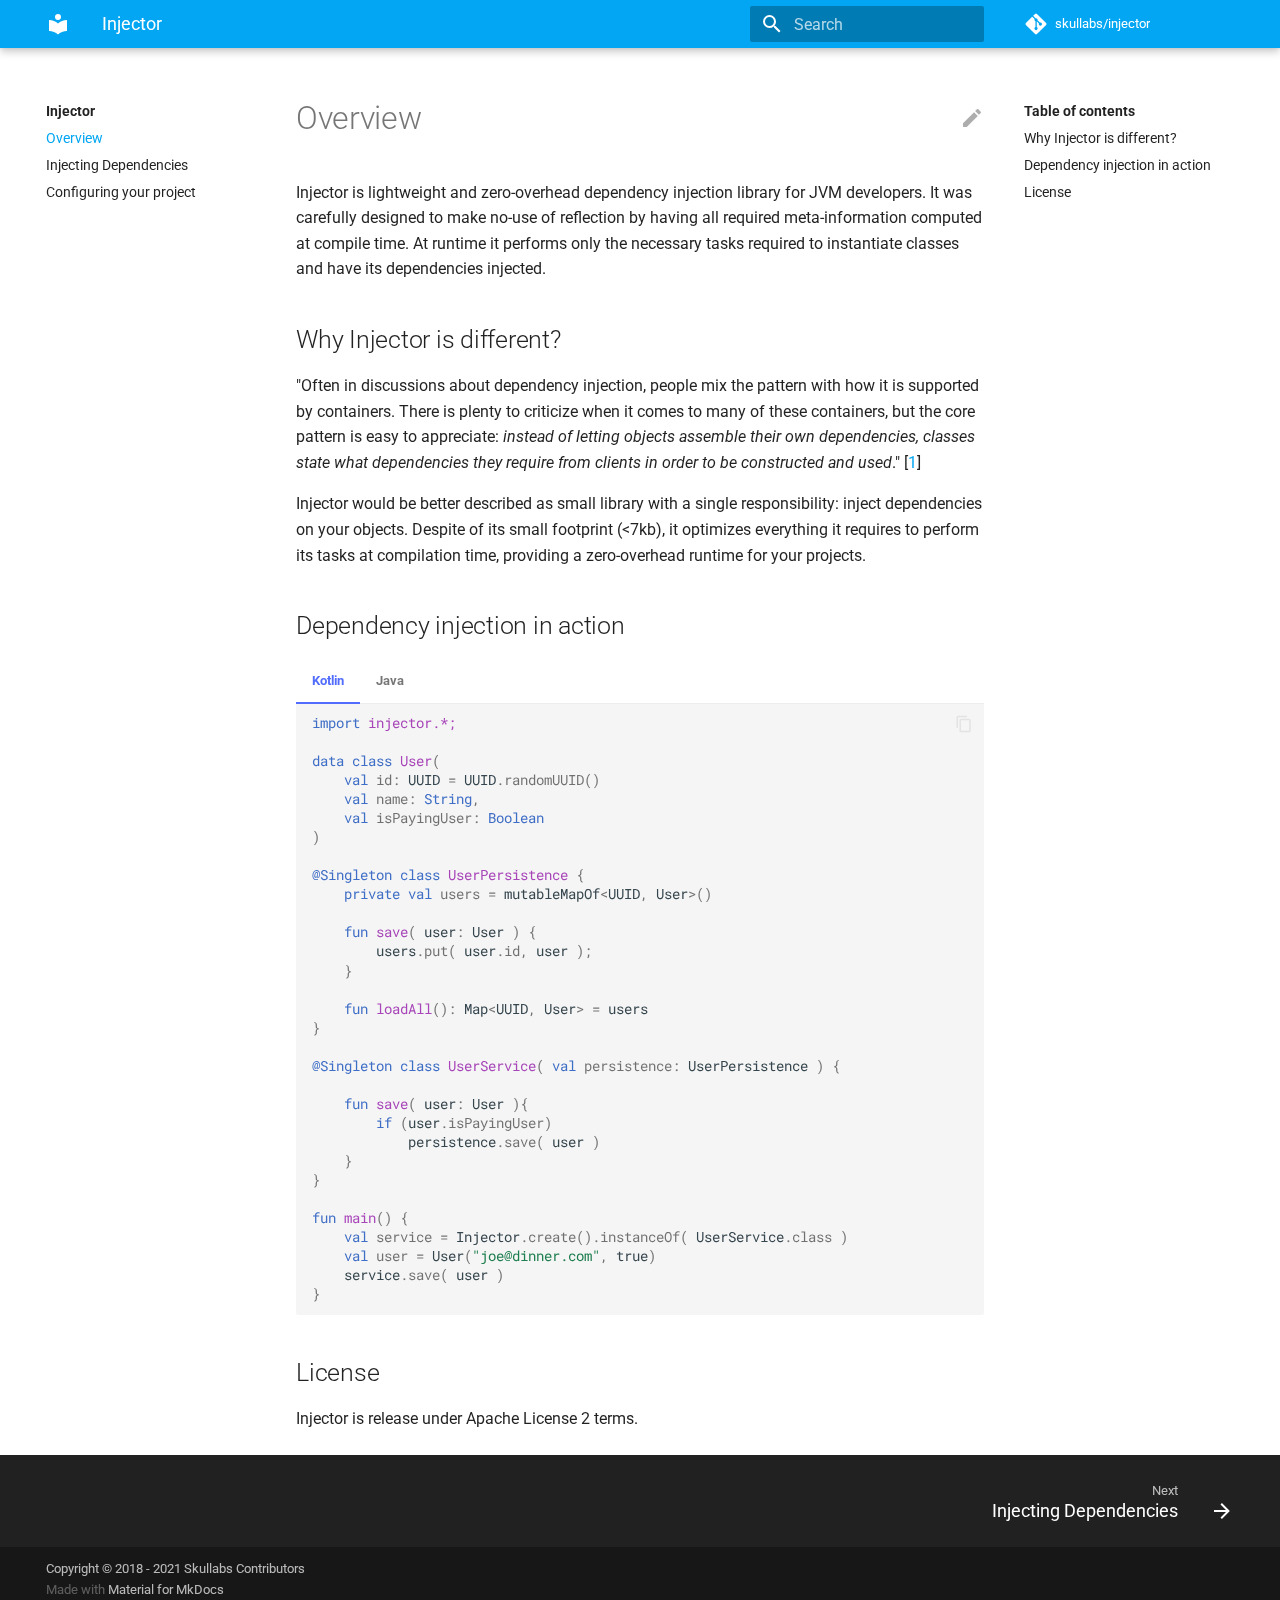
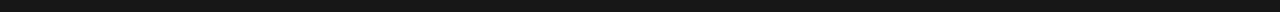
<file: docs/index.html>
<!doctype html>
<html lang="en" class="no-js">
  <head>
    
      <meta charset="utf-8">
      <meta name="viewport" content="width=device-width,initial-scale=1">
      
        <meta name="description" content="Zero-overhead and minimalist dependency injection library">
      
      
      
        <meta name="author" content="Skullabs Contributors">
      
      
        <link rel="canonical" href="https://skullabs.github.io/injector/">
      
      <link rel="icon" href="assets/images/favicon.png">
      <meta name="generator" content="mkdocs-1.2.1, mkdocs-material-7.1.9">
    
    
      
        <title>Injector</title>
      
    
    
      <link rel="stylesheet" href="assets/stylesheets/main.ca7ac06f.min.css">
      
        
        <link rel="stylesheet" href="assets/stylesheets/palette.f1a3b89f.min.css">
        
          
          
          <meta name="theme-color" content="#02a6f2">
        
      
    
    
    
      
        
        <link rel="preconnect" href="https://fonts.gstatic.com" crossorigin>
        <link rel="stylesheet" href="https://fonts.googleapis.com/css?family=Roboto:300,400,400i,700%7CRoboto+Mono&display=fallback">
        <style>:root{--md-text-font-family:"Roboto";--md-code-font-family:"Roboto Mono"}</style>
      
    
    
    
      <link rel="stylesheet" href="custom.css">
    
    
      


    
    
  </head>
  
  
    
    
    
    
    
    <body dir="ltr" data-md-color-scheme="" data-md-color-primary="light-blue" data-md-color-accent="blue-grey">
  
    
    <script>function __prefix(e){return new URL(".",location).pathname+"."+e}function __get(e,t=localStorage){return JSON.parse(t.getItem(__prefix(e)))}</script>
    
    <input class="md-toggle" data-md-toggle="drawer" type="checkbox" id="__drawer" autocomplete="off">
    <input class="md-toggle" data-md-toggle="search" type="checkbox" id="__search" autocomplete="off">
    <label class="md-overlay" for="__drawer"></label>
    <div data-md-component="skip">
      
        
        <a href="#overview" class="md-skip">
          Skip to content
        </a>
      
    </div>
    <div data-md-component="announce">
      
    </div>
    
      <header class="md-header" data-md-component="header">
  <nav class="md-header__inner md-grid" aria-label="Header">
    <a href="." title="Injector" class="md-header__button md-logo" aria-label="Injector" data-md-component="logo">
      
  
  <svg xmlns="http://www.w3.org/2000/svg" viewBox="0 0 24 24"><path d="M12 8a3 3 0 0 0 3-3 3 3 0 0 0-3-3 3 3 0 0 0-3 3 3 3 0 0 0 3 3m0 3.54C9.64 9.35 6.5 8 3 8v11c3.5 0 6.64 1.35 9 3.54 2.36-2.19 5.5-3.54 9-3.54V8c-3.5 0-6.64 1.35-9 3.54z"/></svg>

    </a>
    <label class="md-header__button md-icon" for="__drawer">
      <svg xmlns="http://www.w3.org/2000/svg" viewBox="0 0 24 24"><path d="M3 6h18v2H3V6m0 5h18v2H3v-2m0 5h18v2H3v-2z"/></svg>
    </label>
    <div class="md-header__title" data-md-component="header-title">
      <div class="md-header__ellipsis">
        <div class="md-header__topic">
          <span class="md-ellipsis">
            Injector
          </span>
        </div>
        <div class="md-header__topic" data-md-component="header-topic">
          <span class="md-ellipsis">
            
              Overview
            
          </span>
        </div>
      </div>
    </div>
    
    
    
      <label class="md-header__button md-icon" for="__search">
        <svg xmlns="http://www.w3.org/2000/svg" viewBox="0 0 24 24"><path d="M9.5 3A6.5 6.5 0 0 1 16 9.5c0 1.61-.59 3.09-1.56 4.23l.27.27h.79l5 5-1.5 1.5-5-5v-.79l-.27-.27A6.516 6.516 0 0 1 9.5 16 6.5 6.5 0 0 1 3 9.5 6.5 6.5 0 0 1 9.5 3m0 2C7 5 5 7 5 9.5S7 14 9.5 14 14 12 14 9.5 12 5 9.5 5z"/></svg>
      </label>
      
<div class="md-search" data-md-component="search" role="dialog">
  <label class="md-search__overlay" for="__search"></label>
  <div class="md-search__inner" role="search">
    <form class="md-search__form" name="search">
      <input type="text" class="md-search__input" name="query" aria-label="Search" placeholder="Search" autocapitalize="off" autocorrect="off" autocomplete="off" spellcheck="false" data-md-component="search-query" data-md-state="active" required>
      <label class="md-search__icon md-icon" for="__search">
        <svg xmlns="http://www.w3.org/2000/svg" viewBox="0 0 24 24"><path d="M9.5 3A6.5 6.5 0 0 1 16 9.5c0 1.61-.59 3.09-1.56 4.23l.27.27h.79l5 5-1.5 1.5-5-5v-.79l-.27-.27A6.516 6.516 0 0 1 9.5 16 6.5 6.5 0 0 1 3 9.5 6.5 6.5 0 0 1 9.5 3m0 2C7 5 5 7 5 9.5S7 14 9.5 14 14 12 14 9.5 12 5 9.5 5z"/></svg>
        <svg xmlns="http://www.w3.org/2000/svg" viewBox="0 0 24 24"><path d="M20 11v2H8l5.5 5.5-1.42 1.42L4.16 12l7.92-7.92L13.5 5.5 8 11h12z"/></svg>
      </label>
      <button type="reset" class="md-search__icon md-icon" aria-label="Clear" tabindex="-1">
        <svg xmlns="http://www.w3.org/2000/svg" viewBox="0 0 24 24"><path d="M19 6.41 17.59 5 12 10.59 6.41 5 5 6.41 10.59 12 5 17.59 6.41 19 12 13.41 17.59 19 19 17.59 13.41 12 19 6.41z"/></svg>
      </button>
    </form>
    <div class="md-search__output">
      <div class="md-search__scrollwrap" data-md-scrollfix>
        <div class="md-search-result" data-md-component="search-result">
          <div class="md-search-result__meta">
            Initializing search
          </div>
          <ol class="md-search-result__list"></ol>
        </div>
      </div>
    </div>
  </div>
</div>
    
    
      <div class="md-header__source">
        
<a href="https://github.com/Skullabs/injector/" title="Go to repository" class="md-source" data-md-component="source">
  <div class="md-source__icon md-icon">
    
    <svg xmlns="http://www.w3.org/2000/svg" viewBox="0 0 448 512"><path d="M439.55 236.05 244 40.45a28.87 28.87 0 0 0-40.81 0l-40.66 40.63 51.52 51.52c27.06-9.14 52.68 16.77 43.39 43.68l49.66 49.66c34.23-11.8 61.18 31 35.47 56.69-26.49 26.49-70.21-2.87-56-37.34L240.22 199v121.85c25.3 12.54 22.26 41.85 9.08 55a34.34 34.34 0 0 1-48.55 0c-17.57-17.6-11.07-46.91 11.25-56v-123c-20.8-8.51-24.6-30.74-18.64-45L142.57 101 8.45 235.14a28.86 28.86 0 0 0 0 40.81l195.61 195.6a28.86 28.86 0 0 0 40.8 0l194.69-194.69a28.86 28.86 0 0 0 0-40.81z"/></svg>
  </div>
  <div class="md-source__repository">
    skullabs/injector
  </div>
</a>
      </div>
    
  </nav>
</header>
    
    <div class="md-container" data-md-component="container">
      
      
        
      
      <main class="md-main" data-md-component="main">
        <div class="md-main__inner md-grid">
          
            
              
              <div class="md-sidebar md-sidebar--primary" data-md-component="sidebar" data-md-type="navigation" >
                <div class="md-sidebar__scrollwrap">
                  <div class="md-sidebar__inner">
                    


<nav class="md-nav md-nav--primary" aria-label="Navigation" data-md-level="0">
  <label class="md-nav__title" for="__drawer">
    <a href="." title="Injector" class="md-nav__button md-logo" aria-label="Injector" data-md-component="logo">
      
  
  <svg xmlns="http://www.w3.org/2000/svg" viewBox="0 0 24 24"><path d="M12 8a3 3 0 0 0 3-3 3 3 0 0 0-3-3 3 3 0 0 0-3 3 3 3 0 0 0 3 3m0 3.54C9.64 9.35 6.5 8 3 8v11c3.5 0 6.64 1.35 9 3.54 2.36-2.19 5.5-3.54 9-3.54V8c-3.5 0-6.64 1.35-9 3.54z"/></svg>

    </a>
    Injector
  </label>
  
    <div class="md-nav__source">
      
<a href="https://github.com/Skullabs/injector/" title="Go to repository" class="md-source" data-md-component="source">
  <div class="md-source__icon md-icon">
    
    <svg xmlns="http://www.w3.org/2000/svg" viewBox="0 0 448 512"><path d="M439.55 236.05 244 40.45a28.87 28.87 0 0 0-40.81 0l-40.66 40.63 51.52 51.52c27.06-9.14 52.68 16.77 43.39 43.68l49.66 49.66c34.23-11.8 61.18 31 35.47 56.69-26.49 26.49-70.21-2.87-56-37.34L240.22 199v121.85c25.3 12.54 22.26 41.85 9.08 55a34.34 34.34 0 0 1-48.55 0c-17.57-17.6-11.07-46.91 11.25-56v-123c-20.8-8.51-24.6-30.74-18.64-45L142.57 101 8.45 235.14a28.86 28.86 0 0 0 0 40.81l195.61 195.6a28.86 28.86 0 0 0 40.8 0l194.69-194.69a28.86 28.86 0 0 0 0-40.81z"/></svg>
  </div>
  <div class="md-source__repository">
    skullabs/injector
  </div>
</a>
    </div>
  
  <ul class="md-nav__list" data-md-scrollfix>
    
      
      
      

  
  
    
  
  
    <li class="md-nav__item md-nav__item--active">
      
      <input class="md-nav__toggle md-toggle" data-md-toggle="toc" type="checkbox" id="__toc">
      
      
        
      
      
        <label class="md-nav__link md-nav__link--active" for="__toc">
          Overview
          <span class="md-nav__icon md-icon"></span>
        </label>
      
      <a href="." class="md-nav__link md-nav__link--active">
        Overview
      </a>
      
        
<nav class="md-nav md-nav--secondary" aria-label="Table of contents">
  
  
  
    
  
  
    <label class="md-nav__title" for="__toc">
      <span class="md-nav__icon md-icon"></span>
      Table of contents
    </label>
    <ul class="md-nav__list" data-md-component="toc" data-md-scrollfix>
      
        <li class="md-nav__item">
  <a href="#why-injector-is-different" class="md-nav__link">
    Why Injector is different?
  </a>
  
</li>
      
        <li class="md-nav__item">
  <a href="#dependency-injection-in-action" class="md-nav__link">
    Dependency injection in action
  </a>
  
</li>
      
        <li class="md-nav__item">
  <a href="#license" class="md-nav__link">
    License
  </a>
  
</li>
      
    </ul>
  
</nav>
      
    </li>
  

    
      
      
      

  
  
  
    <li class="md-nav__item">
      <a href="basics/" class="md-nav__link">
        Injecting Dependencies
      </a>
    </li>
  

    
      
      
      

  
  
  
    <li class="md-nav__item">
      <a href="config/" class="md-nav__link">
        Configuring your project
      </a>
    </li>
  

    
  </ul>
</nav>
                  </div>
                </div>
              </div>
            
            
              
              <div class="md-sidebar md-sidebar--secondary" data-md-component="sidebar" data-md-type="toc" >
                <div class="md-sidebar__scrollwrap">
                  <div class="md-sidebar__inner">
                    
<nav class="md-nav md-nav--secondary" aria-label="Table of contents">
  
  
  
    
  
  
    <label class="md-nav__title" for="__toc">
      <span class="md-nav__icon md-icon"></span>
      Table of contents
    </label>
    <ul class="md-nav__list" data-md-component="toc" data-md-scrollfix>
      
        <li class="md-nav__item">
  <a href="#why-injector-is-different" class="md-nav__link">
    Why Injector is different?
  </a>
  
</li>
      
        <li class="md-nav__item">
  <a href="#dependency-injection-in-action" class="md-nav__link">
    Dependency injection in action
  </a>
  
</li>
      
        <li class="md-nav__item">
  <a href="#license" class="md-nav__link">
    License
  </a>
  
</li>
      
    </ul>
  
</nav>
                  </div>
                </div>
              </div>
            
          
          <div class="md-content" data-md-component="content">
            <article class="md-content__inner md-typeset">
              
                
                  <a href="https://github.com/Skullabs/injector/edit/master/docs/index.md" title="Edit this page" class="md-content__button md-icon">
                    <svg xmlns="http://www.w3.org/2000/svg" viewBox="0 0 24 24"><path d="M20.71 7.04c.39-.39.39-1.04 0-1.41l-2.34-2.34c-.37-.39-1.02-.39-1.41 0l-1.84 1.83 3.75 3.75M3 17.25V21h3.75L17.81 9.93l-3.75-3.75L3 17.25z"/></svg>
                  </a>
                
                
                <h1 id="overview">Overview</h1>
<p>Injector is lightweight and zero-overhead dependency injection library for JVM developers.
It was carefully designed to make no-use of reflection by having all required meta-information
computed at compile time. At runtime it performs only the necessary tasks required to instantiate
classes and have its dependencies injected.</p>
<h2 id="why-injector-is-different">Why Injector is different?</h2>
<p>"Often in discussions about dependency injection, people mix the pattern with how it is
supported by containers. There is plenty to criticize when it comes to many of these containers,
but the core pattern is easy to appreciate: <em>instead of letting objects assemble their own
dependencies, classes state what dependencies they require from clients in order to be
constructed and used</em>."
[<a href="https://engineering.snagajob.com/dont-like-dependency-injection-898de93dc8d3#a541">1</a>]</p>
<p>Injector would be better described as small library with a single responsibility: inject
dependencies on your objects. Despite of its small footprint (&lt;7kb), it optimizes everything
it requires to perform its tasks at compilation time, providing a zero-overhead runtime
for your projects.</p>
<h2 id="dependency-injection-in-action">Dependency injection in action</h2>
<div class="tabbed-set" data-tabs="1:2"><input checked="checked" id="__tabbed_1_1" name="__tabbed_1" type="radio" /><label for="__tabbed_1_1">Kotlin</label><div class="tabbed-content">
<div class="highlight"><pre><span></span><code><span class="k">import</span> <span class="nn">injector.*;</span>

<span class="kd">data</span> <span class="kd">class</span> <span class="nc">User</span><span class="p">(</span>
    <span class="kd">val</span> <span class="nv">id</span><span class="p">:</span> <span class="n">UUID</span> <span class="o">=</span> <span class="n">UUID</span><span class="p">.</span><span class="na">randomUUID</span><span class="p">()</span>
    <span class="kd">val</span> <span class="nv">name</span><span class="p">:</span> <span class="kt">String</span><span class="p">,</span>
    <span class="kd">val</span> <span class="nv">isPayingUser</span><span class="p">:</span> <span class="kt">Boolean</span>
<span class="p">)</span>

<span class="nd">@Singleton</span> <span class="kd">class</span> <span class="nc">UserPersistence</span> <span class="p">{</span>
    <span class="kd">private</span> <span class="kd">val</span> <span class="nv">users</span> <span class="o">=</span> <span class="n">mutableMapOf</span><span class="o">&lt;</span><span class="n">UUID</span><span class="p">,</span> <span class="n">User</span><span class="o">&gt;</span><span class="p">()</span>

    <span class="kd">fun</span> <span class="nf">save</span><span class="p">(</span> <span class="n">user</span><span class="p">:</span> <span class="n">User</span> <span class="p">)</span> <span class="p">{</span>
        <span class="n">users</span><span class="p">.</span><span class="na">put</span><span class="p">(</span> <span class="n">user</span><span class="p">.</span><span class="na">id</span><span class="p">,</span> <span class="n">user</span> <span class="p">);</span>
    <span class="p">}</span>

    <span class="kd">fun</span> <span class="nf">loadAll</span><span class="p">():</span> <span class="n">Map</span><span class="o">&lt;</span><span class="n">UUID</span><span class="p">,</span> <span class="n">User</span><span class="o">&gt;</span> <span class="o">=</span> <span class="n">users</span>
<span class="p">}</span>

<span class="nd">@Singleton</span> <span class="kd">class</span> <span class="nc">UserService</span><span class="p">(</span> <span class="kd">val</span> <span class="nv">persistence</span><span class="p">:</span> <span class="n">UserPersistence</span> <span class="p">)</span> <span class="p">{</span>

    <span class="kd">fun</span> <span class="nf">save</span><span class="p">(</span> <span class="n">user</span><span class="p">:</span> <span class="n">User</span> <span class="p">){</span>
        <span class="k">if</span> <span class="p">(</span><span class="n">user</span><span class="p">.</span><span class="na">isPayingUser</span><span class="p">)</span>
            <span class="n">persistence</span><span class="p">.</span><span class="na">save</span><span class="p">(</span> <span class="n">user</span> <span class="p">)</span>
    <span class="p">}</span>
<span class="p">}</span>

<span class="kd">fun</span> <span class="nf">main</span><span class="p">()</span> <span class="p">{</span>
    <span class="kd">val</span> <span class="nv">service</span> <span class="o">=</span> <span class="n">Injector</span><span class="p">.</span><span class="na">create</span><span class="p">().</span><span class="na">instanceOf</span><span class="p">(</span> <span class="n">UserService</span><span class="p">.</span><span class="na">class</span> <span class="p">)</span>
    <span class="kd">val</span> <span class="nv">user</span> <span class="o">=</span> <span class="n">User</span><span class="p">(</span><span class="s">&quot;joe@dinner.com&quot;</span><span class="p">,</span> <span class="kc">true</span><span class="p">)</span>
    <span class="n">service</span><span class="p">.</span><span class="na">save</span><span class="p">(</span> <span class="n">user</span> <span class="p">)</span>
<span class="p">}</span>
</code></pre></div>
</div>
<input id="__tabbed_1_2" name="__tabbed_1" type="radio" /><label for="__tabbed_1_2">Java</label><div class="tabbed-content">
<div class="highlight"><pre><span></span><code><span class="kn">import</span> <span class="nn">injector.*</span><span class="p">;</span>
<span class="kn">import</span> <span class="nn">java.util.*</span><span class="p">;</span>

<span class="kd">class</span> <span class="nc">User</span> <span class="p">{</span>
    <span class="kd">final</span> <span class="n">UUID</span> <span class="n">id</span> <span class="o">=</span> <span class="n">UUID</span><span class="p">.</span><span class="na">randomUUID</span><span class="p">();</span>
    <span class="kd">final</span> <span class="n">String</span> <span class="n">name</span><span class="p">;</span>
    <span class="kd">final</span> <span class="n">Boolean</span> <span class="n">isPayingUser</span><span class="p">;</span>

    <span class="n">User</span><span class="p">(</span> <span class="n">String</span> <span class="n">name</span><span class="p">,</span> <span class="n">Boolean</span> <span class="n">isPayingUser</span> <span class="p">){</span>
        <span class="k">this</span><span class="p">.</span><span class="na">name</span> <span class="o">=</span> <span class="n">name</span><span class="p">;</span>
        <span class="k">this</span><span class="p">.</span><span class="na">isPayingUser</span> <span class="o">=</span> <span class="n">isPayingUser</span><span class="p">;</span>
    <span class="p">}</span>
<span class="p">}</span>

<span class="nd">@Singleton</span>
<span class="kd">class</span> <span class="nc">UserPersistence</span> <span class="p">{</span>
    <span class="kd">private</span> <span class="kd">final</span> <span class="n">Map</span><span class="o">&lt;</span><span class="n">UUID</span><span class="p">,</span><span class="n">User</span><span class="o">&gt;</span> <span class="n">users</span> <span class="o">=</span> <span class="k">new</span> <span class="n">HashMap</span><span class="o">&lt;&gt;</span><span class="p">();</span>

    <span class="kt">void</span> <span class="nf">save</span><span class="p">(</span> <span class="n">User</span> <span class="n">user</span> <span class="p">)</span> <span class="p">{</span>
        <span class="n">users</span><span class="p">.</span><span class="na">put</span><span class="p">(</span> <span class="n">user</span><span class="p">.</span><span class="na">id</span><span class="p">,</span> <span class="n">user</span> <span class="p">);</span>
    <span class="p">}</span>
<span class="p">}</span>

<span class="nd">@Singleton</span>
<span class="kd">class</span> <span class="nc">UserService</span> <span class="p">{</span>

    <span class="kd">final</span> <span class="n">UserPersistence</span> <span class="n">persistence</span><span class="p">;</span>

    <span class="n">UserService</span><span class="p">(</span> <span class="n">UserPersistence</span> <span class="n">persistence</span> <span class="p">){</span>
        <span class="k">this</span><span class="p">.</span><span class="na">persistence</span> <span class="o">=</span> <span class="n">persistence</span><span class="p">;</span>
    <span class="p">}</span>

    <span class="kt">void</span> <span class="nf">save</span><span class="p">(</span> <span class="n">User</span> <span class="n">user</span> <span class="p">){</span>
        <span class="k">if</span> <span class="p">(</span><span class="n">user</span><span class="p">.</span><span class="na">isPayingUser</span><span class="p">)</span>
            <span class="n">persistence</span><span class="p">.</span><span class="na">save</span><span class="p">(</span> <span class="n">user</span> <span class="p">);</span>
    <span class="p">}</span>
<span class="p">}</span>

<span class="kd">class</span> <span class="nc">Main</span> <span class="p">{</span>
    <span class="kd">public</span> <span class="kd">static</span> <span class="kt">void</span> <span class="nf">main</span><span class="p">(</span><span class="n">String</span><span class="o">[]</span> <span class="n">args</span><span class="p">)</span> <span class="p">{</span>
        <span class="n">UserService</span> <span class="n">service</span> <span class="o">=</span> <span class="n">Injector</span><span class="p">.</span><span class="na">create</span><span class="p">().</span><span class="na">instanceOf</span><span class="p">(</span><span class="n">UserService</span><span class="p">.</span><span class="na">class</span><span class="p">);</span>
        <span class="n">User</span> <span class="n">user</span> <span class="o">=</span> <span class="k">new</span> <span class="n">User</span><span class="p">(</span><span class="s">&quot;joe@dinner.com&quot;</span><span class="p">,</span> <span class="kc">true</span><span class="p">);</span>
        <span class="n">service</span><span class="p">.</span><span class="na">save</span><span class="p">(</span> <span class="n">user</span> <span class="p">);</span>
    <span class="p">}</span>
<span class="p">}</span>
</code></pre></div>
</div>
</div>
<h2 id="license">License</h2>
<p>Injector is release under Apache License 2 terms.</p>
                
              
              
                


              
            </article>
          </div>
        </div>
        
      </main>
      
        
<footer class="md-footer">
  
    <nav class="md-footer__inner md-grid" aria-label="Footer">
      
      
        
        <a href="basics/" class="md-footer__link md-footer__link--next" aria-label="Next: Injecting Dependencies" rel="next">
          <div class="md-footer__title">
            <div class="md-ellipsis">
              <span class="md-footer__direction">
                Next
              </span>
              Injecting Dependencies
            </div>
          </div>
          <div class="md-footer__button md-icon">
            <svg xmlns="http://www.w3.org/2000/svg" viewBox="0 0 24 24"><path d="M4 11v2h12l-5.5 5.5 1.42 1.42L19.84 12l-7.92-7.92L10.5 5.5 16 11H4z"/></svg>
          </div>
        </a>
      
    </nav>
  
  <div class="md-footer-meta md-typeset">
    <div class="md-footer-meta__inner md-grid">
      <div class="md-footer-copyright">
        
          <div class="md-footer-copyright__highlight">
            Copyright &copy; 2018 - 2021 Skullabs Contributors
          </div>
        
        Made with
        <a href="https://squidfunk.github.io/mkdocs-material/" target="_blank" rel="noopener">
          Material for MkDocs
        </a>
        
      </div>
      
    </div>
  </div>
</footer>
      
    </div>
    <div class="md-dialog" data-md-component="dialog">
      <div class="md-dialog__inner md-typeset"></div>
    </div>
    <script id="__config" type="application/json">{"base": ".", "features": [], "translations": {"clipboard.copy": "Copy to clipboard", "clipboard.copied": "Copied to clipboard", "search.config.lang": "en", "search.config.pipeline": "trimmer, stopWordFilter", "search.config.separator": "[\\s\\-]+", "search.placeholder": "Search", "search.result.placeholder": "Type to start searching", "search.result.none": "No matching documents", "search.result.one": "1 matching document", "search.result.other": "# matching documents", "search.result.more.one": "1 more on this page", "search.result.more.other": "# more on this page", "search.result.term.missing": "Missing", "select.version.title": "Select version"}, "search": "assets/javascripts/workers/search.477d984a.min.js", "version": null}</script>
    
    
      <script src="assets/javascripts/bundle.82b56eb2.min.js"></script>
      
    
  </body>
</html>
</file>
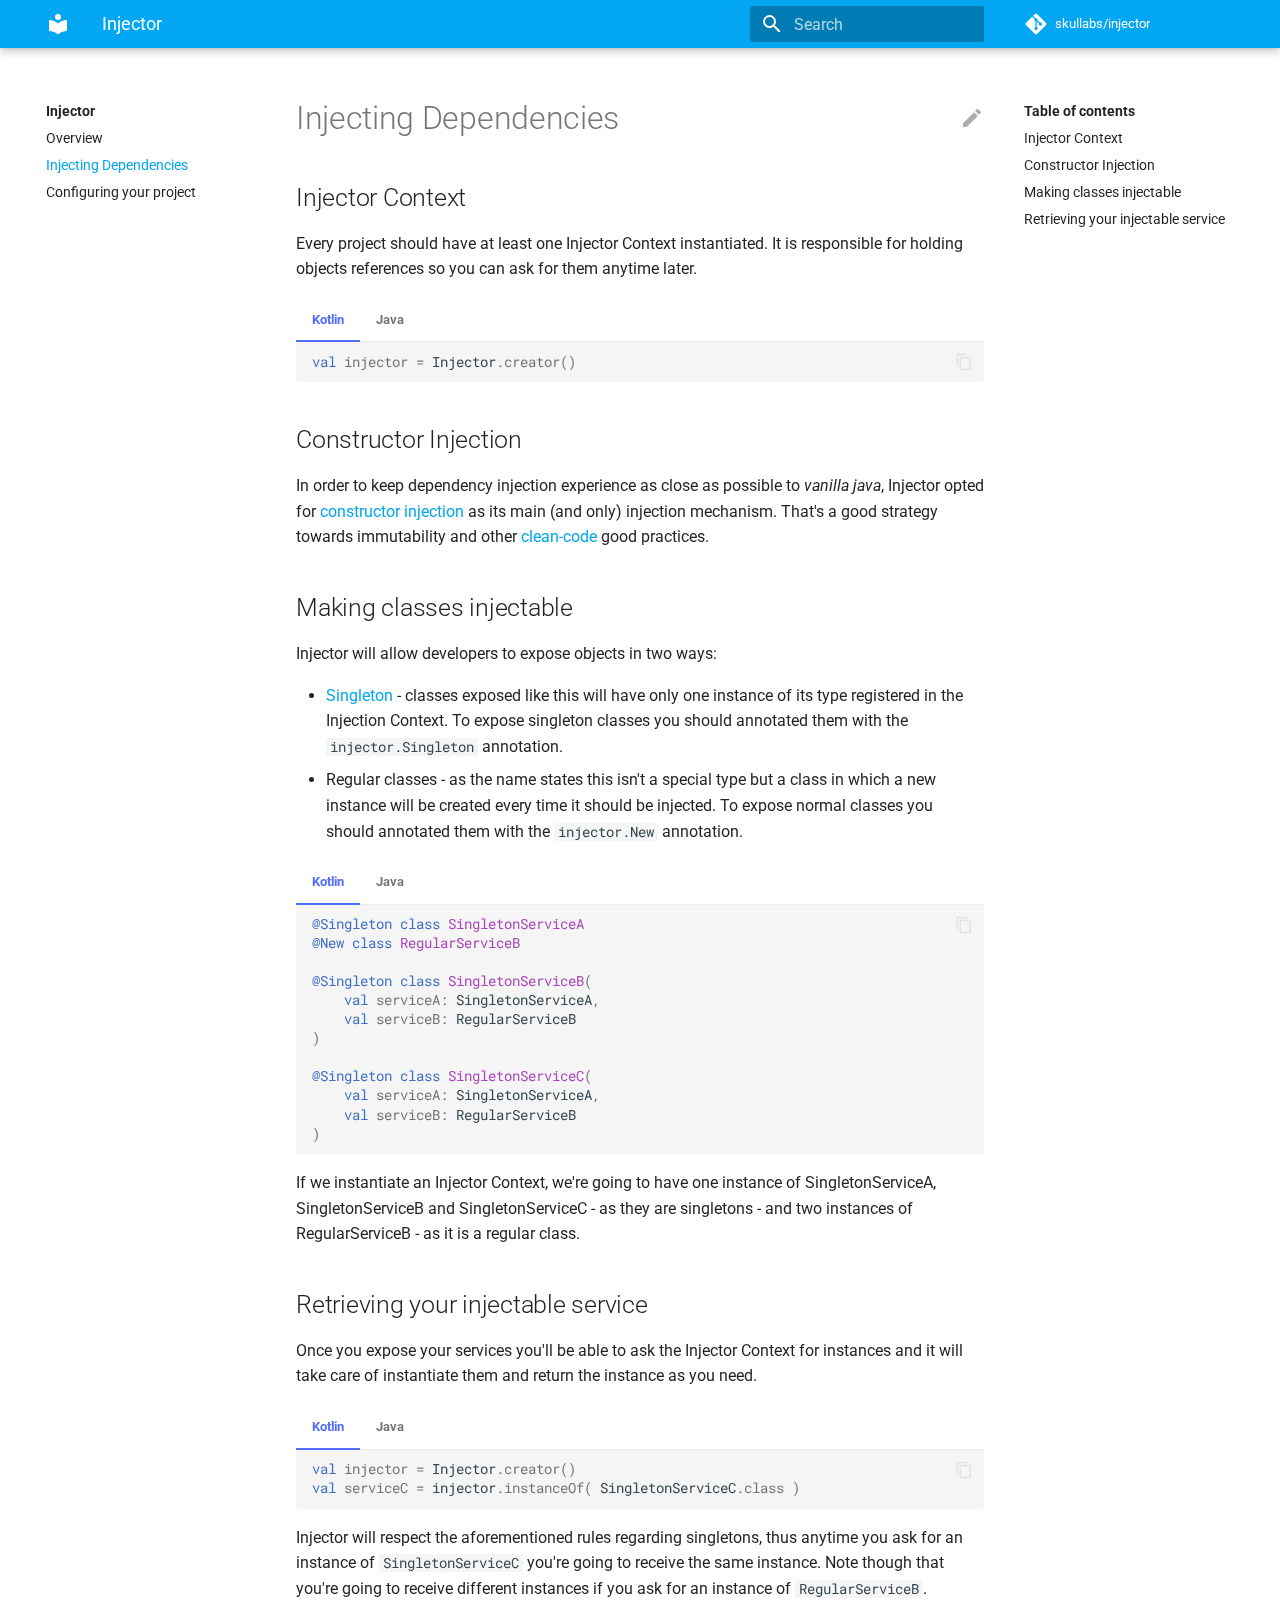
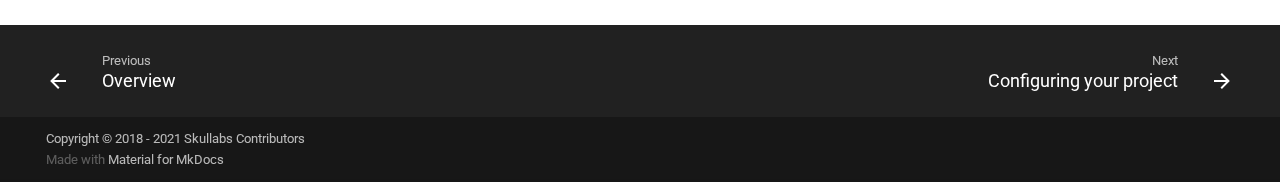
<file: docs/basics/index.html>
<!doctype html>
<html lang="en" class="no-js">
  <head>
    
      <meta charset="utf-8">
      <meta name="viewport" content="width=device-width,initial-scale=1">
      
        <meta name="description" content="Zero-overhead and minimalist dependency injection library">
      
      
      
        <meta name="author" content="Skullabs Contributors">
      
      
        <link rel="canonical" href="https://skullabs.github.io/injector/basics/">
      
      <link rel="icon" href="../assets/images/favicon.png">
      <meta name="generator" content="mkdocs-1.2.1, mkdocs-material-7.1.9">
    
    
      
        <title>Injecting Dependencies - Injector</title>
      
    
    
      <link rel="stylesheet" href="../assets/stylesheets/main.ca7ac06f.min.css">
      
        
        <link rel="stylesheet" href="../assets/stylesheets/palette.f1a3b89f.min.css">
        
          
          
          <meta name="theme-color" content="#02a6f2">
        
      
    
    
    
      
        
        <link rel="preconnect" href="https://fonts.gstatic.com" crossorigin>
        <link rel="stylesheet" href="https://fonts.googleapis.com/css?family=Roboto:300,400,400i,700%7CRoboto+Mono&display=fallback">
        <style>:root{--md-text-font-family:"Roboto";--md-code-font-family:"Roboto Mono"}</style>
      
    
    
    
      <link rel="stylesheet" href="../custom.css">
    
    
      


    
    
  </head>
  
  
    
    
    
    
    
    <body dir="ltr" data-md-color-scheme="" data-md-color-primary="light-blue" data-md-color-accent="blue-grey">
  
    
    <script>function __prefix(e){return new URL("..",location).pathname+"."+e}function __get(e,t=localStorage){return JSON.parse(t.getItem(__prefix(e)))}</script>
    
    <input class="md-toggle" data-md-toggle="drawer" type="checkbox" id="__drawer" autocomplete="off">
    <input class="md-toggle" data-md-toggle="search" type="checkbox" id="__search" autocomplete="off">
    <label class="md-overlay" for="__drawer"></label>
    <div data-md-component="skip">
      
        
        <a href="#injecting-dependencies" class="md-skip">
          Skip to content
        </a>
      
    </div>
    <div data-md-component="announce">
      
    </div>
    
      <header class="md-header" data-md-component="header">
  <nav class="md-header__inner md-grid" aria-label="Header">
    <a href=".." title="Injector" class="md-header__button md-logo" aria-label="Injector" data-md-component="logo">
      
  
  <svg xmlns="http://www.w3.org/2000/svg" viewBox="0 0 24 24"><path d="M12 8a3 3 0 0 0 3-3 3 3 0 0 0-3-3 3 3 0 0 0-3 3 3 3 0 0 0 3 3m0 3.54C9.64 9.35 6.5 8 3 8v11c3.5 0 6.64 1.35 9 3.54 2.36-2.19 5.5-3.54 9-3.54V8c-3.5 0-6.64 1.35-9 3.54z"/></svg>

    </a>
    <label class="md-header__button md-icon" for="__drawer">
      <svg xmlns="http://www.w3.org/2000/svg" viewBox="0 0 24 24"><path d="M3 6h18v2H3V6m0 5h18v2H3v-2m0 5h18v2H3v-2z"/></svg>
    </label>
    <div class="md-header__title" data-md-component="header-title">
      <div class="md-header__ellipsis">
        <div class="md-header__topic">
          <span class="md-ellipsis">
            Injector
          </span>
        </div>
        <div class="md-header__topic" data-md-component="header-topic">
          <span class="md-ellipsis">
            
              Injecting Dependencies
            
          </span>
        </div>
      </div>
    </div>
    
    
    
      <label class="md-header__button md-icon" for="__search">
        <svg xmlns="http://www.w3.org/2000/svg" viewBox="0 0 24 24"><path d="M9.5 3A6.5 6.5 0 0 1 16 9.5c0 1.61-.59 3.09-1.56 4.23l.27.27h.79l5 5-1.5 1.5-5-5v-.79l-.27-.27A6.516 6.516 0 0 1 9.5 16 6.5 6.5 0 0 1 3 9.5 6.5 6.5 0 0 1 9.5 3m0 2C7 5 5 7 5 9.5S7 14 9.5 14 14 12 14 9.5 12 5 9.5 5z"/></svg>
      </label>
      
<div class="md-search" data-md-component="search" role="dialog">
  <label class="md-search__overlay" for="__search"></label>
  <div class="md-search__inner" role="search">
    <form class="md-search__form" name="search">
      <input type="text" class="md-search__input" name="query" aria-label="Search" placeholder="Search" autocapitalize="off" autocorrect="off" autocomplete="off" spellcheck="false" data-md-component="search-query" data-md-state="active" required>
      <label class="md-search__icon md-icon" for="__search">
        <svg xmlns="http://www.w3.org/2000/svg" viewBox="0 0 24 24"><path d="M9.5 3A6.5 6.5 0 0 1 16 9.5c0 1.61-.59 3.09-1.56 4.23l.27.27h.79l5 5-1.5 1.5-5-5v-.79l-.27-.27A6.516 6.516 0 0 1 9.5 16 6.5 6.5 0 0 1 3 9.5 6.5 6.5 0 0 1 9.5 3m0 2C7 5 5 7 5 9.5S7 14 9.5 14 14 12 14 9.5 12 5 9.5 5z"/></svg>
        <svg xmlns="http://www.w3.org/2000/svg" viewBox="0 0 24 24"><path d="M20 11v2H8l5.5 5.5-1.42 1.42L4.16 12l7.92-7.92L13.5 5.5 8 11h12z"/></svg>
      </label>
      <button type="reset" class="md-search__icon md-icon" aria-label="Clear" tabindex="-1">
        <svg xmlns="http://www.w3.org/2000/svg" viewBox="0 0 24 24"><path d="M19 6.41 17.59 5 12 10.59 6.41 5 5 6.41 10.59 12 5 17.59 6.41 19 12 13.41 17.59 19 19 17.59 13.41 12 19 6.41z"/></svg>
      </button>
    </form>
    <div class="md-search__output">
      <div class="md-search__scrollwrap" data-md-scrollfix>
        <div class="md-search-result" data-md-component="search-result">
          <div class="md-search-result__meta">
            Initializing search
          </div>
          <ol class="md-search-result__list"></ol>
        </div>
      </div>
    </div>
  </div>
</div>
    
    
      <div class="md-header__source">
        
<a href="https://github.com/Skullabs/injector/" title="Go to repository" class="md-source" data-md-component="source">
  <div class="md-source__icon md-icon">
    
    <svg xmlns="http://www.w3.org/2000/svg" viewBox="0 0 448 512"><path d="M439.55 236.05 244 40.45a28.87 28.87 0 0 0-40.81 0l-40.66 40.63 51.52 51.52c27.06-9.14 52.68 16.77 43.39 43.68l49.66 49.66c34.23-11.8 61.18 31 35.47 56.69-26.49 26.49-70.21-2.87-56-37.34L240.22 199v121.85c25.3 12.54 22.26 41.85 9.08 55a34.34 34.34 0 0 1-48.55 0c-17.57-17.6-11.07-46.91 11.25-56v-123c-20.8-8.51-24.6-30.74-18.64-45L142.57 101 8.45 235.14a28.86 28.86 0 0 0 0 40.81l195.61 195.6a28.86 28.86 0 0 0 40.8 0l194.69-194.69a28.86 28.86 0 0 0 0-40.81z"/></svg>
  </div>
  <div class="md-source__repository">
    skullabs/injector
  </div>
</a>
      </div>
    
  </nav>
</header>
    
    <div class="md-container" data-md-component="container">
      
      
        
      
      <main class="md-main" data-md-component="main">
        <div class="md-main__inner md-grid">
          
            
              
              <div class="md-sidebar md-sidebar--primary" data-md-component="sidebar" data-md-type="navigation" >
                <div class="md-sidebar__scrollwrap">
                  <div class="md-sidebar__inner">
                    


<nav class="md-nav md-nav--primary" aria-label="Navigation" data-md-level="0">
  <label class="md-nav__title" for="__drawer">
    <a href=".." title="Injector" class="md-nav__button md-logo" aria-label="Injector" data-md-component="logo">
      
  
  <svg xmlns="http://www.w3.org/2000/svg" viewBox="0 0 24 24"><path d="M12 8a3 3 0 0 0 3-3 3 3 0 0 0-3-3 3 3 0 0 0-3 3 3 3 0 0 0 3 3m0 3.54C9.64 9.35 6.5 8 3 8v11c3.5 0 6.64 1.35 9 3.54 2.36-2.19 5.5-3.54 9-3.54V8c-3.5 0-6.64 1.35-9 3.54z"/></svg>

    </a>
    Injector
  </label>
  
    <div class="md-nav__source">
      
<a href="https://github.com/Skullabs/injector/" title="Go to repository" class="md-source" data-md-component="source">
  <div class="md-source__icon md-icon">
    
    <svg xmlns="http://www.w3.org/2000/svg" viewBox="0 0 448 512"><path d="M439.55 236.05 244 40.45a28.87 28.87 0 0 0-40.81 0l-40.66 40.63 51.52 51.52c27.06-9.14 52.68 16.77 43.39 43.68l49.66 49.66c34.23-11.8 61.18 31 35.47 56.69-26.49 26.49-70.21-2.87-56-37.34L240.22 199v121.85c25.3 12.54 22.26 41.85 9.08 55a34.34 34.34 0 0 1-48.55 0c-17.57-17.6-11.07-46.91 11.25-56v-123c-20.8-8.51-24.6-30.74-18.64-45L142.57 101 8.45 235.14a28.86 28.86 0 0 0 0 40.81l195.61 195.6a28.86 28.86 0 0 0 40.8 0l194.69-194.69a28.86 28.86 0 0 0 0-40.81z"/></svg>
  </div>
  <div class="md-source__repository">
    skullabs/injector
  </div>
</a>
    </div>
  
  <ul class="md-nav__list" data-md-scrollfix>
    
      
      
      

  
  
  
    <li class="md-nav__item">
      <a href=".." class="md-nav__link">
        Overview
      </a>
    </li>
  

    
      
      
      

  
  
    
  
  
    <li class="md-nav__item md-nav__item--active">
      
      <input class="md-nav__toggle md-toggle" data-md-toggle="toc" type="checkbox" id="__toc">
      
      
        
      
      
        <label class="md-nav__link md-nav__link--active" for="__toc">
          Injecting Dependencies
          <span class="md-nav__icon md-icon"></span>
        </label>
      
      <a href="./" class="md-nav__link md-nav__link--active">
        Injecting Dependencies
      </a>
      
        
<nav class="md-nav md-nav--secondary" aria-label="Table of contents">
  
  
  
    
  
  
    <label class="md-nav__title" for="__toc">
      <span class="md-nav__icon md-icon"></span>
      Table of contents
    </label>
    <ul class="md-nav__list" data-md-component="toc" data-md-scrollfix>
      
        <li class="md-nav__item">
  <a href="#injector-context" class="md-nav__link">
    Injector Context
  </a>
  
</li>
      
        <li class="md-nav__item">
  <a href="#constructor-injection" class="md-nav__link">
    Constructor Injection
  </a>
  
</li>
      
        <li class="md-nav__item">
  <a href="#making-classes-injectable" class="md-nav__link">
    Making classes injectable
  </a>
  
</li>
      
        <li class="md-nav__item">
  <a href="#retrieving-your-injectable-service" class="md-nav__link">
    Retrieving your injectable service
  </a>
  
</li>
      
    </ul>
  
</nav>
      
    </li>
  

    
      
      
      

  
  
  
    <li class="md-nav__item">
      <a href="../config/" class="md-nav__link">
        Configuring your project
      </a>
    </li>
  

    
  </ul>
</nav>
                  </div>
                </div>
              </div>
            
            
              
              <div class="md-sidebar md-sidebar--secondary" data-md-component="sidebar" data-md-type="toc" >
                <div class="md-sidebar__scrollwrap">
                  <div class="md-sidebar__inner">
                    
<nav class="md-nav md-nav--secondary" aria-label="Table of contents">
  
  
  
    
  
  
    <label class="md-nav__title" for="__toc">
      <span class="md-nav__icon md-icon"></span>
      Table of contents
    </label>
    <ul class="md-nav__list" data-md-component="toc" data-md-scrollfix>
      
        <li class="md-nav__item">
  <a href="#injector-context" class="md-nav__link">
    Injector Context
  </a>
  
</li>
      
        <li class="md-nav__item">
  <a href="#constructor-injection" class="md-nav__link">
    Constructor Injection
  </a>
  
</li>
      
        <li class="md-nav__item">
  <a href="#making-classes-injectable" class="md-nav__link">
    Making classes injectable
  </a>
  
</li>
      
        <li class="md-nav__item">
  <a href="#retrieving-your-injectable-service" class="md-nav__link">
    Retrieving your injectable service
  </a>
  
</li>
      
    </ul>
  
</nav>
                  </div>
                </div>
              </div>
            
          
          <div class="md-content" data-md-component="content">
            <article class="md-content__inner md-typeset">
              
                
                  <a href="https://github.com/Skullabs/injector/edit/master/docs/basics.md" title="Edit this page" class="md-content__button md-icon">
                    <svg xmlns="http://www.w3.org/2000/svg" viewBox="0 0 24 24"><path d="M20.71 7.04c.39-.39.39-1.04 0-1.41l-2.34-2.34c-.37-.39-1.02-.39-1.41 0l-1.84 1.83 3.75 3.75M3 17.25V21h3.75L17.81 9.93l-3.75-3.75L3 17.25z"/></svg>
                  </a>
                
                
                <h1 id="injecting-dependencies">Injecting Dependencies</h1>
<h2 id="injector-context">Injector Context</h2>
<p>Every project should have at least one Injector Context instantiated. It
is responsible for holding objects references so you can ask for them anytime later.</p>
<div class="tabbed-set" data-tabs="1:2"><input checked="checked" id="__tabbed_1_1" name="__tabbed_1" type="radio" /><label for="__tabbed_1_1">Kotlin</label><div class="tabbed-content">
<div class="highlight"><pre><span></span><code><span class="kd">val</span> <span class="nv">injector</span> <span class="o">=</span> <span class="n">Injector</span><span class="p">.</span><span class="na">creator</span><span class="p">()</span>
</code></pre></div>
</div>
<input id="__tabbed_1_2" name="__tabbed_1" type="radio" /><label for="__tabbed_1_2">Java</label><div class="tabbed-content">
<div class="highlight"><pre><span></span><code><span class="n">Injector</span> <span class="n">injector</span> <span class="o">=</span> <span class="n">Injector</span><span class="p">.</span><span class="na">creator</span><span class="p">();</span>
</code></pre></div>
</div>
</div>
<h2 id="constructor-injection">Constructor Injection</h2>
<p>In order to keep dependency injection experience as close as possible to <em>vanilla java</em>,
Injector opted for <a href="https://en.wikipedia.org/wiki/Dependency_injection#Constructor_injection_comparison">constructor injection</a>
as its main (and only) injection mechanism. That's a good strategy towards immutability
and other <a href="https://en.wikipedia.org/wiki/SOLID">clean-code</a> good practices.</p>
<h2 id="making-classes-injectable">Making classes injectable</h2>
<p>Injector will allow developers to expose objects in two ways:</p>
<ul>
<li><a href="https://en.wikipedia.org/wiki/Singleton_pattern">Singleton</a> - classes exposed like this will
have only one instance of its type registered in the Injection Context. To expose singleton classes
you should annotated them with the <code>injector.Singleton</code> annotation.</li>
<li>Regular classes - as the name states this isn't a special type but a class in which a new
instance will be created every time it should be injected. To expose normal classes you
should annotated them with the <code>injector.New</code> annotation.</li>
</ul>
<div class="tabbed-set" data-tabs="2:2"><input checked="checked" id="__tabbed_2_1" name="__tabbed_2" type="radio" /><label for="__tabbed_2_1">Kotlin</label><div class="tabbed-content">
<div class="highlight"><pre><span></span><code><span class="nd">@Singleton</span> <span class="kd">class</span> <span class="nc">SingletonServiceA</span>
<span class="nd">@New</span> <span class="kd">class</span> <span class="nc">RegularServiceB</span>

<span class="nd">@Singleton</span> <span class="kd">class</span> <span class="nc">SingletonServiceB</span><span class="p">(</span>
    <span class="kd">val</span> <span class="nv">serviceA</span><span class="p">:</span> <span class="n">SingletonServiceA</span><span class="p">,</span>
    <span class="kd">val</span> <span class="nv">serviceB</span><span class="p">:</span> <span class="n">RegularServiceB</span>
<span class="p">)</span>

<span class="nd">@Singleton</span> <span class="kd">class</span> <span class="nc">SingletonServiceC</span><span class="p">(</span>
    <span class="kd">val</span> <span class="nv">serviceA</span><span class="p">:</span> <span class="n">SingletonServiceA</span><span class="p">,</span>
    <span class="kd">val</span> <span class="nv">serviceB</span><span class="p">:</span> <span class="n">RegularServiceB</span>
<span class="p">)</span>
</code></pre></div>
</div>
<input id="__tabbed_2_2" name="__tabbed_2" type="radio" /><label for="__tabbed_2_2">Java</label><div class="tabbed-content">
<div class="highlight"><pre><span></span><code><span class="nd">@Singleton</span> <span class="kd">class</span> <span class="nc">SingletonServiceA</span> <span class="p">{}</span>
<span class="nd">@New</span> <span class="kd">class</span> <span class="nc">RegularServiceB</span> <span class="p">{}</span>

<span class="nd">@Singleton</span> <span class="kd">class</span> <span class="nc">SingletonServiceB</span> <span class="p">{</span>

    <span class="kd">final</span> <span class="n">SingletonServiceA</span> <span class="n">serviceA</span><span class="p">;</span>
    <span class="kd">final</span> <span class="n">RegularServiceB</span> <span class="n">serviceB</span><span class="p">;</span>

    <span class="n">SingletonServiceB</span><span class="p">(</span> <span class="n">SingletonServiceA</span> <span class="n">serviceA</span><span class="p">,</span> <span class="n">RegularServiceB</span> <span class="n">serviceB</span> <span class="p">)</span> <span class="p">{</span>
        <span class="k">this</span><span class="p">.</span><span class="na">serviceA</span> <span class="o">=</span> <span class="n">serviceA</span><span class="p">;</span>
        <span class="k">this</span><span class="p">.</span><span class="na">serviceB</span> <span class="o">=</span> <span class="n">serviceB</span><span class="p">;</span>
    <span class="p">}</span>
<span class="p">}</span>

<span class="nd">@Singleton</span> <span class="kd">class</span> <span class="nc">SingletonServiceC</span> <span class="p">{</span>

    <span class="kd">final</span> <span class="n">SingletonServiceA</span> <span class="n">serviceA</span><span class="p">;</span>
    <span class="kd">final</span> <span class="n">RegularServiceB</span> <span class="n">serviceB</span><span class="p">;</span>

    <span class="n">SingletonServiceC</span><span class="p">(</span> <span class="n">SingletonServiceA</span> <span class="n">serviceA</span><span class="p">,</span> <span class="n">RegularServiceB</span> <span class="n">serviceB</span> <span class="p">)</span> <span class="p">{</span>
        <span class="k">this</span><span class="p">.</span><span class="na">serviceA</span> <span class="o">=</span> <span class="n">serviceA</span><span class="p">;</span>
        <span class="k">this</span><span class="p">.</span><span class="na">serviceB</span> <span class="o">=</span> <span class="n">serviceB</span><span class="p">;</span>
    <span class="p">}</span>
<span class="p">}</span>
</code></pre></div>
</div>
</div>
<p>If we instantiate an Injector Context, we're going to have one instance of SingletonServiceA,
SingletonServiceB and SingletonServiceC - as they are singletons - and two instances of
RegularServiceB - as it is a regular class.</p>
<h2 id="retrieving-your-injectable-service">Retrieving your injectable service</h2>
<p>Once you expose your services you'll be able to ask the Injector Context for instances and
it will take care of instantiate them and return the instance as you need.</p>
<div class="tabbed-set" data-tabs="3:2"><input checked="checked" id="__tabbed_3_1" name="__tabbed_3" type="radio" /><label for="__tabbed_3_1">Kotlin</label><div class="tabbed-content">
<div class="highlight"><pre><span></span><code><span class="kd">val</span> <span class="nv">injector</span> <span class="o">=</span> <span class="n">Injector</span><span class="p">.</span><span class="na">creator</span><span class="p">()</span>
<span class="kd">val</span> <span class="nv">serviceC</span> <span class="o">=</span> <span class="n">injector</span><span class="p">.</span><span class="na">instanceOf</span><span class="p">(</span> <span class="n">SingletonServiceC</span><span class="p">.</span><span class="na">class</span> <span class="p">)</span>
</code></pre></div>
</div>
<input id="__tabbed_3_2" name="__tabbed_3" type="radio" /><label for="__tabbed_3_2">Java</label><div class="tabbed-content">
<div class="highlight"><pre><span></span><code><span class="n">Injector</span> <span class="n">injector</span> <span class="o">=</span> <span class="n">Injector</span><span class="p">.</span><span class="na">creator</span><span class="p">();</span>
<span class="n">SingletonServiceC</span> <span class="n">serviceC</span> <span class="o">=</span> <span class="n">injector</span><span class="p">.</span><span class="na">instanceOf</span><span class="p">(</span> <span class="n">SingletonServiceC</span><span class="p">.</span><span class="na">class</span> <span class="p">);</span>
</code></pre></div>
</div>
</div>
<p>Injector will respect the aforementioned rules regarding singletons, thus anytime you ask
for an instance of <code>SingletonServiceC</code> you're going to receive the same instance.
Note though that you're going to receive different instances if you ask for an instance of
<code>RegularServiceB</code>.</p>
                
              
              
                


              
            </article>
          </div>
        </div>
        
      </main>
      
        
<footer class="md-footer">
  
    <nav class="md-footer__inner md-grid" aria-label="Footer">
      
        
        <a href=".." class="md-footer__link md-footer__link--prev" aria-label="Previous: Overview" rel="prev">
          <div class="md-footer__button md-icon">
            <svg xmlns="http://www.w3.org/2000/svg" viewBox="0 0 24 24"><path d="M20 11v2H8l5.5 5.5-1.42 1.42L4.16 12l7.92-7.92L13.5 5.5 8 11h12z"/></svg>
          </div>
          <div class="md-footer__title">
            <div class="md-ellipsis">
              <span class="md-footer__direction">
                Previous
              </span>
              Overview
            </div>
          </div>
        </a>
      
      
        
        <a href="../config/" class="md-footer__link md-footer__link--next" aria-label="Next: Configuring your project" rel="next">
          <div class="md-footer__title">
            <div class="md-ellipsis">
              <span class="md-footer__direction">
                Next
              </span>
              Configuring your project
            </div>
          </div>
          <div class="md-footer__button md-icon">
            <svg xmlns="http://www.w3.org/2000/svg" viewBox="0 0 24 24"><path d="M4 11v2h12l-5.5 5.5 1.42 1.42L19.84 12l-7.92-7.92L10.5 5.5 16 11H4z"/></svg>
          </div>
        </a>
      
    </nav>
  
  <div class="md-footer-meta md-typeset">
    <div class="md-footer-meta__inner md-grid">
      <div class="md-footer-copyright">
        
          <div class="md-footer-copyright__highlight">
            Copyright &copy; 2018 - 2021 Skullabs Contributors
          </div>
        
        Made with
        <a href="https://squidfunk.github.io/mkdocs-material/" target="_blank" rel="noopener">
          Material for MkDocs
        </a>
        
      </div>
      
    </div>
  </div>
</footer>
      
    </div>
    <div class="md-dialog" data-md-component="dialog">
      <div class="md-dialog__inner md-typeset"></div>
    </div>
    <script id="__config" type="application/json">{"base": "..", "features": [], "translations": {"clipboard.copy": "Copy to clipboard", "clipboard.copied": "Copied to clipboard", "search.config.lang": "en", "search.config.pipeline": "trimmer, stopWordFilter", "search.config.separator": "[\\s\\-]+", "search.placeholder": "Search", "search.result.placeholder": "Type to start searching", "search.result.none": "No matching documents", "search.result.one": "1 matching document", "search.result.other": "# matching documents", "search.result.more.one": "1 more on this page", "search.result.more.other": "# more on this page", "search.result.term.missing": "Missing", "select.version.title": "Select version"}, "search": "../assets/javascripts/workers/search.477d984a.min.js", "version": null}</script>
    
    
      <script src="../assets/javascripts/bundle.82b56eb2.min.js"></script>
      
    
  </body>
</html>
</file>
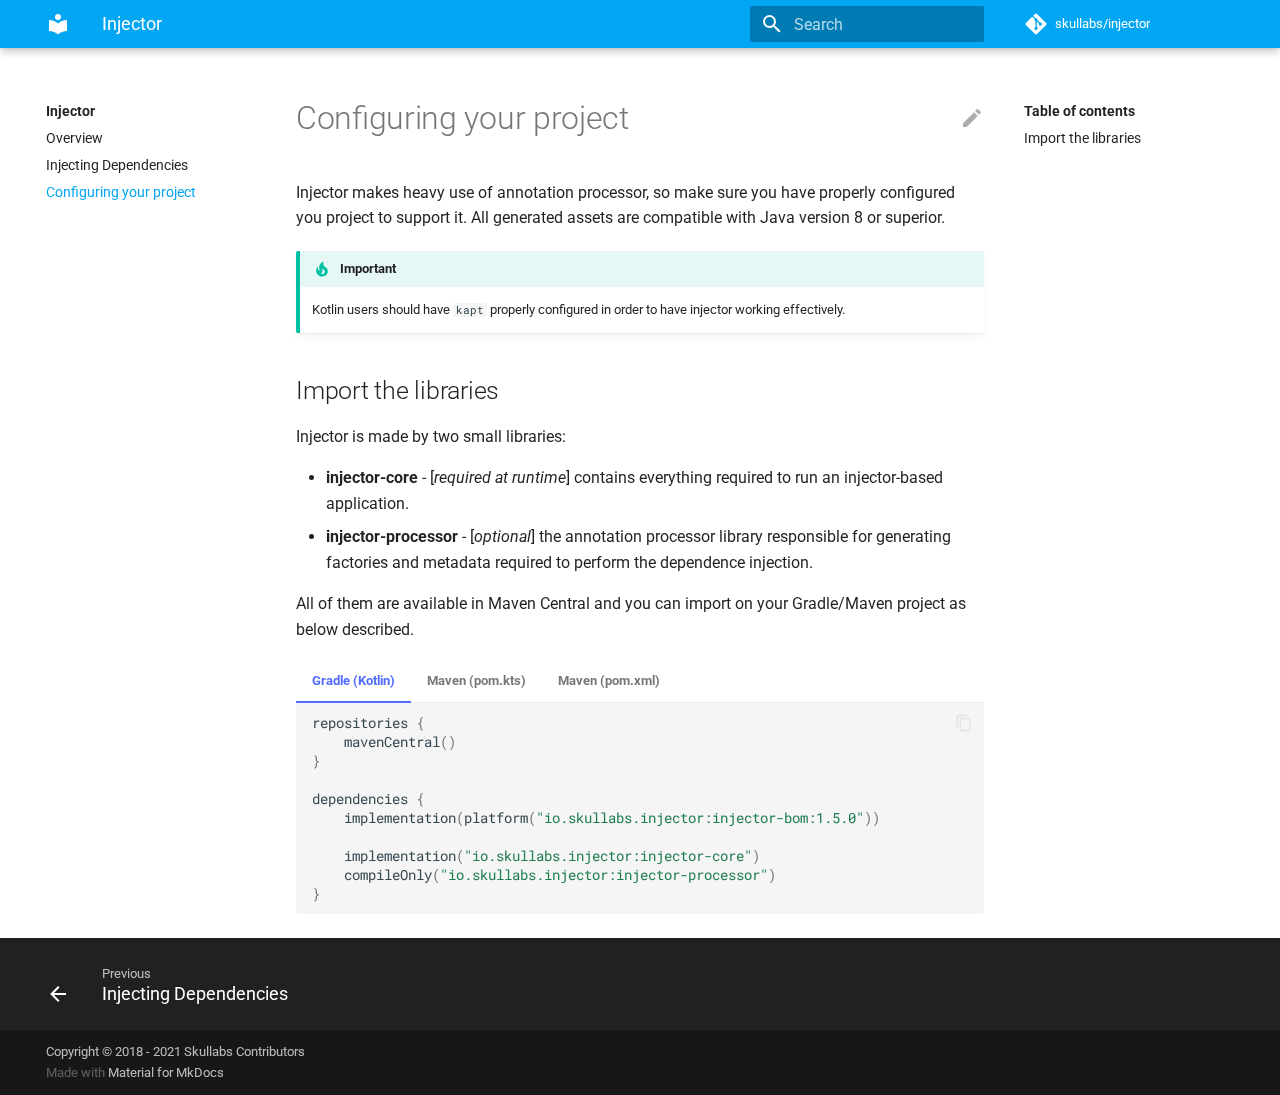
<file: docs/config/index.html>
<!doctype html>
<html lang="en" class="no-js">
  <head>
    
      <meta charset="utf-8">
      <meta name="viewport" content="width=device-width,initial-scale=1">
      
        <meta name="description" content="Zero-overhead and minimalist dependency injection library">
      
      
      
        <meta name="author" content="Skullabs Contributors">
      
      
        <link rel="canonical" href="https://skullabs.github.io/injector/config/">
      
      <link rel="icon" href="../assets/images/favicon.png">
      <meta name="generator" content="mkdocs-1.2.1, mkdocs-material-7.1.9">
    
    
      
        <title>Configuring your project - Injector</title>
      
    
    
      <link rel="stylesheet" href="../assets/stylesheets/main.ca7ac06f.min.css">
      
        
        <link rel="stylesheet" href="../assets/stylesheets/palette.f1a3b89f.min.css">
        
          
          
          <meta name="theme-color" content="#02a6f2">
        
      
    
    
    
      
        
        <link rel="preconnect" href="https://fonts.gstatic.com" crossorigin>
        <link rel="stylesheet" href="https://fonts.googleapis.com/css?family=Roboto:300,400,400i,700%7CRoboto+Mono&display=fallback">
        <style>:root{--md-text-font-family:"Roboto";--md-code-font-family:"Roboto Mono"}</style>
      
    
    
    
      <link rel="stylesheet" href="../custom.css">
    
    
      


    
    
  </head>
  
  
    
    
    
    
    
    <body dir="ltr" data-md-color-scheme="" data-md-color-primary="light-blue" data-md-color-accent="blue-grey">
  
    
    <script>function __prefix(e){return new URL("..",location).pathname+"."+e}function __get(e,t=localStorage){return JSON.parse(t.getItem(__prefix(e)))}</script>
    
    <input class="md-toggle" data-md-toggle="drawer" type="checkbox" id="__drawer" autocomplete="off">
    <input class="md-toggle" data-md-toggle="search" type="checkbox" id="__search" autocomplete="off">
    <label class="md-overlay" for="__drawer"></label>
    <div data-md-component="skip">
      
        
        <a href="#configuring-your-project" class="md-skip">
          Skip to content
        </a>
      
    </div>
    <div data-md-component="announce">
      
    </div>
    
      <header class="md-header" data-md-component="header">
  <nav class="md-header__inner md-grid" aria-label="Header">
    <a href=".." title="Injector" class="md-header__button md-logo" aria-label="Injector" data-md-component="logo">
      
  
  <svg xmlns="http://www.w3.org/2000/svg" viewBox="0 0 24 24"><path d="M12 8a3 3 0 0 0 3-3 3 3 0 0 0-3-3 3 3 0 0 0-3 3 3 3 0 0 0 3 3m0 3.54C9.64 9.35 6.5 8 3 8v11c3.5 0 6.64 1.35 9 3.54 2.36-2.19 5.5-3.54 9-3.54V8c-3.5 0-6.64 1.35-9 3.54z"/></svg>

    </a>
    <label class="md-header__button md-icon" for="__drawer">
      <svg xmlns="http://www.w3.org/2000/svg" viewBox="0 0 24 24"><path d="M3 6h18v2H3V6m0 5h18v2H3v-2m0 5h18v2H3v-2z"/></svg>
    </label>
    <div class="md-header__title" data-md-component="header-title">
      <div class="md-header__ellipsis">
        <div class="md-header__topic">
          <span class="md-ellipsis">
            Injector
          </span>
        </div>
        <div class="md-header__topic" data-md-component="header-topic">
          <span class="md-ellipsis">
            
              Configuring your project
            
          </span>
        </div>
      </div>
    </div>
    
    
    
      <label class="md-header__button md-icon" for="__search">
        <svg xmlns="http://www.w3.org/2000/svg" viewBox="0 0 24 24"><path d="M9.5 3A6.5 6.5 0 0 1 16 9.5c0 1.61-.59 3.09-1.56 4.23l.27.27h.79l5 5-1.5 1.5-5-5v-.79l-.27-.27A6.516 6.516 0 0 1 9.5 16 6.5 6.5 0 0 1 3 9.5 6.5 6.5 0 0 1 9.5 3m0 2C7 5 5 7 5 9.5S7 14 9.5 14 14 12 14 9.5 12 5 9.5 5z"/></svg>
      </label>
      
<div class="md-search" data-md-component="search" role="dialog">
  <label class="md-search__overlay" for="__search"></label>
  <div class="md-search__inner" role="search">
    <form class="md-search__form" name="search">
      <input type="text" class="md-search__input" name="query" aria-label="Search" placeholder="Search" autocapitalize="off" autocorrect="off" autocomplete="off" spellcheck="false" data-md-component="search-query" data-md-state="active" required>
      <label class="md-search__icon md-icon" for="__search">
        <svg xmlns="http://www.w3.org/2000/svg" viewBox="0 0 24 24"><path d="M9.5 3A6.5 6.5 0 0 1 16 9.5c0 1.61-.59 3.09-1.56 4.23l.27.27h.79l5 5-1.5 1.5-5-5v-.79l-.27-.27A6.516 6.516 0 0 1 9.5 16 6.5 6.5 0 0 1 3 9.5 6.5 6.5 0 0 1 9.5 3m0 2C7 5 5 7 5 9.5S7 14 9.5 14 14 12 14 9.5 12 5 9.5 5z"/></svg>
        <svg xmlns="http://www.w3.org/2000/svg" viewBox="0 0 24 24"><path d="M20 11v2H8l5.5 5.5-1.42 1.42L4.16 12l7.92-7.92L13.5 5.5 8 11h12z"/></svg>
      </label>
      <button type="reset" class="md-search__icon md-icon" aria-label="Clear" tabindex="-1">
        <svg xmlns="http://www.w3.org/2000/svg" viewBox="0 0 24 24"><path d="M19 6.41 17.59 5 12 10.59 6.41 5 5 6.41 10.59 12 5 17.59 6.41 19 12 13.41 17.59 19 19 17.59 13.41 12 19 6.41z"/></svg>
      </button>
    </form>
    <div class="md-search__output">
      <div class="md-search__scrollwrap" data-md-scrollfix>
        <div class="md-search-result" data-md-component="search-result">
          <div class="md-search-result__meta">
            Initializing search
          </div>
          <ol class="md-search-result__list"></ol>
        </div>
      </div>
    </div>
  </div>
</div>
    
    
      <div class="md-header__source">
        
<a href="https://github.com/Skullabs/injector/" title="Go to repository" class="md-source" data-md-component="source">
  <div class="md-source__icon md-icon">
    
    <svg xmlns="http://www.w3.org/2000/svg" viewBox="0 0 448 512"><path d="M439.55 236.05 244 40.45a28.87 28.87 0 0 0-40.81 0l-40.66 40.63 51.52 51.52c27.06-9.14 52.68 16.77 43.39 43.68l49.66 49.66c34.23-11.8 61.18 31 35.47 56.69-26.49 26.49-70.21-2.87-56-37.34L240.22 199v121.85c25.3 12.54 22.26 41.85 9.08 55a34.34 34.34 0 0 1-48.55 0c-17.57-17.6-11.07-46.91 11.25-56v-123c-20.8-8.51-24.6-30.74-18.64-45L142.57 101 8.45 235.14a28.86 28.86 0 0 0 0 40.81l195.61 195.6a28.86 28.86 0 0 0 40.8 0l194.69-194.69a28.86 28.86 0 0 0 0-40.81z"/></svg>
  </div>
  <div class="md-source__repository">
    skullabs/injector
  </div>
</a>
      </div>
    
  </nav>
</header>
    
    <div class="md-container" data-md-component="container">
      
      
        
      
      <main class="md-main" data-md-component="main">
        <div class="md-main__inner md-grid">
          
            
              
              <div class="md-sidebar md-sidebar--primary" data-md-component="sidebar" data-md-type="navigation" >
                <div class="md-sidebar__scrollwrap">
                  <div class="md-sidebar__inner">
                    


<nav class="md-nav md-nav--primary" aria-label="Navigation" data-md-level="0">
  <label class="md-nav__title" for="__drawer">
    <a href=".." title="Injector" class="md-nav__button md-logo" aria-label="Injector" data-md-component="logo">
      
  
  <svg xmlns="http://www.w3.org/2000/svg" viewBox="0 0 24 24"><path d="M12 8a3 3 0 0 0 3-3 3 3 0 0 0-3-3 3 3 0 0 0-3 3 3 3 0 0 0 3 3m0 3.54C9.64 9.35 6.5 8 3 8v11c3.5 0 6.64 1.35 9 3.54 2.36-2.19 5.5-3.54 9-3.54V8c-3.5 0-6.64 1.35-9 3.54z"/></svg>

    </a>
    Injector
  </label>
  
    <div class="md-nav__source">
      
<a href="https://github.com/Skullabs/injector/" title="Go to repository" class="md-source" data-md-component="source">
  <div class="md-source__icon md-icon">
    
    <svg xmlns="http://www.w3.org/2000/svg" viewBox="0 0 448 512"><path d="M439.55 236.05 244 40.45a28.87 28.87 0 0 0-40.81 0l-40.66 40.63 51.52 51.52c27.06-9.14 52.68 16.77 43.39 43.68l49.66 49.66c34.23-11.8 61.18 31 35.47 56.69-26.49 26.49-70.21-2.87-56-37.34L240.22 199v121.85c25.3 12.54 22.26 41.85 9.08 55a34.34 34.34 0 0 1-48.55 0c-17.57-17.6-11.07-46.91 11.25-56v-123c-20.8-8.51-24.6-30.74-18.64-45L142.57 101 8.45 235.14a28.86 28.86 0 0 0 0 40.81l195.61 195.6a28.86 28.86 0 0 0 40.8 0l194.69-194.69a28.86 28.86 0 0 0 0-40.81z"/></svg>
  </div>
  <div class="md-source__repository">
    skullabs/injector
  </div>
</a>
    </div>
  
  <ul class="md-nav__list" data-md-scrollfix>
    
      
      
      

  
  
  
    <li class="md-nav__item">
      <a href=".." class="md-nav__link">
        Overview
      </a>
    </li>
  

    
      
      
      

  
  
  
    <li class="md-nav__item">
      <a href="../basics/" class="md-nav__link">
        Injecting Dependencies
      </a>
    </li>
  

    
      
      
      

  
  
    
  
  
    <li class="md-nav__item md-nav__item--active">
      
      <input class="md-nav__toggle md-toggle" data-md-toggle="toc" type="checkbox" id="__toc">
      
      
        
      
      
        <label class="md-nav__link md-nav__link--active" for="__toc">
          Configuring your project
          <span class="md-nav__icon md-icon"></span>
        </label>
      
      <a href="./" class="md-nav__link md-nav__link--active">
        Configuring your project
      </a>
      
        
<nav class="md-nav md-nav--secondary" aria-label="Table of contents">
  
  
  
    
  
  
    <label class="md-nav__title" for="__toc">
      <span class="md-nav__icon md-icon"></span>
      Table of contents
    </label>
    <ul class="md-nav__list" data-md-component="toc" data-md-scrollfix>
      
        <li class="md-nav__item">
  <a href="#import-the-libraries" class="md-nav__link">
    Import the libraries
  </a>
  
</li>
      
    </ul>
  
</nav>
      
    </li>
  

    
  </ul>
</nav>
                  </div>
                </div>
              </div>
            
            
              
              <div class="md-sidebar md-sidebar--secondary" data-md-component="sidebar" data-md-type="toc" >
                <div class="md-sidebar__scrollwrap">
                  <div class="md-sidebar__inner">
                    
<nav class="md-nav md-nav--secondary" aria-label="Table of contents">
  
  
  
    
  
  
    <label class="md-nav__title" for="__toc">
      <span class="md-nav__icon md-icon"></span>
      Table of contents
    </label>
    <ul class="md-nav__list" data-md-component="toc" data-md-scrollfix>
      
        <li class="md-nav__item">
  <a href="#import-the-libraries" class="md-nav__link">
    Import the libraries
  </a>
  
</li>
      
    </ul>
  
</nav>
                  </div>
                </div>
              </div>
            
          
          <div class="md-content" data-md-component="content">
            <article class="md-content__inner md-typeset">
              
                
                  <a href="https://github.com/Skullabs/injector/edit/master/docs/config.md" title="Edit this page" class="md-content__button md-icon">
                    <svg xmlns="http://www.w3.org/2000/svg" viewBox="0 0 24 24"><path d="M20.71 7.04c.39-.39.39-1.04 0-1.41l-2.34-2.34c-.37-.39-1.02-.39-1.41 0l-1.84 1.83 3.75 3.75M3 17.25V21h3.75L17.81 9.93l-3.75-3.75L3 17.25z"/></svg>
                  </a>
                
                
                <h1 id="configuring-your-project">Configuring your project</h1>
<p>Injector makes heavy use of annotation processor, so make sure you have
properly configured you project to support it. All generated assets are
compatible with Java version 8 or superior.</p>
<div class="admonition important">
<p class="admonition-title">Important</p>
<p>Kotlin users should have <code>kapt</code> properly configured in order to have
injector working effectively.</p>
</div>
<h2 id="import-the-libraries">Import the libraries</h2>
<p>Injector is made by two small libraries:</p>
<ul>
<li><strong>injector-core</strong> - [<em>required at runtime</em>] contains everything required
to run an injector-based application.</li>
<li><strong>injector-processor</strong> - [<em>optional</em>] the annotation processor library responsible
for generating factories and metadata required to perform the dependence injection.</li>
</ul>
<p>All of them are available in Maven Central and you can import on your Gradle/Maven
project as below described.</p>
<div class="tabbed-set" data-tabs="1:3"><input checked="checked" id="__tabbed_1_1" name="__tabbed_1" type="radio" /><label for="__tabbed_1_1">Gradle (Kotlin)</label><div class="tabbed-content">
<div class="highlight"><pre><span></span><code><span class="n">repositories</span> <span class="o">{</span>
    <span class="n">mavenCentral</span><span class="o">()</span>
<span class="o">}</span>

<span class="n">dependencies</span> <span class="o">{</span>
    <span class="n">implementation</span><span class="o">(</span><span class="n">platform</span><span class="o">(</span><span class="s2">&quot;io.skullabs.injector:injector-bom:1.5.0&quot;</span><span class="o">))</span>

    <span class="n">implementation</span><span class="o">(</span><span class="s2">&quot;io.skullabs.injector:injector-core&quot;</span><span class="o">)</span>
    <span class="n">compileOnly</span><span class="o">(</span><span class="s2">&quot;io.skullabs.injector:injector-processor&quot;</span><span class="o">)</span>
<span class="o">}</span>
</code></pre></div>
</div>
<input id="__tabbed_1_2" name="__tabbed_1" type="radio" /><label for="__tabbed_1_2">Maven (pom.kts)</label><div class="tabbed-content">
<div class="highlight"><pre><span></span><code><span class="n">dependencies</span> <span class="p">{</span>
    <span class="n">compile</span><span class="p">(</span><span class="s">&quot;io.skullabs.injector:injector-core&quot;</span><span class="p">)</span>
    <span class="n">provided</span><span class="p">(</span><span class="s">&quot;io.skullabs.injector:injector-processor&quot;</span><span class="p">)</span>
<span class="p">}</span>

<span class="n">dependencyManagement</span> <span class="p">{</span>
    <span class="n">dependencies</span> <span class="p">{</span>
        <span class="n">import</span><span class="p">(</span><span class="s">&quot;io.skullabs.injector:injector-bom:1.5.0&quot;</span><span class="p">)</span>
    <span class="p">}</span>
<span class="p">}</span>
</code></pre></div>
</div>
<input id="__tabbed_1_3" name="__tabbed_1" type="radio" /><label for="__tabbed_1_3">Maven (pom.xml)</label><div class="tabbed-content">
<div class="highlight"><pre><span></span><code><span class="nt">&lt;dependencies&gt;</span>
    <span class="nt">&lt;dependency&gt;</span>
        <span class="nt">&lt;groupId&gt;</span>io.skullabs.injector<span class="nt">&lt;/groupId&gt;</span>
        <span class="nt">&lt;artifactId&gt;</span>injector-core<span class="nt">&lt;/artifactId&gt;</span>
    <span class="nt">&lt;/dependency&gt;</span>
    <span class="nt">&lt;dependency&gt;</span>
        <span class="nt">&lt;groupId&gt;</span>io.skullabs.injector<span class="nt">&lt;/groupId&gt;</span>
        <span class="nt">&lt;artifactId&gt;</span>injector-processor<span class="nt">&lt;/artifactId&gt;</span>
    <span class="nt">&lt;/dependency&gt;</span>
<span class="nt">&lt;/dependencies&gt;</span>

<span class="nt">&lt;dependencyManagement&gt;</span>
    <span class="nt">&lt;dependency&gt;</span>
        <span class="nt">&lt;groupId&gt;</span>io.skullabs.injector<span class="nt">&lt;/groupId&gt;</span>
        <span class="nt">&lt;artifactId&gt;</span>injector-bom<span class="nt">&lt;/artifactId&gt;</span>
        <span class="nt">&lt;version&gt;</span>1.5.0<span class="nt">&lt;/version&gt;</span>
        <span class="nt">&lt;scope&gt;</span>import<span class="nt">&lt;/scope&gt;</span>
        <span class="nt">&lt;type&gt;</span>pom<span class="nt">&lt;/type&gt;</span>
    <span class="nt">&lt;/dependency&gt;</span>
<span class="nt">&lt;/dependencyManagement&gt;</span>
</code></pre></div>
</div>
</div>
                
              
              
                


              
            </article>
          </div>
        </div>
        
      </main>
      
        
<footer class="md-footer">
  
    <nav class="md-footer__inner md-grid" aria-label="Footer">
      
        
        <a href="../basics/" class="md-footer__link md-footer__link--prev" aria-label="Previous: Injecting Dependencies" rel="prev">
          <div class="md-footer__button md-icon">
            <svg xmlns="http://www.w3.org/2000/svg" viewBox="0 0 24 24"><path d="M20 11v2H8l5.5 5.5-1.42 1.42L4.16 12l7.92-7.92L13.5 5.5 8 11h12z"/></svg>
          </div>
          <div class="md-footer__title">
            <div class="md-ellipsis">
              <span class="md-footer__direction">
                Previous
              </span>
              Injecting Dependencies
            </div>
          </div>
        </a>
      
      
    </nav>
  
  <div class="md-footer-meta md-typeset">
    <div class="md-footer-meta__inner md-grid">
      <div class="md-footer-copyright">
        
          <div class="md-footer-copyright__highlight">
            Copyright &copy; 2018 - 2021 Skullabs Contributors
          </div>
        
        Made with
        <a href="https://squidfunk.github.io/mkdocs-material/" target="_blank" rel="noopener">
          Material for MkDocs
        </a>
        
      </div>
      
    </div>
  </div>
</footer>
      
    </div>
    <div class="md-dialog" data-md-component="dialog">
      <div class="md-dialog__inner md-typeset"></div>
    </div>
    <script id="__config" type="application/json">{"base": "..", "features": [], "translations": {"clipboard.copy": "Copy to clipboard", "clipboard.copied": "Copied to clipboard", "search.config.lang": "en", "search.config.pipeline": "trimmer, stopWordFilter", "search.config.separator": "[\\s\\-]+", "search.placeholder": "Search", "search.result.placeholder": "Type to start searching", "search.result.none": "No matching documents", "search.result.one": "1 matching document", "search.result.other": "# matching documents", "search.result.more.one": "1 more on this page", "search.result.more.other": "# more on this page", "search.result.term.missing": "Missing", "select.version.title": "Select version"}, "search": "../assets/javascripts/workers/search.477d984a.min.js", "version": null}</script>
    
    
      <script src="../assets/javascripts/bundle.82b56eb2.min.js"></script>
      
    
  </body>
</html>
</file>
<file: docs/custom.css>
/*.md-sidebar.md-sidebar--primary {
    display: none !important;
}
.md-sidebar.md-sidebar--secondary {
    transform: none !important;
    -webkit-transform: none !important;
    margin-left: 0 !important;
}*/
.md-tabs {
    display: none !important;
}
</file>
<file: docs/assets/stylesheets/main.ca7ac06f.min.css>
@charset "UTF-8";html{-webkit-text-size-adjust:none;-moz-text-size-adjust:none;-ms-text-size-adjust:none;text-size-adjust:none;box-sizing:border-box}*,:after,:before{box-sizing:inherit}body{margin:0}a,button,input,label{-webkit-tap-highlight-color:transparent}a{color:inherit;text-decoration:none}hr{border:0;box-sizing:content-box;display:block;height:.05rem;overflow:visible;padding:0}small{font-size:80%}sub,sup{line-height:1em}img{border-style:none}table{border-collapse:separate;border-spacing:0}td,th{font-weight:400;vertical-align:top}button{background:transparent;border:0;font-family:inherit;font-size:inherit;margin:0;padding:0}input{border:0;outline:none}:root{--md-default-fg-color:rgba(0,0,0,0.87);--md-default-fg-color--light:rgba(0,0,0,0.54);--md-default-fg-color--lighter:rgba(0,0,0,0.32);--md-default-fg-color--lightest:rgba(0,0,0,0.07);--md-default-bg-color:#fff;--md-default-bg-color--light:hsla(0,0%,100%,0.7);--md-default-bg-color--lighter:hsla(0,0%,100%,0.3);--md-default-bg-color--lightest:hsla(0,0%,100%,0.12);--md-primary-fg-color:#4051b5;--md-primary-fg-color--light:#5d6cc0;--md-primary-fg-color--dark:#303fa1;--md-primary-bg-color:#fff;--md-primary-bg-color--light:hsla(0,0%,100%,0.7);--md-accent-fg-color:#526cfe;--md-accent-fg-color--transparent:rgba(82,108,254,0.1);--md-accent-bg-color:#fff;--md-accent-bg-color--light:hsla(0,0%,100%,0.7)}:root>*{--md-code-fg-color:#36464e;--md-code-bg-color:#f5f5f5;--md-code-hl-color:rgba(255,255,0,0.5);--md-code-hl-number-color:#d52a2a;--md-code-hl-special-color:#db1457;--md-code-hl-function-color:#a846b9;--md-code-hl-constant-color:#6e59d9;--md-code-hl-keyword-color:#3f6ec6;--md-code-hl-string-color:#1c7d4d;--md-code-hl-name-color:var(--md-code-fg-color);--md-code-hl-operator-color:var(--md-default-fg-color--light);--md-code-hl-punctuation-color:var(--md-default-fg-color--light);--md-code-hl-comment-color:var(--md-default-fg-color--light);--md-code-hl-generic-color:var(--md-default-fg-color--light);--md-code-hl-variable-color:var(--md-default-fg-color--light);--md-typeset-color:var(--md-default-fg-color);--md-typeset-a-color:var(--md-primary-fg-color);--md-typeset-mark-color:rgba(255,255,0,0.5);--md-typeset-del-color:hsla(6,90%,60%,0.15);--md-typeset-ins-color:rgba(11,213,112,0.15);--md-typeset-kbd-color:#fafafa;--md-typeset-kbd-accent-color:#fff;--md-typeset-kbd-border-color:#b8b8b8;--md-admonition-fg-color:var(--md-default-fg-color);--md-admonition-bg-color:var(--md-default-bg-color);--md-footer-fg-color:#fff;--md-footer-fg-color--light:hsla(0,0%,100%,0.7);--md-footer-fg-color--lighter:hsla(0,0%,100%,0.3);--md-footer-bg-color:rgba(0,0,0,0.87);--md-footer-bg-color--dark:rgba(0,0,0,0.32)}.md-icon svg{fill:currentColor;display:block;height:1.2rem;width:1.2rem}body{-webkit-font-smoothing:antialiased;-moz-osx-font-smoothing:grayscale}body,input{font-feature-settings:"kern","liga";font-family:var(--md-text-font-family,_),-apple-system,BlinkMacSystemFont,Helvetica,Arial,sans-serif}body,code,input,kbd,pre{color:var(--md-typeset-color)}code,kbd,pre{font-feature-settings:"kern";font-family:var(--md-code-font-family,_),SFMono-Regular,Consolas,Menlo,monospace}:root{--md-typeset-table--ascending:url('data:image/svg+xml;charset=utf-8,<svg xmlns="http://www.w3.org/2000/svg" viewBox="0 0 24 24"><path d="M11 4h2v12l5.5-5.5 1.42 1.42L12 19.84l-7.92-7.92L5.5 10.5 11 16V4z"/></svg>');--md-typeset-table--descending:url('data:image/svg+xml;charset=utf-8,<svg xmlns="http://www.w3.org/2000/svg" viewBox="0 0 24 24"><path d="M13 20h-2V8l-5.5 5.5-1.42-1.42L12 4.16l7.92 7.92-1.42 1.42L13 8v12z"/></svg>')}.md-typeset{-webkit-print-color-adjust:exact;color-adjust:exact;font-size:.8rem;line-height:1.6}@media print{.md-typeset{font-size:.68rem}}.md-typeset blockquote,.md-typeset dl,.md-typeset figure,.md-typeset ol,.md-typeset pre,.md-typeset ul{margin:1em 0}.md-typeset h1{color:var(--md-default-fg-color--light);font-size:2em;line-height:1.3;margin:0 0 1.25em}.md-typeset h1,.md-typeset h2{font-weight:300;letter-spacing:-.01em}.md-typeset h2{font-size:1.5625em;line-height:1.4;margin:1.6em 0 .64em}.md-typeset h3{font-size:1.25em;font-weight:400;letter-spacing:-.01em;line-height:1.5;margin:1.6em 0 .8em}.md-typeset h2+h3{margin-top:.8em}.md-typeset h4{font-weight:700;letter-spacing:-.01em;margin:1em 0}.md-typeset h5,.md-typeset h6{color:var(--md-default-fg-color--light);font-size:.8em;font-weight:700;letter-spacing:-.01em;margin:1.25em 0}.md-typeset h5{text-transform:uppercase}.md-typeset hr{border-bottom:.05rem solid var(--md-default-fg-color--lightest);display:flow-root;margin:1.5em 0}.md-typeset a{color:var(--md-typeset-a-color);word-break:break-word}.md-typeset a,.md-typeset a:before{transition:color 125ms}.md-typeset a:focus,.md-typeset a:hover{color:var(--md-accent-fg-color)}.md-typeset a.focus-visible{outline-color:var(--md-accent-fg-color);outline-offset:.2rem}.md-typeset code,.md-typeset kbd,.md-typeset pre{color:var(--md-code-fg-color);direction:ltr}@media print{.md-typeset code,.md-typeset kbd,.md-typeset pre{white-space:pre-wrap}}.md-typeset code{background-color:var(--md-code-bg-color);border-radius:.1rem;-webkit-box-decoration-break:clone;box-decoration-break:clone;font-size:.85em;padding:0 .2941176471em;word-break:break-word}.md-typeset code:not(.focus-visible){-webkit-tap-highlight-color:transparent;outline:none}.md-typeset h1 code,.md-typeset h2 code,.md-typeset h3 code,.md-typeset h4 code,.md-typeset h5 code,.md-typeset h6 code{background-color:transparent;box-shadow:none;margin:initial;padding:initial}.md-typeset a code{color:currentColor}.md-typeset pre{display:flow-root;line-height:1.4;position:relative}.md-typeset pre>code{-webkit-box-decoration-break:slice;box-decoration-break:slice;box-shadow:none;display:block;margin:0;overflow:auto;padding:.7720588235em 1.1764705882em;scrollbar-color:var(--md-default-fg-color--lighter) transparent;scrollbar-width:thin;touch-action:auto;word-break:normal}.md-typeset pre>code:hover{scrollbar-color:var(--md-accent-fg-color) transparent}.md-typeset pre>code::-webkit-scrollbar{height:.2rem;width:.2rem}.md-typeset pre>code::-webkit-scrollbar-thumb{background-color:var(--md-default-fg-color--lighter)}.md-typeset pre>code::-webkit-scrollbar-thumb:hover{background-color:var(--md-accent-fg-color)}@media screen and (max-width:44.9375em){.md-typeset>pre{margin:1em -.8rem}.md-typeset>pre code{border-radius:0}}.md-typeset kbd{background-color:var(--md-typeset-kbd-color);border-radius:.1rem;box-shadow:0 .1rem 0 .05rem var(--md-typeset-kbd-border-color),0 .1rem 0 var(--md-typeset-kbd-border-color),0 -.1rem .2rem var(--md-typeset-kbd-accent-color) inset;color:var(--md-default-fg-color);display:inline-block;font-size:.75em;padding:0 .6666666667em;vertical-align:text-top;word-break:break-word}.md-typeset mark{background-color:var(--md-typeset-mark-color);-webkit-box-decoration-break:clone;box-decoration-break:clone;color:inherit;word-break:break-word}.md-typeset abbr{border-bottom:.05rem dotted var(--md-default-fg-color--light);cursor:help;text-decoration:none}@media (hover:none){.md-typeset abbr{position:relative}.md-typeset abbr[title]:focus:after,.md-typeset abbr[title]:hover:after{background-color:var(--md-default-fg-color);border-radius:.1rem;box-shadow:0 2px 2px 0 rgba(0,0,0,.14),0 1px 5px 0 rgba(0,0,0,.12),0 3px 1px -2px rgba(0,0,0,.2);color:var(--md-default-bg-color);content:attr(title);display:inline-block;font-size:.7rem;left:0;margin-top:2em;max-width:80%;min-width:-webkit-max-content;min-width:-moz-max-content;min-width:max-content;padding:.2rem .3rem;position:absolute;width:auto}}.md-typeset small{opacity:.75}.md-typeset sub,.md-typeset sup{margin-left:.078125em}[dir=rtl] .md-typeset sub,[dir=rtl] .md-typeset sup{margin-left:0;margin-right:.078125em}.md-typeset blockquote{border-left:.2rem solid var(--md-default-fg-color--lighter);color:var(--md-default-fg-color--light);display:flow-root;padding-left:.6rem}[dir=rtl] .md-typeset blockquote{border-left:initial;border-right:.2rem solid var(--md-default-fg-color--lighter);padding-left:0;padding-right:.6rem}.md-typeset ul{list-style-type:disc}.md-typeset ol,.md-typeset ul{display:flow-root;margin-left:.625em;padding:0}[dir=rtl] .md-typeset ol,[dir=rtl] .md-typeset ul{margin-left:0;margin-right:.625em}.md-typeset ol ol,.md-typeset ul ol{list-style-type:lower-alpha}.md-typeset ol ol ol,.md-typeset ul ol ol{list-style-type:lower-roman}.md-typeset ol li,.md-typeset ul li{margin-bottom:.5em;margin-left:1.25em}[dir=rtl] .md-typeset ol li,[dir=rtl] .md-typeset ul li{margin-left:0;margin-right:1.25em}.md-typeset ol li blockquote,.md-typeset ol li p,.md-typeset ul li blockquote,.md-typeset ul li p{margin:.5em 0}.md-typeset ol li:last-child,.md-typeset ul li:last-child{margin-bottom:0}.md-typeset ol li ol,.md-typeset ol li ul,.md-typeset ul li ol,.md-typeset ul li ul{margin:.5em 0 .5em .625em}[dir=rtl] .md-typeset ol li ol,[dir=rtl] .md-typeset ol li ul,[dir=rtl] .md-typeset ul li ol,[dir=rtl] .md-typeset ul li ul{margin-left:0;margin-right:.625em}.md-typeset dd{margin:1em 0 1.5em 1.875em}[dir=rtl] .md-typeset dd{margin-left:0;margin-right:1.875em}.md-typeset img,.md-typeset svg{height:auto;max-width:100%}.md-typeset img[align=left],.md-typeset svg[align=left]{margin:1em 1em 1em 0}.md-typeset img[align=right],.md-typeset svg[align=right]{margin:1em 0 1em 1em}.md-typeset img[align]:only-child,.md-typeset svg[align]:only-child{margin-top:0}.md-typeset figure{display:flow-root;margin:0 auto;max-width:100%;text-align:center;width:-webkit-fit-content;width:-moz-fit-content;width:fit-content}.md-typeset figure img{display:block}.md-typeset figcaption{font-style:italic;margin:1em auto 2em;max-width:24rem}.md-typeset iframe{max-width:100%}.md-typeset table:not([class]){background-color:var(--md-default-bg-color);border-radius:.1rem;box-shadow:0 .2rem .5rem rgba(0,0,0,.05),0 0 .05rem rgba(0,0,0,.1);display:inline-block;font-size:.64rem;max-width:100%;overflow:auto;touch-action:auto}@media print{.md-typeset table:not([class]){display:table}}.md-typeset table:not([class])+*{margin-top:1.5em}.md-typeset table:not([class]) td>:first-child,.md-typeset table:not([class]) th>:first-child{margin-top:0}.md-typeset table:not([class]) td>:last-child,.md-typeset table:not([class]) th>:last-child{margin-bottom:0}.md-typeset table:not([class]) td:not([align]),.md-typeset table:not([class]) th:not([align]){text-align:left}[dir=rtl] .md-typeset table:not([class]) td:not([align]),[dir=rtl] .md-typeset table:not([class]) th:not([align]){text-align:right}.md-typeset table:not([class]) th{background-color:var(--md-default-fg-color--light);color:var(--md-default-bg-color);min-width:5rem;padding:.9375em 1.25em;vertical-align:top}.md-typeset table:not([class]) th a{color:inherit}.md-typeset table:not([class]) td{border-top:.05rem solid var(--md-default-fg-color--lightest);padding:.9375em 1.25em;vertical-align:top}.md-typeset table:not([class]) tr{transition:background-color 125ms}.md-typeset table:not([class]) tr:hover{background-color:rgba(0,0,0,.035);box-shadow:0 .05rem 0 var(--md-default-bg-color) inset}.md-typeset table:not([class]) tr:first-child td{border-top:0}.md-typeset table:not([class]) a{word-break:normal}.md-typeset table th[role=columnheader]{cursor:pointer}.md-typeset table th[role=columnheader]:after{content:"";display:inline-block;height:1.2em;margin-left:.5em;-webkit-mask-repeat:no-repeat;mask-repeat:no-repeat;-webkit-mask-size:contain;mask-size:contain;vertical-align:sub;width:1.2em}.md-typeset table th[role=columnheader][aria-sort=ascending]:after{background-color:currentColor;-webkit-mask-image:var(--md-typeset-table--ascending);mask-image:var(--md-typeset-table--ascending)}.md-typeset table th[role=columnheader][aria-sort=descending]:after{background-color:currentColor;-webkit-mask-image:var(--md-typeset-table--descending);mask-image:var(--md-typeset-table--descending)}.md-typeset__scrollwrap{margin:1em -.8rem;overflow-x:auto;touch-action:auto}.md-typeset__table{display:inline-block;margin-bottom:.5em;padding:0 .8rem}@media print{.md-typeset__table{display:block}}html .md-typeset__table table{display:table;margin:0;overflow:hidden;width:100%}html{font-size:125%;height:100%;overflow-x:hidden}@media screen and (min-width:100em){html{font-size:137.5%}}@media screen and (min-width:125em){html{font-size:150%}}body{background-color:var(--md-default-bg-color);display:flex;flex-direction:column;font-size:.5rem;min-height:100%;position:relative;width:100%}@media print{body{display:block}}@media screen and (max-width:59.9375em){body[data-md-state=lock]{position:fixed}}.md-grid{margin-left:auto;margin-right:auto;max-width:61rem}.md-container{display:flex;flex-direction:column;flex-grow:1}@media print{.md-container{display:block}}.md-main{flex-grow:1}.md-main__inner{display:flex;height:100%;margin-top:1.5rem}.md-ellipsis{overflow:hidden;text-overflow:ellipsis;white-space:nowrap}.md-toggle{display:none}.md-option{height:0;opacity:0;position:absolute;width:0}.md-option:checked+label:not([hidden]){display:block}.md-option.focus-visible+label{outline-color:var(--md-accent-fg-color);outline-style:auto}.md-skip{background-color:var(--md-default-fg-color);border-radius:.1rem;color:var(--md-default-bg-color);font-size:.64rem;margin:.5rem;opacity:0;outline-color:var(--md-accent-fg-color);padding:.3rem .5rem;position:fixed;transform:translateY(.4rem);z-index:-1}.md-skip:focus{opacity:1;transform:translateY(0);transition:transform .25s cubic-bezier(.4,0,.2,1),opacity 175ms 75ms;z-index:10}@page{margin:25mm}.md-announce{background-color:var(--md-footer-bg-color);overflow:auto}@media print{.md-announce{display:none}}.md-announce__inner{color:var(--md-footer-fg-color);font-size:.7rem;margin:.6rem auto;padding:0 .8rem}:root{--md-clipboard-icon:url('data:image/svg+xml;charset=utf-8,<svg xmlns="http://www.w3.org/2000/svg" viewBox="0 0 24 24"><path d="M19 21H8V7h11m0-2H8a2 2 0 0 0-2 2v14a2 2 0 0 0 2 2h11a2 2 0 0 0 2-2V7a2 2 0 0 0-2-2m-3-4H4a2 2 0 0 0-2 2v14h2V3h12V1z"/></svg>')}.md-clipboard{border-radius:.1rem;color:var(--md-default-fg-color--lightest);cursor:pointer;height:1.5em;outline-color:var(--md-accent-fg-color);outline-offset:.1rem;position:absolute;right:.5em;top:.5em;transition:color .25s;width:1.5em;z-index:1}@media print{.md-clipboard{display:none}}.md-clipboard:not(.focus-visible){-webkit-tap-highlight-color:transparent;outline:none}:hover>.md-clipboard{color:var(--md-default-fg-color--light)}.md-clipboard:focus,.md-clipboard:hover{color:var(--md-accent-fg-color)}.md-clipboard:after{background-color:currentColor;content:"";display:block;height:1.125em;margin:0 auto;-webkit-mask-image:var(--md-clipboard-icon);mask-image:var(--md-clipboard-icon);-webkit-mask-repeat:no-repeat;mask-repeat:no-repeat;-webkit-mask-size:contain;mask-size:contain;width:1.125em}.md-clipboard--inline{cursor:pointer}.md-clipboard--inline code{transition:color .25s,background-color .25s}.md-clipboard--inline:focus code,.md-clipboard--inline:hover code{background-color:var(--md-accent-fg-color--transparent);color:var(--md-accent-fg-color)}.md-content{flex-grow:1;overflow:hidden;scroll-padding-top:51.2rem}.md-content__inner{margin:0 .8rem 1.2rem;padding-top:.6rem}@media screen and (min-width:76.25em){.md-sidebar--primary:not([hidden])~.md-content>.md-content__inner{margin-left:1.2rem}[dir=rtl] .md-sidebar--primary:not([hidden])~.md-content>.md-content__inner{margin-left:.8rem;margin-right:1.2rem}.md-sidebar--secondary:not([hidden])~.md-content>.md-content__inner{margin-right:1.2rem}[dir=rtl] .md-sidebar--secondary:not([hidden])~.md-content>.md-content__inner{margin-left:1.2rem;margin-right:.8rem}}.md-content__inner:before{content:"";display:block;height:.4rem}.md-content__inner>:last-child{margin-bottom:0}.md-content__button{float:right;margin:.4rem 0 .4rem .4rem;padding:0}@media print{.md-content__button{display:none}}[dir=rtl] .md-content__button{float:left;margin-left:0;margin-right:.4rem}[dir=rtl] .md-content__button svg{transform:scaleX(-1)}.md-typeset .md-content__button{color:var(--md-default-fg-color--lighter)}.md-content__button svg{display:inline;vertical-align:top}.md-dialog{background-color:var(--md-default-fg-color);border-radius:.1rem;bottom:.8rem;box-shadow:0 2px 2px 0 rgba(0,0,0,.14),0 1px 5px 0 rgba(0,0,0,.12),0 3px 1px -2px rgba(0,0,0,.2);left:auto;min-width:11.1rem;opacity:0;padding:.4rem .6rem;pointer-events:none;position:fixed;right:.8rem;transform:translateY(100%);transition:transform 0ms .4s,opacity .4s;z-index:2}@media print{.md-dialog{display:none}}[dir=rtl] .md-dialog{left:.8rem;right:auto}.md-dialog[data-md-state=open]{opacity:1;pointer-events:auto;transform:translateY(0);transition:transform .4s cubic-bezier(.075,.85,.175,1),opacity .4s}.md-dialog__inner{color:var(--md-default-bg-color);font-size:.7rem}.md-typeset .md-button{border:.1rem solid;border-radius:.1rem;color:var(--md-primary-fg-color);display:inline-block;font-weight:700;padding:.625em 2em;transition:color 125ms,background-color 125ms,border-color 125ms}.md-typeset .md-button--primary{background-color:var(--md-primary-fg-color);border-color:var(--md-primary-fg-color);color:var(--md-primary-bg-color)}.md-typeset .md-button:focus,.md-typeset .md-button:hover{background-color:var(--md-accent-fg-color);border-color:var(--md-accent-fg-color);color:var(--md-accent-bg-color)}.md-typeset .md-input{border-radius:.1rem;box-shadow:0 .2rem .5rem rgba(0,0,0,.1),0 .025rem .05rem rgba(0,0,0,.1);font-size:.8rem;height:1.8rem;padding:0 .6rem;transition:box-shadow .25s}.md-typeset .md-input:focus,.md-typeset .md-input:hover{box-shadow:0 .4rem 1rem rgba(0,0,0,.15),0 .025rem .05rem rgba(0,0,0,.15)}.md-typeset .md-input--stretch{width:100%}.md-header{background-color:var(--md-primary-fg-color);box-shadow:0 0 .2rem transparent,0 .2rem .4rem transparent;color:var(--md-primary-bg-color);left:0;position:-webkit-sticky;position:sticky;right:0;top:0;z-index:2}@media print{.md-header{display:none}}.md-header[data-md-state=shadow]{box-shadow:0 0 .2rem rgba(0,0,0,.1),0 .2rem .4rem rgba(0,0,0,.2);transition:transform .25s cubic-bezier(.1,.7,.1,1),box-shadow .25s}.md-header[data-md-state=hidden]{transform:translateY(-100%);transition:transform .25s cubic-bezier(.8,0,.6,1),box-shadow .25s}.md-header__inner{align-items:center;display:flex;padding:0 .2rem}.md-header__button{color:currentColor;cursor:pointer;margin:.2rem;outline-color:var(--md-accent-fg-color);padding:.4rem;position:relative;transition:opacity .25s;vertical-align:middle;z-index:1}.md-header__button:hover{opacity:.7}.md-header__button:not([hidden]){display:inline-block}.md-header__button:not(.focus-visible){-webkit-tap-highlight-color:transparent;outline:none}.md-header__button.md-logo{margin:.2rem;padding:.4rem}@media screen and (max-width:76.1875em){.md-header__button.md-logo{display:none}}.md-header__button.md-logo img,.md-header__button.md-logo svg{fill:currentColor;display:block;height:1.2rem;width:1.2rem}@media screen and (min-width:60em){.md-header__button[for=__search]{display:none}}.no-js .md-header__button[for=__search]{display:none}[dir=rtl] .md-header__button[for=__search] svg{transform:scaleX(-1)}@media screen and (min-width:76.25em){.md-header__button[for=__drawer]{display:none}}.md-header__topic{display:flex;max-width:100%;position:absolute;transition:transform .4s cubic-bezier(.1,.7,.1,1),opacity .15s}.md-header__topic+.md-header__topic{opacity:0;pointer-events:none;transform:translateX(1.25rem);transition:transform .4s cubic-bezier(1,.7,.1,.1),opacity .15s;z-index:-1}[dir=rtl] .md-header__topic+.md-header__topic{transform:translateX(-1.25rem)}.md-header__title{flex-grow:1;font-size:.9rem;height:2.4rem;line-height:2.4rem;margin-left:1rem;margin-right:.4rem}.md-header__title[data-md-state=active] .md-header__topic{opacity:0;pointer-events:none;transform:translateX(-1.25rem);transition:transform .4s cubic-bezier(1,.7,.1,.1),opacity .15s;z-index:-1}[dir=rtl] .md-header__title[data-md-state=active] .md-header__topic{transform:translateX(1.25rem)}.md-header__title[data-md-state=active] .md-header__topic+.md-header__topic{opacity:1;pointer-events:auto;transform:translateX(0);transition:transform .4s cubic-bezier(.1,.7,.1,1),opacity .15s;z-index:0}.md-header__title>.md-header__ellipsis{height:100%;position:relative;width:100%}.md-header__option{display:flex;flex-shrink:0;max-width:100%;transition:max-width 0ms .25s,opacity .25s .25s;white-space:nowrap}[data-md-toggle=search]:checked~.md-header .md-header__option{max-width:0;opacity:0;transition:max-width 0ms,opacity 0ms}.md-header__source{display:none}@media screen and (min-width:60em){.md-header__source{display:block;margin-left:1rem;max-width:11.7rem;width:11.7rem}[dir=rtl] .md-header__source{margin-left:0;margin-right:1rem}}@media screen and (min-width:76.25em){.md-header__source{margin-left:1.4rem}[dir=rtl] .md-header__source{margin-right:1.4rem}}.md-footer{background-color:var(--md-footer-bg-color);color:var(--md-footer-fg-color)}@media print{.md-footer{display:none}}.md-footer__inner{overflow:auto;padding:.2rem}.md-footer__link{display:flex;outline-color:var(--md-accent-fg-color);padding-bottom:.4rem;padding-top:1.4rem;transition:opacity .25s}@media screen and (min-width:45em){.md-footer__link{width:50%}}.md-footer__link:focus,.md-footer__link:hover{opacity:.7}.md-footer__link--prev{float:left}@media screen and (max-width:44.9375em){.md-footer__link--prev{width:25%}.md-footer__link--prev .md-footer__title{display:none}}[dir=rtl] .md-footer__link--prev{float:right}[dir=rtl] .md-footer__link--prev svg{transform:scaleX(-1)}.md-footer__link--next{float:right;text-align:right}@media screen and (max-width:44.9375em){.md-footer__link--next{width:75%}}[dir=rtl] .md-footer__link--next{float:left;text-align:left}[dir=rtl] .md-footer__link--next svg{transform:scaleX(-1)}.md-footer__title{flex-grow:1;font-size:.9rem;line-height:2.4rem;max-width:calc(100% - 2.4rem);padding:0 1rem;position:relative}.md-footer__button{margin:.2rem;padding:.4rem}.md-footer__direction{font-size:.64rem;left:0;margin-top:-1rem;opacity:.7;padding:0 1rem;position:absolute;right:0}.md-footer-meta{background-color:var(--md-footer-bg-color--dark)}.md-footer-meta__inner{display:flex;flex-wrap:wrap;justify-content:space-between;padding:.2rem}html .md-footer-meta.md-typeset a{color:var(--md-footer-fg-color--light)}html .md-footer-meta.md-typeset a:focus,html .md-footer-meta.md-typeset a:hover{color:var(--md-footer-fg-color)}.md-footer-copyright{color:var(--md-footer-fg-color--lighter);font-size:.64rem;margin:auto .6rem;padding:.4rem 0;width:100%}@media screen and (min-width:45em){.md-footer-copyright{width:auto}}.md-footer-copyright__highlight{color:var(--md-footer-fg-color--light)}.md-footer-social{margin:0 .4rem;padding:.2rem 0 .6rem}@media screen and (min-width:45em){.md-footer-social{padding:.6rem 0}}.md-footer-social__link{display:inline-block;height:1.6rem;text-align:center;width:1.6rem}.md-footer-social__link:before{line-height:1.9}.md-footer-social__link svg{fill:currentColor;max-height:.8rem;vertical-align:-25%}:root{--md-nav-icon--prev:url('data:image/svg+xml;charset=utf-8,<svg xmlns="http://www.w3.org/2000/svg" viewBox="0 0 24 24"><path d="M20 11v2H8l5.5 5.5-1.42 1.42L4.16 12l7.92-7.92L13.5 5.5 8 11h12z"/></svg>');--md-nav-icon--next:url('data:image/svg+xml;charset=utf-8,<svg xmlns="http://www.w3.org/2000/svg" viewBox="0 0 24 24"><path d="M8.59 16.58 13.17 12 8.59 7.41 10 6l6 6-6 6-1.41-1.42z"/></svg>');--md-toc-icon:url('data:image/svg+xml;charset=utf-8,<svg xmlns="http://www.w3.org/2000/svg" viewBox="0 0 24 24"><path d="M3 9h14V7H3v2m0 4h14v-2H3v2m0 4h14v-2H3v2m16 0h2v-2h-2v2m0-10v2h2V7h-2m0 6h2v-2h-2v2z"/></svg>')}.md-nav{font-size:.7rem;line-height:1.3}.md-nav__title{display:block;font-weight:700;overflow:hidden;padding:0 .6rem;text-overflow:ellipsis}.md-nav__title .md-nav__button{display:none}.md-nav__title .md-nav__button img{height:100%;width:auto}.md-nav__title .md-nav__button.md-logo img,.md-nav__title .md-nav__button.md-logo svg{fill:currentColor;display:block;height:2.4rem;width:2.4rem}.md-nav__list{list-style:none;margin:0;padding:0}.md-nav__item{padding:0 .6rem}.md-nav__item .md-nav__item{padding-right:0}[dir=rtl] .md-nav__item .md-nav__item{padding-left:0;padding-right:.6rem}.md-nav__link{cursor:pointer;display:block;margin-top:.625em;overflow:hidden;scroll-snap-align:start;text-overflow:ellipsis;transition:color 125ms}.md-nav__link[data-md-state=blur]{color:var(--md-default-fg-color--light)}.md-nav__item .md-nav__link--active{color:var(--md-typeset-a-color)}.md-nav__item--nested>.md-nav__link{color:inherit}.md-nav__link:focus,.md-nav__link:hover{color:var(--md-accent-fg-color)}.md-nav__link.focus-visible{outline-color:var(--md-accent-fg-color);outline-offset:.2rem}.md-nav--primary .md-nav__link[for=__toc]{display:none}.md-nav--primary .md-nav__link[for=__toc] .md-icon:after{background-color:currentColor;display:block;height:100%;-webkit-mask-image:var(--md-toc-icon);mask-image:var(--md-toc-icon);width:100%}.md-nav--primary .md-nav__link[for=__toc]~.md-nav{display:none}.md-nav__source{display:none}@media screen and (max-width:76.1875em){.md-nav--primary,.md-nav--primary .md-nav{background-color:var(--md-default-bg-color);display:flex;flex-direction:column;height:100%;left:0;position:absolute;right:0;top:0;z-index:1}.md-nav--primary .md-nav__item,.md-nav--primary .md-nav__title{font-size:.8rem;line-height:1.5}.md-nav--primary .md-nav__title{background-color:var(--md-default-fg-color--lightest);color:var(--md-default-fg-color--light);cursor:pointer;font-weight:400;height:5.6rem;line-height:2.4rem;padding:3rem .8rem .2rem;position:relative;white-space:nowrap}.md-nav--primary .md-nav__title .md-nav__icon{display:block;height:1.2rem;left:.4rem;margin:.2rem;position:absolute;top:.4rem;width:1.2rem}[dir=rtl] .md-nav--primary .md-nav__title .md-nav__icon{left:auto;right:.4rem}.md-nav--primary .md-nav__title .md-nav__icon:after{background-color:currentColor;content:"";display:block;height:100%;-webkit-mask-image:var(--md-nav-icon--prev);mask-image:var(--md-nav-icon--prev);-webkit-mask-repeat:no-repeat;mask-repeat:no-repeat;-webkit-mask-size:contain;mask-size:contain;width:100%}.md-nav--primary .md-nav__title~.md-nav__list{background-color:var(--md-default-bg-color);box-shadow:0 .05rem 0 var(--md-default-fg-color--lightest) inset;overflow-y:auto;-ms-scroll-snap-type:y mandatory;scroll-snap-type:y mandatory;touch-action:pan-y}.md-nav--primary .md-nav__title~.md-nav__list>:first-child{border-top:0}.md-nav--primary .md-nav__title[for=__drawer]{background-color:var(--md-primary-fg-color);color:var(--md-primary-bg-color)}.md-nav--primary .md-nav__title .md-logo{display:block;left:.2rem;margin:.2rem;padding:.4rem;position:absolute;top:.2rem}[dir=rtl] .md-nav--primary .md-nav__title .md-logo{left:auto;right:.2rem}.md-nav--primary .md-nav__list{flex:1}.md-nav--primary .md-nav__item{border-top:.05rem solid var(--md-default-fg-color--lightest);padding:0}.md-nav--primary .md-nav__item--nested>.md-nav__link{padding-right:2.4rem}[dir=rtl] .md-nav--primary .md-nav__item--nested>.md-nav__link{padding-left:2.4rem;padding-right:.8rem}.md-nav--primary .md-nav__item--active>.md-nav__link{color:var(--md-typeset-a-color)}.md-nav--primary .md-nav__item--active>.md-nav__link:focus,.md-nav--primary .md-nav__item--active>.md-nav__link:hover{color:var(--md-accent-fg-color)}.md-nav--primary .md-nav__link{margin-top:0;padding:.6rem .8rem;position:relative}.md-nav--primary .md-nav__link .md-nav__icon{color:inherit;font-size:1.2rem;height:1.2rem;margin-top:-.6rem;position:absolute;right:.6rem;top:50%;width:1.2rem}[dir=rtl] .md-nav--primary .md-nav__link .md-nav__icon{left:.6rem;right:auto}.md-nav--primary .md-nav__link .md-nav__icon:after{background-color:currentColor;content:"";display:block;height:100%;-webkit-mask-image:var(--md-nav-icon--next);mask-image:var(--md-nav-icon--next);-webkit-mask-repeat:no-repeat;mask-repeat:no-repeat;-webkit-mask-size:contain;mask-size:contain;width:100%}[dir=rtl] .md-nav--primary .md-nav__icon:after{transform:scale(-1)}.md-nav--primary .md-nav--secondary .md-nav__link{position:static}.md-nav--primary .md-nav--secondary .md-nav{background-color:transparent;position:static}.md-nav--primary .md-nav--secondary .md-nav .md-nav__link{padding-left:1.4rem}[dir=rtl] .md-nav--primary .md-nav--secondary .md-nav .md-nav__link{padding-left:0;padding-right:1.4rem}.md-nav--primary .md-nav--secondary .md-nav .md-nav .md-nav__link{padding-left:2rem}[dir=rtl] .md-nav--primary .md-nav--secondary .md-nav .md-nav .md-nav__link{padding-left:0;padding-right:2rem}.md-nav--primary .md-nav--secondary .md-nav .md-nav .md-nav .md-nav__link{padding-left:2.6rem}[dir=rtl] .md-nav--primary .md-nav--secondary .md-nav .md-nav .md-nav .md-nav__link{padding-left:0;padding-right:2.6rem}.md-nav--primary .md-nav--secondary .md-nav .md-nav .md-nav .md-nav .md-nav__link{padding-left:3.2rem}[dir=rtl] .md-nav--primary .md-nav--secondary .md-nav .md-nav .md-nav .md-nav .md-nav__link{padding-left:0;padding-right:3.2rem}.md-nav--secondary{background-color:transparent}.md-nav__toggle~.md-nav{display:flex;opacity:0;transform:translateX(100%);transition:transform .25s cubic-bezier(.8,0,.6,1),opacity 125ms 50ms}[dir=rtl] .md-nav__toggle~.md-nav{transform:translateX(-100%)}.md-nav__toggle:checked~.md-nav{opacity:1;transform:translateX(0);transition:transform .25s cubic-bezier(.4,0,.2,1),opacity 125ms 125ms}.md-nav__toggle:checked~.md-nav>.md-nav__list{-webkit-backface-visibility:hidden;backface-visibility:hidden}}@media screen and (max-width:59.9375em){.md-nav--primary .md-nav__link[for=__toc]{display:block;padding-right:2.4rem}[dir=rtl] .md-nav--primary .md-nav__link[for=__toc]{padding-left:2.4rem;padding-right:.8rem}.md-nav--primary .md-nav__link[for=__toc] .md-icon:after{content:""}.md-nav--primary .md-nav__link[for=__toc]+.md-nav__link{display:none}.md-nav--primary .md-nav__link[for=__toc]~.md-nav{display:flex}.md-nav__source{background-color:var(--md-primary-fg-color--dark);color:var(--md-primary-bg-color);display:block;padding:0 .2rem}}@media screen and (min-width:60em) and (max-width:76.1875em){.md-nav--integrated .md-nav__link[for=__toc]{display:block;padding-right:2.4rem;scroll-snap-align:none}[dir=rtl] .md-nav--integrated .md-nav__link[for=__toc]{padding-left:2.4rem;padding-right:.8rem}.md-nav--integrated .md-nav__link[for=__toc] .md-icon:after{content:""}.md-nav--integrated .md-nav__link[for=__toc]+.md-nav__link{display:none}.md-nav--integrated .md-nav__link[for=__toc]~.md-nav{display:flex}}@media screen and (min-width:60em){.md-nav--secondary .md-nav__title[for=__toc]{scroll-snap-align:start}.md-nav--secondary .md-nav__title .md-nav__icon{display:none}}@media screen and (min-width:76.25em){.md-nav{transition:max-height .25s cubic-bezier(.86,0,.07,1)}.md-nav--primary .md-nav__title[for=__drawer]{scroll-snap-align:start}.md-nav--primary .md-nav__title .md-nav__icon{display:none}.md-nav__toggle~.md-nav{display:none}.md-nav__toggle:checked~.md-nav,.md-nav__toggle:indeterminate~.md-nav{display:block}.md-nav__item--nested>.md-nav>.md-nav__title{display:none}.md-nav__item--section{display:block;margin:1.25em 0}.md-nav__item--section:last-child{margin-bottom:0}.md-nav__item--section>.md-nav__link{display:none}.md-nav__item--section>.md-nav{display:block}.md-nav__item--section>.md-nav>.md-nav__title{display:block;padding:0;pointer-events:none;scroll-snap-align:start}.md-nav__item--section>.md-nav>.md-nav__list>.md-nav__item{padding:0}.md-nav__icon{float:right;height:.9rem;transition:transform .25s;width:.9rem}[dir=rtl] .md-nav__icon{float:left;transform:rotate(180deg)}.md-nav__icon:after{background-color:currentColor;content:"";display:inline-block;height:100%;-webkit-mask-image:var(--md-nav-icon--next);mask-image:var(--md-nav-icon--next);-webkit-mask-repeat:no-repeat;mask-repeat:no-repeat;-webkit-mask-size:contain;mask-size:contain;vertical-align:-.1rem;width:100%}.md-nav__item--nested .md-nav__toggle:checked~.md-nav__link .md-nav__icon,.md-nav__item--nested .md-nav__toggle:indeterminate~.md-nav__link .md-nav__icon{transform:rotate(90deg)}.md-nav--lifted>.md-nav__list>.md-nav__item--nested,.md-nav--lifted>.md-nav__title{display:none}.md-nav--lifted>.md-nav__list>.md-nav__item{display:none}.md-nav--lifted>.md-nav__list>.md-nav__item--active{display:block;padding:0}.md-nav--lifted>.md-nav__list>.md-nav__item--active>.md-nav__link{display:none}.md-nav--lifted>.md-nav__list>.md-nav__item--active>.md-nav>.md-nav__title{display:block;padding:0 .6rem;pointer-events:none;scroll-snap-align:start}.md-nav--lifted .md-nav[data-md-level="1"]{display:block}.md-nav--lifted .md-nav[data-md-level="1"]>.md-nav__list>.md-nav__item{padding-right:.6rem}.md-nav--integrated .md-nav__link[for=__toc]~.md-nav{border-left:.05rem solid var(--md-primary-fg-color);display:block;margin-bottom:1.25em}.md-nav--integrated .md-nav__link[for=__toc]~.md-nav>.md-nav__title{display:none}}:root{--md-search-result-icon:url('data:image/svg+xml;charset=utf-8,<svg xmlns="http://www.w3.org/2000/svg" viewBox="0 0 24 24"><path d="M14 2H6a2 2 0 0 0-2 2v16a2 2 0 0 0 2 2h7c-.41-.25-.8-.56-1.14-.9-.33-.33-.61-.7-.86-1.1H6V4h7v5h5v1.18c.71.16 1.39.43 2 .82V8l-6-6m6.31 16.9c1.33-2.11.69-4.9-1.4-6.22-2.11-1.33-4.91-.68-6.22 1.4-1.34 2.11-.69 4.89 1.4 6.22 1.46.93 3.32.93 4.79.02L22 23.39 23.39 22l-3.08-3.1m-3.81.1a2.5 2.5 0 0 1-2.5-2.5 2.5 2.5 0 0 1 2.5-2.5 2.5 2.5 0 0 1 2.5 2.5 2.5 2.5 0 0 1-2.5 2.5z"/></svg>')}.md-search{position:relative}@media screen and (min-width:60em){.md-search{padding:.2rem 0}}.no-js .md-search{display:none}.md-search__overlay{opacity:0;z-index:1}@media screen and (max-width:59.9375em){.md-search__overlay{background-color:var(--md-default-bg-color);border-radius:1rem;height:2rem;left:-2.2rem;overflow:hidden;pointer-events:none;position:absolute;top:.2rem;transform-origin:center;transition:transform .3s .1s,opacity .2s .2s;width:2rem}[dir=rtl] .md-search__overlay{left:auto;right:-2.2rem}[data-md-toggle=search]:checked~.md-header .md-search__overlay{opacity:1;transition:transform .4s,opacity .1s}}@media screen and (min-width:60em){.md-search__overlay{background-color:rgba(0,0,0,.54);cursor:pointer;height:0;left:0;position:fixed;top:0;transition:width 0ms .25s,height 0ms .25s,opacity .25s;width:0}[dir=rtl] .md-search__overlay{left:auto;right:0}[data-md-toggle=search]:checked~.md-header .md-search__overlay{height:200vh;opacity:1;transition:width 0ms,height 0ms,opacity .25s;width:100%}}@media screen and (max-width:29.9375em){[data-md-toggle=search]:checked~.md-header .md-search__overlay{transform:scale(45)}}@media screen and (min-width:30em) and (max-width:44.9375em){[data-md-toggle=search]:checked~.md-header .md-search__overlay{transform:scale(60)}}@media screen and (min-width:45em) and (max-width:59.9375em){[data-md-toggle=search]:checked~.md-header .md-search__overlay{transform:scale(75)}}.md-search__inner{-webkit-backface-visibility:hidden;backface-visibility:hidden}@media screen and (max-width:59.9375em){.md-search__inner{height:100%;left:100%;opacity:0;position:fixed;top:0;transform:translateX(5%);transition:right 0ms .3s,left 0ms .3s,transform .15s cubic-bezier(.4,0,.2,1) .15s,opacity .15s .15s;width:100%;z-index:2}[data-md-toggle=search]:checked~.md-header .md-search__inner{left:0;opacity:1;transform:translateX(0);transition:right 0ms 0ms,left 0ms 0ms,transform .15s cubic-bezier(.1,.7,.1,1) .15s,opacity .15s .15s}[dir=rtl] [data-md-toggle=search]:checked~.md-header .md-search__inner{left:auto;right:0}html [dir=rtl] .md-search__inner{left:auto;right:100%;transform:translateX(-5%)}}@media screen and (min-width:60em){.md-search__inner{float:right;padding:.1rem 0;position:relative;transition:width .25s cubic-bezier(.1,.7,.1,1);width:11.7rem}[dir=rtl] .md-search__inner{float:left}}@media screen and (min-width:60em) and (max-width:76.1875em){[data-md-toggle=search]:checked~.md-header .md-search__inner{width:23.4rem}}@media screen and (min-width:76.25em){[data-md-toggle=search]:checked~.md-header .md-search__inner{width:34.4rem}}.md-search__form{position:relative}@media screen and (min-width:60em){.md-search__form{border-radius:.1rem}}.md-search__input{background-color:var(--md-default-bg-color);box-shadow:0 0 .6rem transparent;padding:0 2.2rem 0 3.6rem;position:relative;text-overflow:ellipsis;transition:color .25s,background-color .25s,box-shadow .25s;z-index:2}[dir=rtl] .md-search__input{padding:0 3.6rem 0 2.2rem}.md-search__input::-webkit-input-placeholder{-webkit-transition:color .25s;transition:color .25s}.md-search__input::-moz-placeholder{-moz-transition:color .25s;transition:color .25s}.md-search__input::-ms-input-placeholder{-ms-transition:color .25s;transition:color .25s}.md-search__input::placeholder{transition:color .25s}.md-search__input::-webkit-input-placeholder{color:var(--md-default-fg-color--light)}.md-search__input::-moz-placeholder{color:var(--md-default-fg-color--light)}.md-search__input::-ms-input-placeholder{color:var(--md-default-fg-color--light)}.md-search__input::placeholder,.md-search__input~.md-search__icon{color:var(--md-default-fg-color--light)}.md-search__input::-ms-clear{display:none}[data-md-toggle=search]:checked~.md-header .md-search__input{box-shadow:0 0 .6rem rgba(0,0,0,.07)}@media screen and (max-width:59.9375em){.md-search__input{font-size:.9rem;height:2.4rem;width:100%}}@media screen and (min-width:60em){.md-search__input{background-color:rgba(0,0,0,.26);border-radius:.1rem;color:inherit;font-size:.8rem;height:1.8rem;padding-left:2.2rem;width:100%}[dir=rtl] .md-search__input{padding-right:2.2rem}.md-search__input+.md-search__icon{color:var(--md-primary-bg-color)}.md-search__input::-webkit-input-placeholder{color:var(--md-primary-bg-color--light)}.md-search__input::-moz-placeholder{color:var(--md-primary-bg-color--light)}.md-search__input::-ms-input-placeholder{color:var(--md-primary-bg-color--light)}.md-search__input::placeholder{color:var(--md-primary-bg-color--light)}.md-search__input:hover{background-color:hsla(0,0%,100%,.12)}[data-md-toggle=search]:checked~.md-header .md-search__input{background-color:var(--md-default-bg-color);border-radius:.1rem .1rem 0 0;color:var(--md-default-fg-color);text-overflow:clip}[data-md-toggle=search]:checked~.md-header .md-search__input::-webkit-input-placeholder{color:var(--md-default-fg-color--light)}[data-md-toggle=search]:checked~.md-header .md-search__input::-moz-placeholder{color:var(--md-default-fg-color--light)}[data-md-toggle=search]:checked~.md-header .md-search__input::-ms-input-placeholder{color:var(--md-default-fg-color--light)}[data-md-toggle=search]:checked~.md-header .md-search__input+.md-search__icon,[data-md-toggle=search]:checked~.md-header .md-search__input::placeholder{color:var(--md-default-fg-color--light)}}.md-search__icon{cursor:pointer;height:1.2rem;position:absolute;transition:color .25s,opacity .25s;width:1.2rem;z-index:2}.md-search__icon:hover{opacity:.7}.md-search__icon[for=__search]{left:.5rem;top:.3rem}[dir=rtl] .md-search__icon[for=__search]{left:auto;right:.5rem}[dir=rtl] .md-search__icon[for=__search] svg{transform:scaleX(-1)}@media screen and (max-width:59.9375em){.md-search__icon[for=__search]{left:.8rem;top:.6rem}[dir=rtl] .md-search__icon[for=__search]{left:auto;right:.8rem}.md-search__icon[for=__search] svg:first-child{display:none}}@media screen and (min-width:60em){.md-search__icon[for=__search]{pointer-events:none}.md-search__icon[for=__search] svg:last-child{display:none}}.md-search__icon[type=reset]{opacity:0;pointer-events:none;right:.5rem;top:.3rem;transform:scale(.75);transition:transform .15s cubic-bezier(.1,.7,.1,1),opacity .15s}[dir=rtl] .md-search__icon[type=reset]{left:.5rem;right:auto}@media screen and (max-width:59.9375em){.md-search__icon[type=reset]{right:.8rem;top:.6rem}[dir=rtl] .md-search__icon[type=reset]{left:.8rem;right:auto}}[data-md-toggle=search]:checked~.md-header .md-search__input:valid~.md-search__icon[type=reset]{opacity:1;pointer-events:auto;transform:scale(1)}[data-md-toggle=search]:checked~.md-header .md-search__input:valid~.md-search__icon[type=reset]:hover{opacity:.7}.md-search__output{border-radius:0 0 .1rem .1rem;overflow:hidden;position:absolute;width:100%;z-index:1}@media screen and (max-width:59.9375em){.md-search__output{bottom:0;top:2.4rem}}@media screen and (min-width:60em){.md-search__output{opacity:0;top:1.9rem;transition:opacity .4s}[data-md-toggle=search]:checked~.md-header .md-search__output{box-shadow:0 6px 10px 0 rgba(0,0,0,.14),0 1px 18px 0 rgba(0,0,0,.12),0 3px 5px -1px rgba(0,0,0,.4);opacity:1}}.md-search__scrollwrap{-webkit-backface-visibility:hidden;backface-visibility:hidden;background-color:var(--md-default-bg-color);height:100%;overflow-y:auto;touch-action:pan-y}@media (-webkit-max-device-pixel-ratio:1),(max-resolution:1dppx){.md-search__scrollwrap{transform:translateZ(0)}}@media screen and (min-width:60em) and (max-width:76.1875em){.md-search__scrollwrap{width:23.4rem}}@media screen and (min-width:76.25em){.md-search__scrollwrap{width:34.4rem}}@media screen and (min-width:60em){.md-search__scrollwrap{max-height:0;scrollbar-color:var(--md-default-fg-color--lighter) transparent;scrollbar-width:thin}[data-md-toggle=search]:checked~.md-header .md-search__scrollwrap{max-height:75vh}.md-search__scrollwrap:hover{scrollbar-color:var(--md-accent-fg-color) transparent}.md-search__scrollwrap::-webkit-scrollbar{height:.2rem;width:.2rem}.md-search__scrollwrap::-webkit-scrollbar-thumb{background-color:var(--md-default-fg-color--lighter)}.md-search__scrollwrap::-webkit-scrollbar-thumb:hover{background-color:var(--md-accent-fg-color)}}.md-search-result{color:var(--md-default-fg-color);word-break:break-word}.md-search-result__meta{background-color:var(--md-default-fg-color--lightest);color:var(--md-default-fg-color--light);font-size:.64rem;line-height:1.8rem;padding:0 .8rem;scroll-snap-align:start}@media screen and (min-width:60em){.md-search-result__meta{padding-left:2.2rem}[dir=rtl] .md-search-result__meta{padding-left:0;padding-right:2.2rem}}.md-search-result__list{list-style:none;margin:0;padding:0}.md-search-result__item{box-shadow:0 -.05rem 0 var(--md-default-fg-color--lightest)}.md-search-result__item:first-child{box-shadow:none}.md-search-result__link{display:block;outline:none;scroll-snap-align:start;transition:background-color .25s}.md-search-result__link:focus,.md-search-result__link:hover{background-color:var(--md-accent-fg-color--transparent)}.md-search-result__link:last-child p:last-child{margin-bottom:.6rem}.md-search-result__more summary{color:var(--md-typeset-a-color);cursor:pointer;display:block;font-size:.64rem;outline:none;padding:.75em .8rem;scroll-snap-align:start;transition:color .25s,background-color .25s}@media screen and (min-width:60em){.md-search-result__more summary{padding-left:2.2rem}[dir=rtl] .md-search-result__more summary{padding-left:.8rem;padding-right:2.2rem}}.md-search-result__more summary:focus,.md-search-result__more summary:hover{background-color:var(--md-accent-fg-color--transparent);color:var(--md-accent-fg-color)}.md-search-result__more summary::-webkit-details-marker,.md-search-result__more summary::marker{display:none}.md-search-result__more summary~*>*{opacity:.65}.md-search-result__article{overflow:hidden;padding:0 .8rem;position:relative}@media screen and (min-width:60em){.md-search-result__article{padding-left:2.2rem}[dir=rtl] .md-search-result__article{padding-left:.8rem;padding-right:2.2rem}}.md-search-result__article--document .md-search-result__title{font-size:.8rem;font-weight:400;line-height:1.4;margin:.55rem 0}.md-search-result__icon{color:var(--md-default-fg-color--light);height:1.2rem;left:0;margin:.5rem;position:absolute;width:1.2rem}@media screen and (max-width:59.9375em){.md-search-result__icon{display:none}}.md-search-result__icon:after{background-color:currentColor;content:"";display:inline-block;height:100%;-webkit-mask-image:var(--md-search-result-icon);mask-image:var(--md-search-result-icon);-webkit-mask-repeat:no-repeat;mask-repeat:no-repeat;-webkit-mask-size:contain;mask-size:contain;width:100%}[dir=rtl] .md-search-result__icon{left:auto;right:0}[dir=rtl] .md-search-result__icon:after{transform:scaleX(-1)}.md-search-result__title{font-size:.64rem;font-weight:700;line-height:1.6;margin:.5em 0}.md-search-result__teaser{-webkit-box-orient:vertical;-webkit-line-clamp:2;color:var(--md-default-fg-color--light);display:-webkit-box;font-size:.64rem;line-height:1.6;margin:.5em 0;max-height:2rem;overflow:hidden;text-overflow:ellipsis}@media screen and (max-width:44.9375em){.md-search-result__teaser{-webkit-line-clamp:3;max-height:3rem}}@media screen and (min-width:60em) and (max-width:76.1875em){.md-search-result__teaser{-webkit-line-clamp:3;max-height:3rem}}.md-search-result__teaser mark{background-color:transparent;text-decoration:underline}.md-search-result__terms{font-size:.64rem;font-style:italic;margin:.5em 0}.md-search-result mark{background-color:transparent;color:var(--md-accent-fg-color)}.md-select{position:relative;z-index:1}.md-select__inner{background-color:var(--md-default-bg-color);border-radius:.1rem;box-shadow:0 .2rem .5rem rgba(0,0,0,.1),0 0 .05rem rgba(0,0,0,.25);color:var(--md-default-fg-color);left:50%;margin-top:.2rem;max-height:0;opacity:0;position:absolute;top:calc(100% - .2rem);transform:translate3d(-50%,.3rem,0);transition:transform .25s 375ms,opacity .25s .25s,max-height 0ms .5s}.md-select:focus-within .md-select__inner,.md-select:hover .md-select__inner{max-height:10rem;opacity:1;transform:translate3d(-50%,0,0);transition:transform .25s cubic-bezier(.1,.7,.1,1),opacity .25s,max-height 0ms}.md-select__inner:after{border-bottom:.2rem solid transparent;border-bottom-color:var(--md-default-bg-color);border-left:.2rem solid transparent;border-right:.2rem solid transparent;border-top:0;content:"";height:0;left:50%;margin-left:-.2rem;margin-top:-.2rem;position:absolute;top:0;width:0}.md-select__list{border-radius:.1rem;font-size:.8rem;list-style-type:none;margin:0;max-height:inherit;overflow:auto;padding:0}.md-select__item{line-height:1.8rem}.md-select__link{cursor:pointer;display:block;outline:none;padding-left:.6rem;padding-right:1.2rem;scroll-snap-align:start;transition:background-color .25s,color .25s;width:100%}[dir=rtl] .md-select__link{padding-left:1.2rem;padding-right:.6rem}.md-select__link:focus,.md-select__link:hover{color:var(--md-accent-fg-color)}.md-select__link:focus{background-color:var(--md-default-fg-color--lightest)}.md-sidebar{align-self:flex-start;flex-shrink:0;padding:1.2rem 0;position:-webkit-sticky;position:sticky;top:2.4rem;width:12.1rem}@media print{.md-sidebar{display:none}}@media screen and (max-width:76.1875em){.md-sidebar--primary{background-color:var(--md-default-bg-color);display:block;height:100%;left:-12.1rem;position:fixed;top:0;transform:translateX(0);transition:transform .25s cubic-bezier(.4,0,.2,1),box-shadow .25s;width:12.1rem;z-index:3}[dir=rtl] .md-sidebar--primary{left:auto;right:-12.1rem}[data-md-toggle=drawer]:checked~.md-container .md-sidebar--primary{box-shadow:0 8px 10px 1px rgba(0,0,0,.14),0 3px 14px 2px rgba(0,0,0,.12),0 5px 5px -3px rgba(0,0,0,.4);transform:translateX(12.1rem)}[dir=rtl] [data-md-toggle=drawer]:checked~.md-container .md-sidebar--primary{transform:translateX(-12.1rem)}.md-sidebar--primary .md-sidebar__scrollwrap{bottom:0;left:0;margin:0;overflow:hidden;position:absolute;right:0;-ms-scroll-snap-type:none;scroll-snap-type:none;top:0}}@media screen and (min-width:76.25em){.md-sidebar{height:0}.no-js .md-sidebar{height:auto}}.md-sidebar--secondary{display:none;order:2}@media screen and (min-width:60em){.md-sidebar--secondary{height:0}.no-js .md-sidebar--secondary{height:auto}.md-sidebar--secondary:not([hidden]){display:block}.md-sidebar--secondary .md-sidebar__scrollwrap{touch-action:pan-y}}.md-sidebar__scrollwrap{-webkit-backface-visibility:hidden;backface-visibility:hidden;margin:0 .2rem;overflow-y:auto;scrollbar-color:var(--md-default-fg-color--lighter) transparent;scrollbar-width:thin}.md-sidebar__scrollwrap:hover{scrollbar-color:var(--md-accent-fg-color) transparent}.md-sidebar__scrollwrap::-webkit-scrollbar{height:.2rem;width:.2rem}.md-sidebar__scrollwrap::-webkit-scrollbar-thumb{background-color:var(--md-default-fg-color--lighter)}.md-sidebar__scrollwrap::-webkit-scrollbar-thumb:hover{background-color:var(--md-accent-fg-color)}@media screen and (max-width:76.1875em){.md-overlay{background-color:rgba(0,0,0,.54);height:0;opacity:0;position:fixed;top:0;transition:width 0ms .25s,height 0ms .25s,opacity .25s;width:0;z-index:3}[data-md-toggle=drawer]:checked~.md-overlay{height:100%;opacity:1;transition:width 0ms,height 0ms,opacity .25s;width:100%}}@-webkit-keyframes facts{0%{height:0}to{height:.65rem}}@keyframes facts{0%{height:0}to{height:.65rem}}@-webkit-keyframes fact{0%{opacity:0;transform:translateY(100%)}50%{opacity:0}to{opacity:1;transform:translateY(0)}}@keyframes fact{0%{opacity:0;transform:translateY(100%)}50%{opacity:0}to{opacity:1;transform:translateY(0)}}:root{--md-source-forks-icon:url('data:image/svg+xml;charset=utf-8,<svg xmlns="http://www.w3.org/2000/svg" viewBox="0 0 16 16"><path fill-rule="evenodd" d="M5 3.25a.75.75 0 1 1-1.5 0 .75.75 0 0 1 1.5 0zm0 2.122a2.25 2.25 0 1 0-1.5 0v.878A2.25 2.25 0 0 0 5.75 8.5h1.5v2.128a2.251 2.251 0 1 0 1.5 0V8.5h1.5a2.25 2.25 0 0 0 2.25-2.25v-.878a2.25 2.25 0 1 0-1.5 0v.878a.75.75 0 0 1-.75.75h-4.5A.75.75 0 0 1 5 6.25v-.878zm3.75 7.378a.75.75 0 1 1-1.5 0 .75.75 0 0 1 1.5 0zm3-8.75a.75.75 0 1 0 0-1.5.75.75 0 0 0 0 1.5z"/></svg>');--md-source-repositories-icon:url('data:image/svg+xml;charset=utf-8,<svg xmlns="http://www.w3.org/2000/svg" viewBox="0 0 16 16"><path fill-rule="evenodd" d="M2 2.5A2.5 2.5 0 0 1 4.5 0h8.75a.75.75 0 0 1 .75.75v12.5a.75.75 0 0 1-.75.75h-2.5a.75.75 0 1 1 0-1.5h1.75v-2h-8a1 1 0 0 0-.714 1.7.75.75 0 0 1-1.072 1.05A2.495 2.495 0 0 1 2 11.5v-9zm10.5-1V9h-8c-.356 0-.694.074-1 .208V2.5a1 1 0 0 1 1-1h8zM5 12.25v3.25a.25.25 0 0 0 .4.2l1.45-1.087a.25.25 0 0 1 .3 0L8.6 15.7a.25.25 0 0 0 .4-.2v-3.25a.25.25 0 0 0-.25-.25h-3.5a.25.25 0 0 0-.25.25z"/></svg>');--md-source-stars-icon:url('data:image/svg+xml;charset=utf-8,<svg xmlns="http://www.w3.org/2000/svg" viewBox="0 0 16 16"><path fill-rule="evenodd" d="M8 .25a.75.75 0 0 1 .673.418l1.882 3.815 4.21.612a.75.75 0 0 1 .416 1.279l-3.046 2.97.719 4.192a.75.75 0 0 1-1.088.791L8 12.347l-3.766 1.98a.75.75 0 0 1-1.088-.79l.72-4.194L.818 6.374a.75.75 0 0 1 .416-1.28l4.21-.611L7.327.668A.75.75 0 0 1 8 .25zm0 2.445L6.615 5.5a.75.75 0 0 1-.564.41l-3.097.45 2.24 2.184a.75.75 0 0 1 .216.664l-.528 3.084 2.769-1.456a.75.75 0 0 1 .698 0l2.77 1.456-.53-3.084a.75.75 0 0 1 .216-.664l2.24-2.183-3.096-.45a.75.75 0 0 1-.564-.41L8 2.694v.001z"/></svg>');--md-source-version-icon:url('data:image/svg+xml;charset=utf-8,<svg xmlns="http://www.w3.org/2000/svg" viewBox="0 0 16 16"><path fill-rule="evenodd" d="M2.5 7.775V2.75a.25.25 0 0 1 .25-.25h5.025a.25.25 0 0 1 .177.073l6.25 6.25a.25.25 0 0 1 0 .354l-5.025 5.025a.25.25 0 0 1-.354 0l-6.25-6.25a.25.25 0 0 1-.073-.177zm-1.5 0V2.75C1 1.784 1.784 1 2.75 1h5.025c.464 0 .91.184 1.238.513l6.25 6.25a1.75 1.75 0 0 1 0 2.474l-5.026 5.026a1.75 1.75 0 0 1-2.474 0l-6.25-6.25A1.75 1.75 0 0 1 1 7.775zM6 5a1 1 0 1 0 0 2 1 1 0 0 0 0-2z"/></svg>')}.md-source{-webkit-backface-visibility:hidden;backface-visibility:hidden;display:block;font-size:.65rem;line-height:1.2;outline-color:var(--md-accent-fg-color);transition:opacity .25s;white-space:nowrap}.md-source:hover{opacity:.7}.md-source__icon{display:inline-block;height:2.4rem;vertical-align:middle;width:2rem}.md-source__icon svg{margin-left:.6rem;margin-top:.6rem}[dir=rtl] .md-source__icon svg{margin-left:0;margin-right:.6rem}.md-source__icon+.md-source__repository{margin-left:-2rem;padding-left:2rem}[dir=rtl] .md-source__icon+.md-source__repository{margin-left:0;margin-right:-2rem;padding-left:0;padding-right:2rem}.md-source__repository{display:inline-block;margin-left:.6rem;max-width:calc(100% - 1.2rem);overflow:hidden;text-overflow:ellipsis;vertical-align:middle}.md-source__facts{font-size:.55rem;list-style-type:none;margin:.1rem 0 0;opacity:.75;overflow:hidden;padding:0}[data-md-state=done] .md-source__facts{-webkit-animation:facts .25s ease-in;animation:facts .25s ease-in}.md-source__fact{display:inline-block}[data-md-state=done] .md-source__fact{-webkit-animation:fact .4s ease-out;animation:fact .4s ease-out}.md-source__fact:before{background-color:currentColor;content:"";display:inline-block;height:.6rem;margin-right:.1rem;-webkit-mask-repeat:no-repeat;mask-repeat:no-repeat;-webkit-mask-size:contain;mask-size:contain;vertical-align:text-top;width:.6rem}.md-source__fact:nth-child(1n+2):before{margin-left:.4rem}[dir=rtl] .md-source__fact{margin-left:.1rem;margin-right:0}[dir=rtl] .md-source__fact:nth-child(1n+2):before{margin-left:0;margin-right:.4rem}.md-source__fact--version:before{-webkit-mask-image:var(--md-source-version-icon);mask-image:var(--md-source-version-icon)}.md-source__fact--stars:before{-webkit-mask-image:var(--md-source-stars-icon);mask-image:var(--md-source-stars-icon)}.md-source__fact--forks:before{-webkit-mask-image:var(--md-source-forks-icon);mask-image:var(--md-source-forks-icon)}.md-source__fact--repositories:before{-webkit-mask-image:var(--md-source-repositories-icon);mask-image:var(--md-source-repositories-icon)}.md-tabs{background-color:var(--md-primary-fg-color);color:var(--md-primary-bg-color);overflow:auto;width:100%}@media print{.md-tabs{display:none}}@media screen and (max-width:76.1875em){.md-tabs{display:none}}.md-tabs[data-md-state=hidden]{pointer-events:none}.md-tabs__list{contain:content;list-style:none;margin:0 0 0 .2rem;padding:0;white-space:nowrap}[dir=rtl] .md-tabs__list{margin-left:0;margin-right:.2rem}.md-tabs__item{display:inline-block;height:2.4rem;padding-left:.6rem;padding-right:.6rem}.md-tabs__link{-webkit-backface-visibility:hidden;backface-visibility:hidden;display:block;font-size:.7rem;margin-top:.8rem;opacity:.7;outline-color:var(--md-accent-fg-color);outline-offset:.2rem;transition:transform .4s cubic-bezier(.1,.7,.1,1),opacity .25s}.md-tabs__link--active,.md-tabs__link:focus,.md-tabs__link:hover{color:inherit;opacity:1}.md-tabs__item:nth-child(2) .md-tabs__link{transition-delay:20ms}.md-tabs__item:nth-child(3) .md-tabs__link{transition-delay:40ms}.md-tabs__item:nth-child(4) .md-tabs__link{transition-delay:60ms}.md-tabs__item:nth-child(5) .md-tabs__link{transition-delay:80ms}.md-tabs__item:nth-child(6) .md-tabs__link{transition-delay:.1s}.md-tabs__item:nth-child(7) .md-tabs__link{transition-delay:.12s}.md-tabs__item:nth-child(8) .md-tabs__link{transition-delay:.14s}.md-tabs__item:nth-child(9) .md-tabs__link{transition-delay:.16s}.md-tabs__item:nth-child(10) .md-tabs__link{transition-delay:.18s}.md-tabs__item:nth-child(11) .md-tabs__link{transition-delay:.2s}.md-tabs__item:nth-child(12) .md-tabs__link{transition-delay:.22s}.md-tabs__item:nth-child(13) .md-tabs__link{transition-delay:.24s}.md-tabs__item:nth-child(14) .md-tabs__link{transition-delay:.26s}.md-tabs__item:nth-child(15) .md-tabs__link{transition-delay:.28s}.md-tabs__item:nth-child(16) .md-tabs__link{transition-delay:.3s}.md-tabs[data-md-state=hidden] .md-tabs__link{opacity:0;transform:translateY(50%);transition:transform 0ms .1s,opacity .1s}.md-top{background:var(--md-primary-fg-color);border-radius:100%;bottom:.4rem;box-shadow:0 .2rem .5rem rgba(0,0,0,.1),0 .025rem .05rem rgba(0,0,0,.1);color:var(--md-primary-bg-color);float:right;margin:-2.8rem .4rem .4rem;outline:none;padding:.4rem;position:-webkit-sticky;position:sticky;transform:translateY(0);transition:opacity 125ms,transform 125ms cubic-bezier(.4,0,.2,1),background-color 125ms;z-index:1}[dir=rtl] .md-top{float:left}.md-top[data-md-state=hidden]{opacity:0;pointer-events:none;transform:translateY(-.2rem)}.md-top:focus,.md-top:hover{background:var(--md-accent-fg-color);transform:scale(1.1)}@-webkit-keyframes hoverfix{0%{pointer-events:none}}@keyframes hoverfix{0%{pointer-events:none}}:root{--md-version-icon:url('data:image/svg+xml;charset=utf-8,<svg xmlns="http://www.w3.org/2000/svg" viewBox="0 0 320 512"><path d="M31.3 192h257.3c17.8 0 26.7 21.5 14.1 34.1L174.1 354.8c-7.8 7.8-20.5 7.8-28.3 0L17.2 226.1C4.6 213.5 13.5 192 31.3 192z"/></svg>')}.md-version{flex-shrink:0;font-size:.8rem;height:2.4rem}.md-version__current{color:inherit;cursor:pointer;margin-left:1.4rem;margin-right:.4rem;outline:none;position:relative;top:.05rem}[dir=rtl] .md-version__current{margin-left:.4rem;margin-right:1.4rem}.md-version__current:after{background-color:currentColor;content:"";display:inline-block;height:.6rem;margin-left:.4rem;-webkit-mask-image:var(--md-version-icon);mask-image:var(--md-version-icon);-webkit-mask-repeat:no-repeat;mask-repeat:no-repeat;width:.4rem}[dir=rtl] .md-version__current:after{margin-left:0;margin-right:.4rem}.md-version__list{background-color:var(--md-default-bg-color);border-radius:.1rem;box-shadow:0 .2rem .5rem rgba(0,0,0,.1),0 0 .05rem rgba(0,0,0,.25);color:var(--md-default-fg-color);list-style-type:none;margin:.2rem .8rem;max-height:0;opacity:0;overflow:auto;padding:0;position:absolute;-ms-scroll-snap-type:y mandatory;scroll-snap-type:y mandatory;top:.15rem;transition:max-height 0ms .5s,opacity .25s .25s;z-index:1}.md-version:focus-within .md-version__list,.md-version:hover .md-version__list{max-height:10rem;opacity:1;transition:max-height 0ms,opacity .25s}@media (pointer:coarse){.md-version:hover .md-version__list{-webkit-animation:hoverfix .25s forwards;animation:hoverfix .25s forwards}.md-version:focus-within .md-version__list{-webkit-animation:none;animation:none}}.md-version__item{line-height:1.8rem}.md-version__link{cursor:pointer;display:block;outline:none;padding-left:.6rem;padding-right:1.2rem;scroll-snap-align:start;transition:color .25s,background-color .25s;white-space:nowrap;width:100%}[dir=rtl] .md-version__link{padding-left:1.2rem;padding-right:.6rem}.md-version__link:focus,.md-version__link:hover{color:var(--md-accent-fg-color)}.md-version__link:focus{background-color:var(--md-default-fg-color--lightest)}:root{--md-admonition-icon--note:url('data:image/svg+xml;charset=utf-8,<svg xmlns="http://www.w3.org/2000/svg" viewBox="0 0 24 24"><path d="M20.71 7.04c.39-.39.39-1.04 0-1.41l-2.34-2.34c-.37-.39-1.02-.39-1.41 0l-1.84 1.83 3.75 3.75M3 17.25V21h3.75L17.81 9.93l-3.75-3.75L3 17.25z"/></svg>');--md-admonition-icon--abstract:url('data:image/svg+xml;charset=utf-8,<svg xmlns="http://www.w3.org/2000/svg" viewBox="0 0 24 24"><path d="M4 5h16v2H4V5m0 4h16v2H4V9m0 4h16v2H4v-2m0 4h10v2H4v-2z"/></svg>');--md-admonition-icon--info:url('data:image/svg+xml;charset=utf-8,<svg xmlns="http://www.w3.org/2000/svg" viewBox="0 0 24 24"><path d="M13 9h-2V7h2m0 10h-2v-6h2m-1-9A10 10 0 0 0 2 12a10 10 0 0 0 10 10 10 10 0 0 0 10-10A10 10 0 0 0 12 2z"/></svg>');--md-admonition-icon--tip:url('data:image/svg+xml;charset=utf-8,<svg xmlns="http://www.w3.org/2000/svg" viewBox="0 0 24 24"><path d="M17.66 11.2c-.23-.3-.51-.56-.77-.82-.67-.6-1.43-1.03-2.07-1.66C13.33 7.26 13 4.85 13.95 3c-.95.23-1.78.75-2.49 1.32-2.59 2.08-3.61 5.75-2.39 8.9.04.1.08.2.08.33 0 .22-.15.42-.35.5-.23.1-.47.04-.66-.12a.58.58 0 0 1-.14-.17c-1.13-1.43-1.31-3.48-.55-5.12C5.78 10 4.87 12.3 5 14.47c.06.5.12 1 .29 1.5.14.6.41 1.2.71 1.73 1.08 1.73 2.95 2.97 4.96 3.22 2.14.27 4.43-.12 6.07-1.6 1.83-1.66 2.47-4.32 1.53-6.6l-.13-.26c-.21-.46-.77-1.26-.77-1.26m-3.16 6.3c-.28.24-.74.5-1.1.6-1.12.4-2.24-.16-2.9-.82 1.19-.28 1.9-1.16 2.11-2.05.17-.8-.15-1.46-.28-2.23-.12-.74-.1-1.37.17-2.06.19.38.39.76.63 1.06.77 1 1.98 1.44 2.24 2.8.04.14.06.28.06.43.03.82-.33 1.72-.93 2.27z"/></svg>');--md-admonition-icon--success:url('data:image/svg+xml;charset=utf-8,<svg xmlns="http://www.w3.org/2000/svg" viewBox="0 0 24 24"><path d="M12 2C6.5 2 2 6.5 2 12s4.5 10 10 10 10-4.5 10-10S17.5 2 12 2m-2 15-5-5 1.41-1.41L10 14.17l7.59-7.59L19 8l-9 9z"/></svg>');--md-admonition-icon--question:url('data:image/svg+xml;charset=utf-8,<svg xmlns="http://www.w3.org/2000/svg" viewBox="0 0 24 24"><path d="m15.07 11.25-.9.92C13.45 12.89 13 13.5 13 15h-2v-.5c0-1.11.45-2.11 1.17-2.83l1.24-1.26c.37-.36.59-.86.59-1.41a2 2 0 0 0-2-2 2 2 0 0 0-2 2H8a4 4 0 0 1 4-4 4 4 0 0 1 4 4 3.2 3.2 0 0 1-.93 2.25M13 19h-2v-2h2M12 2A10 10 0 0 0 2 12a10 10 0 0 0 10 10 10 10 0 0 0 10-10c0-5.53-4.5-10-10-10z"/></svg>');--md-admonition-icon--warning:url('data:image/svg+xml;charset=utf-8,<svg xmlns="http://www.w3.org/2000/svg" viewBox="0 0 24 24"><path d="M13 14h-2V9h2m0 9h-2v-2h2M1 21h22L12 2 1 21z"/></svg>');--md-admonition-icon--failure:url('data:image/svg+xml;charset=utf-8,<svg xmlns="http://www.w3.org/2000/svg" viewBox="0 0 24 24"><path d="M12 2c5.53 0 10 4.47 10 10s-4.47 10-10 10S2 17.53 2 12 6.47 2 12 2m3.59 5L12 10.59 8.41 7 7 8.41 10.59 12 7 15.59 8.41 17 12 13.41 15.59 17 17 15.59 13.41 12 17 8.41 15.59 7z"/></svg>');--md-admonition-icon--danger:url('data:image/svg+xml;charset=utf-8,<svg xmlns="http://www.w3.org/2000/svg" viewBox="0 0 24 24"><path d="m11.5 20 4.86-9.73H13V4l-5 9.73h3.5V20M12 2c2.75 0 5.1 1 7.05 2.95C21 6.9 22 9.25 22 12s-1 5.1-2.95 7.05C17.1 21 14.75 22 12 22s-5.1-1-7.05-2.95C3 17.1 2 14.75 2 12s1-5.1 2.95-7.05C6.9 3 9.25 2 12 2z"/></svg>');--md-admonition-icon--bug:url('data:image/svg+xml;charset=utf-8,<svg xmlns="http://www.w3.org/2000/svg" viewBox="0 0 24 24"><path d="M14 12h-4v-2h4m0 6h-4v-2h4m6-6h-2.81a5.985 5.985 0 0 0-1.82-1.96L17 4.41 15.59 3l-2.17 2.17a6.002 6.002 0 0 0-2.83 0L8.41 3 7 4.41l1.62 1.63C7.88 6.55 7.26 7.22 6.81 8H4v2h2.09c-.05.33-.09.66-.09 1v1H4v2h2v1c0 .34.04.67.09 1H4v2h2.81c1.04 1.79 2.97 3 5.19 3s4.15-1.21 5.19-3H20v-2h-2.09c.05-.33.09-.66.09-1v-1h2v-2h-2v-1c0-.34-.04-.67-.09-1H20V8z"/></svg>');--md-admonition-icon--example:url('data:image/svg+xml;charset=utf-8,<svg xmlns="http://www.w3.org/2000/svg" viewBox="0 0 24 24"><path d="M7 13v-2h14v2H7m0 6v-2h14v2H7M7 7V5h14v2H7M3 8V5H2V4h2v4H3m-1 9v-1h3v4H2v-1h2v-.5H3v-1h1V17H2m2.25-7a.75.75 0 0 1 .75.75c0 .2-.08.39-.21.52L3.12 13H5v1H2v-.92L4 11H2v-1h2.25z"/></svg>');--md-admonition-icon--quote:url('data:image/svg+xml;charset=utf-8,<svg xmlns="http://www.w3.org/2000/svg" viewBox="0 0 24 24"><path d="M14 17h3l2-4V7h-6v6h3M6 17h3l2-4V7H5v6h3l-2 4z"/></svg>')}.md-typeset .admonition,.md-typeset details{background-color:var(--md-admonition-bg-color);border-left:.2rem solid #448aff;border-radius:.1rem;box-shadow:0 .2rem .5rem rgba(0,0,0,.05),0 .025rem .05rem rgba(0,0,0,.05);color:var(--md-admonition-fg-color);font-size:.64rem;margin:1.5625em 0;overflow:hidden;padding:0 .6rem;page-break-inside:avoid}@media print{.md-typeset .admonition,.md-typeset details{box-shadow:none}}[dir=rtl] .md-typeset .admonition,[dir=rtl] .md-typeset details{border-left:none;border-right:.2rem solid #448aff}.md-typeset .admonition .admonition,.md-typeset .admonition details,.md-typeset details .admonition,.md-typeset details details{margin-bottom:1em;margin-top:1em}.md-typeset .admonition .md-typeset__scrollwrap,.md-typeset details .md-typeset__scrollwrap{margin:1em -.6rem}.md-typeset .admonition .md-typeset__table,.md-typeset details .md-typeset__table{padding:0 .6rem}.md-typeset .admonition>.tabbed-set:only-child,.md-typeset details>.tabbed-set:only-child{margin-top:0}html .md-typeset .admonition>:last-child,html .md-typeset details>:last-child{margin-bottom:.6rem}.md-typeset .admonition-title,.md-typeset summary{background-color:rgba(68,138,255,.1);border-left:.2rem solid #448aff;font-weight:700;margin:0 -.6rem 0 -.8rem;padding:.4rem .6rem .4rem 2rem;position:relative}[dir=rtl] .md-typeset .admonition-title,[dir=rtl] .md-typeset summary{border-left:none;border-right:.2rem solid #448aff;margin:0 -.8rem 0 -.6rem;padding:.4rem 2rem .4rem .6rem}html .md-typeset .admonition-title:last-child,html .md-typeset summary:last-child{margin-bottom:0}.md-typeset .admonition-title:before,.md-typeset summary:before{background-color:#448aff;content:"";height:1rem;left:.6rem;-webkit-mask-image:var(--md-admonition-icon--note);mask-image:var(--md-admonition-icon--note);-webkit-mask-repeat:no-repeat;mask-repeat:no-repeat;-webkit-mask-size:contain;mask-size:contain;position:absolute;width:1rem}[dir=rtl] .md-typeset .admonition-title:before,[dir=rtl] .md-typeset summary:before{left:auto;right:.6rem}.md-typeset .admonition-title+.tabbed-set:last-child,.md-typeset summary+.tabbed-set:last-child{margin-top:0}.md-typeset .admonition.note,.md-typeset details.note{border-color:#448aff}.md-typeset .note>.admonition-title,.md-typeset .note>summary{background-color:rgba(68,138,255,.1);border-color:#448aff}.md-typeset .note>.admonition-title:before,.md-typeset .note>summary:before{background-color:#448aff;-webkit-mask-image:var(--md-admonition-icon--note);mask-image:var(--md-admonition-icon--note);-webkit-mask-repeat:no-repeat;mask-repeat:no-repeat;-webkit-mask-size:contain;mask-size:contain}.md-typeset .admonition.abstract,.md-typeset .admonition.summary,.md-typeset .admonition.tldr,.md-typeset details.abstract,.md-typeset details.summary,.md-typeset details.tldr{border-color:#00b0ff}.md-typeset .abstract>.admonition-title,.md-typeset .abstract>summary,.md-typeset .summary>.admonition-title,.md-typeset .summary>summary,.md-typeset .tldr>.admonition-title,.md-typeset .tldr>summary{background-color:rgba(0,176,255,.1);border-color:#00b0ff}.md-typeset .abstract>.admonition-title:before,.md-typeset .abstract>summary:before,.md-typeset .summary>.admonition-title:before,.md-typeset .summary>summary:before,.md-typeset .tldr>.admonition-title:before,.md-typeset .tldr>summary:before{background-color:#00b0ff;-webkit-mask-image:var(--md-admonition-icon--abstract);mask-image:var(--md-admonition-icon--abstract);-webkit-mask-repeat:no-repeat;mask-repeat:no-repeat;-webkit-mask-size:contain;mask-size:contain}.md-typeset .admonition.info,.md-typeset .admonition.todo,.md-typeset details.info,.md-typeset details.todo{border-color:#00b8d4}.md-typeset .info>.admonition-title,.md-typeset .info>summary,.md-typeset .todo>.admonition-title,.md-typeset .todo>summary{background-color:rgba(0,184,212,.1);border-color:#00b8d4}.md-typeset .info>.admonition-title:before,.md-typeset .info>summary:before,.md-typeset .todo>.admonition-title:before,.md-typeset .todo>summary:before{background-color:#00b8d4;-webkit-mask-image:var(--md-admonition-icon--info);mask-image:var(--md-admonition-icon--info);-webkit-mask-repeat:no-repeat;mask-repeat:no-repeat;-webkit-mask-size:contain;mask-size:contain}.md-typeset .admonition.hint,.md-typeset .admonition.important,.md-typeset .admonition.tip,.md-typeset details.hint,.md-typeset details.important,.md-typeset details.tip{border-color:#00bfa5}.md-typeset .hint>.admonition-title,.md-typeset .hint>summary,.md-typeset .important>.admonition-title,.md-typeset .important>summary,.md-typeset .tip>.admonition-title,.md-typeset .tip>summary{background-color:rgba(0,191,165,.1);border-color:#00bfa5}.md-typeset .hint>.admonition-title:before,.md-typeset .hint>summary:before,.md-typeset .important>.admonition-title:before,.md-typeset .important>summary:before,.md-typeset .tip>.admonition-title:before,.md-typeset .tip>summary:before{background-color:#00bfa5;-webkit-mask-image:var(--md-admonition-icon--tip);mask-image:var(--md-admonition-icon--tip);-webkit-mask-repeat:no-repeat;mask-repeat:no-repeat;-webkit-mask-size:contain;mask-size:contain}.md-typeset .admonition.check,.md-typeset .admonition.done,.md-typeset .admonition.success,.md-typeset details.check,.md-typeset details.done,.md-typeset details.success{border-color:#00c853}.md-typeset .check>.admonition-title,.md-typeset .check>summary,.md-typeset .done>.admonition-title,.md-typeset .done>summary,.md-typeset .success>.admonition-title,.md-typeset .success>summary{background-color:rgba(0,200,83,.1);border-color:#00c853}.md-typeset .check>.admonition-title:before,.md-typeset .check>summary:before,.md-typeset .done>.admonition-title:before,.md-typeset .done>summary:before,.md-typeset .success>.admonition-title:before,.md-typeset .success>summary:before{background-color:#00c853;-webkit-mask-image:var(--md-admonition-icon--success);mask-image:var(--md-admonition-icon--success);-webkit-mask-repeat:no-repeat;mask-repeat:no-repeat;-webkit-mask-size:contain;mask-size:contain}.md-typeset .admonition.faq,.md-typeset .admonition.help,.md-typeset .admonition.question,.md-typeset details.faq,.md-typeset details.help,.md-typeset details.question{border-color:#64dd17}.md-typeset .faq>.admonition-title,.md-typeset .faq>summary,.md-typeset .help>.admonition-title,.md-typeset .help>summary,.md-typeset .question>.admonition-title,.md-typeset .question>summary{background-color:rgba(100,221,23,.1);border-color:#64dd17}.md-typeset .faq>.admonition-title:before,.md-typeset .faq>summary:before,.md-typeset .help>.admonition-title:before,.md-typeset .help>summary:before,.md-typeset .question>.admonition-title:before,.md-typeset .question>summary:before{background-color:#64dd17;-webkit-mask-image:var(--md-admonition-icon--question);mask-image:var(--md-admonition-icon--question);-webkit-mask-repeat:no-repeat;mask-repeat:no-repeat;-webkit-mask-size:contain;mask-size:contain}.md-typeset .admonition.attention,.md-typeset .admonition.caution,.md-typeset .admonition.warning,.md-typeset details.attention,.md-typeset details.caution,.md-typeset details.warning{border-color:#ff9100}.md-typeset .attention>.admonition-title,.md-typeset .attention>summary,.md-typeset .caution>.admonition-title,.md-typeset .caution>summary,.md-typeset .warning>.admonition-title,.md-typeset .warning>summary{background-color:rgba(255,145,0,.1);border-color:#ff9100}.md-typeset .attention>.admonition-title:before,.md-typeset .attention>summary:before,.md-typeset .caution>.admonition-title:before,.md-typeset .caution>summary:before,.md-typeset .warning>.admonition-title:before,.md-typeset .warning>summary:before{background-color:#ff9100;-webkit-mask-image:var(--md-admonition-icon--warning);mask-image:var(--md-admonition-icon--warning);-webkit-mask-repeat:no-repeat;mask-repeat:no-repeat;-webkit-mask-size:contain;mask-size:contain}.md-typeset .admonition.fail,.md-typeset .admonition.failure,.md-typeset .admonition.missing,.md-typeset details.fail,.md-typeset details.failure,.md-typeset details.missing{border-color:#ff5252}.md-typeset .fail>.admonition-title,.md-typeset .fail>summary,.md-typeset .failure>.admonition-title,.md-typeset .failure>summary,.md-typeset .missing>.admonition-title,.md-typeset .missing>summary{background-color:rgba(255,82,82,.1);border-color:#ff5252}.md-typeset .fail>.admonition-title:before,.md-typeset .fail>summary:before,.md-typeset .failure>.admonition-title:before,.md-typeset .failure>summary:before,.md-typeset .missing>.admonition-title:before,.md-typeset .missing>summary:before{background-color:#ff5252;-webkit-mask-image:var(--md-admonition-icon--failure);mask-image:var(--md-admonition-icon--failure);-webkit-mask-repeat:no-repeat;mask-repeat:no-repeat;-webkit-mask-size:contain;mask-size:contain}.md-typeset .admonition.danger,.md-typeset .admonition.error,.md-typeset details.danger,.md-typeset details.error{border-color:#ff1744}.md-typeset .danger>.admonition-title,.md-typeset .danger>summary,.md-typeset .error>.admonition-title,.md-typeset .error>summary{background-color:rgba(255,23,68,.1);border-color:#ff1744}.md-typeset .danger>.admonition-title:before,.md-typeset .danger>summary:before,.md-typeset .error>.admonition-title:before,.md-typeset .error>summary:before{background-color:#ff1744;-webkit-mask-image:var(--md-admonition-icon--danger);mask-image:var(--md-admonition-icon--danger);-webkit-mask-repeat:no-repeat;mask-repeat:no-repeat;-webkit-mask-size:contain;mask-size:contain}.md-typeset .admonition.bug,.md-typeset details.bug{border-color:#f50057}.md-typeset .bug>.admonition-title,.md-typeset .bug>summary{background-color:rgba(245,0,87,.1);border-color:#f50057}.md-typeset .bug>.admonition-title:before,.md-typeset .bug>summary:before{background-color:#f50057;-webkit-mask-image:var(--md-admonition-icon--bug);mask-image:var(--md-admonition-icon--bug);-webkit-mask-repeat:no-repeat;mask-repeat:no-repeat;-webkit-mask-size:contain;mask-size:contain}.md-typeset .admonition.example,.md-typeset details.example{border-color:#7c4dff}.md-typeset .example>.admonition-title,.md-typeset .example>summary{background-color:rgba(124,77,255,.1);border-color:#7c4dff}.md-typeset .example>.admonition-title:before,.md-typeset .example>summary:before{background-color:#7c4dff;-webkit-mask-image:var(--md-admonition-icon--example);mask-image:var(--md-admonition-icon--example);-webkit-mask-repeat:no-repeat;mask-repeat:no-repeat;-webkit-mask-size:contain;mask-size:contain}.md-typeset .admonition.cite,.md-typeset .admonition.quote,.md-typeset details.cite,.md-typeset details.quote{border-color:#9e9e9e}.md-typeset .cite>.admonition-title,.md-typeset .cite>summary,.md-typeset .quote>.admonition-title,.md-typeset .quote>summary{background-color:hsla(0,0%,62%,.1);border-color:#9e9e9e}.md-typeset .cite>.admonition-title:before,.md-typeset .cite>summary:before,.md-typeset .quote>.admonition-title:before,.md-typeset .quote>summary:before{background-color:#9e9e9e;-webkit-mask-image:var(--md-admonition-icon--quote);mask-image:var(--md-admonition-icon--quote);-webkit-mask-repeat:no-repeat;mask-repeat:no-repeat;-webkit-mask-size:contain;mask-size:contain}:root{--md-footnotes-icon:url('data:image/svg+xml;charset=utf-8,<svg xmlns="http://www.w3.org/2000/svg" viewBox="0 0 24 24"><path d="M19 7v4H5.83l3.58-3.59L8 6l-6 6 6 6 1.41-1.42L5.83 13H21V7h-2z"/></svg>')}.md-typeset .footnote{color:var(--md-default-fg-color--light);font-size:.64rem}.md-typeset .footnote>ol{margin-left:0}.md-typeset .footnote>ol>li{transition:color 125ms}.md-typeset .footnote>ol>li:target{color:var(--md-default-fg-color)}.md-typeset .footnote>ol>li:hover .footnote-backref,.md-typeset .footnote>ol>li:target .footnote-backref{opacity:1;transform:translateX(0)}.md-typeset .footnote>ol>li>:first-child{margin-top:0}.md-typeset .footnote-ref{font-size:.75em;font-weight:700}html .md-typeset .footnote-ref{outline-offset:.1rem}.md-typeset .footnote-backref{color:var(--md-typeset-a-color);display:inline-block;font-size:0;opacity:0;transform:translateX(.25rem);transition:color .25s,transform .25s .25s,opacity 125ms .25s;vertical-align:text-bottom}@media print{.md-typeset .footnote-backref{color:var(--md-typeset-a-color);opacity:1;transform:translateX(0)}}[dir=rtl] .md-typeset .footnote-backref{transform:translateX(-.25rem)}.md-typeset .footnote-backref:hover{color:var(--md-accent-fg-color)}.md-typeset .footnote-backref:before{background-color:currentColor;content:"";display:inline-block;height:.8rem;-webkit-mask-image:var(--md-footnotes-icon);mask-image:var(--md-footnotes-icon);-webkit-mask-repeat:no-repeat;mask-repeat:no-repeat;-webkit-mask-size:contain;mask-size:contain;width:.8rem}[dir=rtl] .md-typeset .footnote-backref:before svg{transform:scaleX(-1)}.md-typeset [id^="fnref:"]:target{margin-top:-3.4rem;padding-top:3.4rem;scroll-margin-top:0}.md-typeset [id^="fnref:"]:target>.footnote-ref{outline:auto}.md-typeset [id^="fn:"]:target{margin-top:-3.45rem;padding-top:3.45rem;scroll-margin-top:0}.md-typeset .headerlink{color:var(--md-default-fg-color--lighter);display:inline-block;margin-left:.5rem;opacity:0;transition:color .25s,opacity 125ms}@media print{.md-typeset .headerlink{display:none}}[dir=rtl] .md-typeset .headerlink{margin-left:0;margin-right:.5rem}.md-typeset .headerlink:focus,.md-typeset :hover>.headerlink,.md-typeset :target>.headerlink{opacity:1;transition:color .25s,opacity 125ms}.md-typeset .headerlink:focus,.md-typeset .headerlink:hover,.md-typeset :target>.headerlink{color:var(--md-accent-fg-color)}.md-typeset :target{scroll-margin-top:3.6rem}.md-typeset h1:target,.md-typeset h2:target,.md-typeset h3:target{scroll-margin-top:0}.md-typeset h1:target:before,.md-typeset h2:target:before,.md-typeset h3:target:before{content:"";display:block;margin-top:-3.4rem;padding-top:3.4rem}.md-typeset h4:target{scroll-margin-top:0}.md-typeset h4:target:before{content:"";display:block;margin-top:-3.45rem;padding-top:3.45rem}.md-typeset h5:target,.md-typeset h6:target{scroll-margin-top:0}.md-typeset h5:target:before,.md-typeset h6:target:before{content:"";display:block;margin-top:-3.6rem;padding-top:3.6rem}.md-typeset div.arithmatex{overflow:auto}@media screen and (max-width:44.9375em){.md-typeset div.arithmatex{margin:0 -.8rem}}.md-typeset div.arithmatex>*{margin:1em auto!important;padding:0 .8rem;touch-action:auto;width:-webkit-min-content;width:-moz-min-content;width:min-content}.md-typeset .critic.comment,.md-typeset del.critic,.md-typeset ins.critic{-webkit-box-decoration-break:clone;box-decoration-break:clone}.md-typeset del.critic{background-color:var(--md-typeset-del-color)}.md-typeset ins.critic{background-color:var(--md-typeset-ins-color)}.md-typeset .critic.comment{color:var(--md-code-hl-comment-color)}.md-typeset .critic.comment:before{content:"/* "}.md-typeset .critic.comment:after{content:" */"}.md-typeset .critic.block{box-shadow:none;display:block;margin:1em 0;overflow:auto;padding-left:.8rem;padding-right:.8rem}.md-typeset .critic.block>:first-child{margin-top:.5em}.md-typeset .critic.block>:last-child{margin-bottom:.5em}:root{--md-details-icon:url('data:image/svg+xml;charset=utf-8,<svg xmlns="http://www.w3.org/2000/svg" viewBox="0 0 24 24"><path d="M8.59 16.58 13.17 12 8.59 7.41 10 6l6 6-6 6-1.41-1.42z"/></svg>')}.md-typeset details{display:flow-root;overflow:visible;padding-top:0}.md-typeset details[open]>summary:after{transform:rotate(90deg)}.md-typeset details:not([open]){box-shadow:none;padding-bottom:0}.md-typeset details:not([open])>summary{border-radius:.1rem}.md-typeset details:after{content:"";display:table}.md-typeset summary{border-top-left-radius:.1rem;border-top-right-radius:.1rem;cursor:pointer;display:block;min-height:1rem;padding:.4rem 1.8rem .4rem 2rem}[dir=rtl] .md-typeset summary{padding:.4rem 2.2rem .4rem 1.8rem}.md-typeset summary:not(.focus-visible){-webkit-tap-highlight-color:transparent;outline:none}.md-typeset summary:after{background-color:currentColor;content:"";height:1rem;-webkit-mask-image:var(--md-details-icon);mask-image:var(--md-details-icon);-webkit-mask-repeat:no-repeat;mask-repeat:no-repeat;-webkit-mask-size:contain;mask-size:contain;position:absolute;right:.4rem;top:.4rem;transform:rotate(0deg);transition:transform .25s;width:1rem}[dir=rtl] .md-typeset summary:after{left:.4rem;right:auto;transform:rotate(180deg)}.md-typeset summary::-webkit-details-marker,.md-typeset summary::marker{display:none}.md-typeset .emojione,.md-typeset .gemoji,.md-typeset .twemoji{display:inline-flex;height:1.125em;vertical-align:text-top}.md-typeset .emojione svg,.md-typeset .gemoji svg,.md-typeset .twemoji svg{fill:currentColor;max-height:100%;width:1.125em}.highlight .o,.highlight .ow{color:var(--md-code-hl-operator-color)}.highlight .p{color:var(--md-code-hl-punctuation-color)}.highlight .cpf,.highlight .l,.highlight .s,.highlight .s1,.highlight .s2,.highlight .sb,.highlight .sc,.highlight .si,.highlight .ss{color:var(--md-code-hl-string-color)}.highlight .cp,.highlight .se,.highlight .sh,.highlight .sr,.highlight .sx{color:var(--md-code-hl-special-color)}.highlight .il,.highlight .m,.highlight .mb,.highlight .mf,.highlight .mh,.highlight .mi,.highlight .mo{color:var(--md-code-hl-number-color)}.highlight .k,.highlight .kd,.highlight .kn,.highlight .kp,.highlight .kr,.highlight .kt{color:var(--md-code-hl-keyword-color)}.highlight .kc,.highlight .n{color:var(--md-code-hl-name-color)}.highlight .bp,.highlight .nb,.highlight .no{color:var(--md-code-hl-constant-color)}.highlight .nc,.highlight .ne,.highlight .nf,.highlight .nn{color:var(--md-code-hl-function-color)}.highlight .nd,.highlight .ni,.highlight .nl,.highlight .nt{color:var(--md-code-hl-keyword-color)}.highlight .c,.highlight .c1,.highlight .ch,.highlight .cm,.highlight .cs,.highlight .sd{color:var(--md-code-hl-comment-color)}.highlight .na,.highlight .nv,.highlight .vc,.highlight .vg,.highlight .vi{color:var(--md-code-hl-variable-color)}.highlight .ge,.highlight .gh,.highlight .go,.highlight .gp,.highlight .gr,.highlight .gs,.highlight .gt,.highlight .gu{color:var(--md-code-hl-generic-color)}.highlight .gd,.highlight .gi{border-radius:.1rem;margin:0 -.125em;padding:0 .125em}.highlight .gd{background-color:var(--md-typeset-del-color)}.highlight .gi{background-color:var(--md-typeset-ins-color)}.highlight .hll{background-color:var(--md-code-hl-color);display:block;margin:0 -1.1764705882em;padding:0 1.1764705882em}.highlight [data-linenos]:before{background-color:var(--md-code-bg-color);box-shadow:-.05rem 0 var(--md-default-fg-color--lightest) inset;color:var(--md-default-fg-color--light);content:attr(data-linenos);float:left;left:-1.1764705882em;margin-left:-1.1764705882em;margin-right:1.1764705882em;padding-left:1.1764705882em;position:-webkit-sticky;position:sticky;-webkit-user-select:none;-moz-user-select:none;-ms-user-select:none;user-select:none}.highlighttable{display:flow-root;overflow:hidden}.highlighttable tbody,.highlighttable td{display:block;padding:0}.highlighttable tr{display:flex}.highlighttable pre{margin:0}.highlighttable .linenos{background-color:var(--md-code-bg-color);font-size:.85em;padding:.7720588235em 0 .7720588235em 1.1764705882em;-webkit-user-select:none;-moz-user-select:none;-ms-user-select:none;user-select:none}.highlighttable .linenodiv{box-shadow:-.05rem 0 var(--md-default-fg-color--lightest) inset;padding-right:.5882352941em}.highlighttable .linenodiv pre{color:var(--md-default-fg-color--light);text-align:right}.highlighttable .code{flex:1;overflow:hidden}.md-typeset .highlighttable{border-radius:.1rem;direction:ltr;margin:1em 0}.md-typeset .highlighttable code{border-radius:0}@media screen and (max-width:44.9375em){.md-typeset>.highlight{margin:1em -.8rem}.md-typeset>.highlight .hll{margin:0 -.8rem;padding:0 .8rem}.md-typeset>.highlight code{border-radius:0}.md-typeset>.highlighttable{border-radius:0;margin:1em -.8rem}.md-typeset>.highlighttable .hll{margin:0 -.8rem;padding:0 .8rem}}.md-typeset .keys kbd:after,.md-typeset .keys kbd:before{-moz-osx-font-smoothing:initial;-webkit-font-smoothing:initial;color:inherit;margin:0;position:relative}.md-typeset .keys span{color:var(--md-default-fg-color--light);padding:0 .2em}.md-typeset .keys .key-alt:before{content:"⎇";padding-right:.4em}.md-typeset .keys .key-left-alt:before{content:"⎇";padding-right:.4em}.md-typeset .keys .key-right-alt:before{content:"⎇";padding-right:.4em}.md-typeset .keys .key-command:before{content:"⌘";padding-right:.4em}.md-typeset .keys .key-left-command:before{content:"⌘";padding-right:.4em}.md-typeset .keys .key-right-command:before{content:"⌘";padding-right:.4em}.md-typeset .keys .key-control:before{content:"⌃";padding-right:.4em}.md-typeset .keys .key-left-control:before{content:"⌃";padding-right:.4em}.md-typeset .keys .key-right-control:before{content:"⌃";padding-right:.4em}.md-typeset .keys .key-meta:before{content:"◆";padding-right:.4em}.md-typeset .keys .key-left-meta:before{content:"◆";padding-right:.4em}.md-typeset .keys .key-right-meta:before{content:"◆";padding-right:.4em}.md-typeset .keys .key-option:before{content:"⌥";padding-right:.4em}.md-typeset .keys .key-left-option:before{content:"⌥";padding-right:.4em}.md-typeset .keys .key-right-option:before{content:"⌥";padding-right:.4em}.md-typeset .keys .key-shift:before{content:"⇧";padding-right:.4em}.md-typeset .keys .key-left-shift:before{content:"⇧";padding-right:.4em}.md-typeset .keys .key-right-shift:before{content:"⇧";padding-right:.4em}.md-typeset .keys .key-super:before{content:"❖";padding-right:.4em}.md-typeset .keys .key-left-super:before{content:"❖";padding-right:.4em}.md-typeset .keys .key-right-super:before{content:"❖";padding-right:.4em}.md-typeset .keys .key-windows:before{content:"⊞";padding-right:.4em}.md-typeset .keys .key-left-windows:before{content:"⊞";padding-right:.4em}.md-typeset .keys .key-right-windows:before{content:"⊞";padding-right:.4em}.md-typeset .keys .key-arrow-down:before{content:"↓";padding-right:.4em}.md-typeset .keys .key-arrow-left:before{content:"←";padding-right:.4em}.md-typeset .keys .key-arrow-right:before{content:"→";padding-right:.4em}.md-typeset .keys .key-arrow-up:before{content:"↑";padding-right:.4em}.md-typeset .keys .key-backspace:before{content:"⌫";padding-right:.4em}.md-typeset .keys .key-backtab:before{content:"⇤";padding-right:.4em}.md-typeset .keys .key-caps-lock:before{content:"⇪";padding-right:.4em}.md-typeset .keys .key-clear:before{content:"⌧";padding-right:.4em}.md-typeset .keys .key-context-menu:before{content:"☰";padding-right:.4em}.md-typeset .keys .key-delete:before{content:"⌦";padding-right:.4em}.md-typeset .keys .key-eject:before{content:"⏏";padding-right:.4em}.md-typeset .keys .key-end:before{content:"⤓";padding-right:.4em}.md-typeset .keys .key-escape:before{content:"⎋";padding-right:.4em}.md-typeset .keys .key-home:before{content:"⤒";padding-right:.4em}.md-typeset .keys .key-insert:before{content:"⎀";padding-right:.4em}.md-typeset .keys .key-page-down:before{content:"⇟";padding-right:.4em}.md-typeset .keys .key-page-up:before{content:"⇞";padding-right:.4em}.md-typeset .keys .key-print-screen:before{content:"⎙";padding-right:.4em}.md-typeset .keys .key-tab:after{content:"⇥";padding-left:.4em}.md-typeset .keys .key-num-enter:after{content:"⌤";padding-left:.4em}.md-typeset .keys .key-enter:after{content:"⏎";padding-left:.4em}.md-typeset .tabbed-content{box-shadow:0 -.05rem var(--md-default-fg-color--lightest);display:none;order:99;width:100%}@media print{.md-typeset .tabbed-content{display:block;order:0}}.md-typeset .tabbed-content>.highlight:only-child pre,.md-typeset .tabbed-content>.highlighttable:only-child,.md-typeset .tabbed-content>pre:only-child{margin:0}.md-typeset .tabbed-content>.highlight:only-child pre>code,.md-typeset .tabbed-content>.highlighttable:only-child>code,.md-typeset .tabbed-content>pre:only-child>code{border-top-left-radius:0;border-top-right-radius:0}.md-typeset .tabbed-content>.tabbed-set{margin:0}.md-typeset .tabbed-set{border-radius:.1rem;display:flex;flex-wrap:wrap;margin:1em 0;position:relative}.md-typeset .tabbed-set>input{height:0;opacity:0;position:absolute;width:0}.md-typeset .tabbed-set>input:checked+label{border-color:var(--md-accent-fg-color);color:var(--md-accent-fg-color)}.md-typeset .tabbed-set>input:checked+label+.tabbed-content{display:block}.md-typeset .tabbed-set>input:focus+label{outline-color:var(--md-accent-fg-color);outline-style:auto}.md-typeset .tabbed-set>input:not(.focus-visible)+label{-webkit-tap-highlight-color:transparent;outline:none}.md-typeset .tabbed-set>label{border-bottom:.1rem solid transparent;color:var(--md-default-fg-color--light);cursor:pointer;font-size:.64rem;font-weight:700;padding:.9375em 1.25em .78125em;transition:color .25s;width:auto;z-index:1}.md-typeset .tabbed-set>label:hover{color:var(--md-accent-fg-color)}:root{--md-tasklist-icon:url('data:image/svg+xml;charset=utf-8,<svg xmlns="http://www.w3.org/2000/svg" viewBox="0 0 24 24"><path fill-rule="evenodd" d="M1 12C1 5.925 5.925 1 12 1s11 4.925 11 11-4.925 11-11 11S1 18.075 1 12zm16.28-2.72a.75.75 0 0 0-1.06-1.06l-5.97 5.97-2.47-2.47a.75.75 0 0 0-1.06 1.06l3 3a.75.75 0 0 0 1.06 0l6.5-6.5z"/></svg>');--md-tasklist-icon--checked:url('data:image/svg+xml;charset=utf-8,<svg xmlns="http://www.w3.org/2000/svg" viewBox="0 0 24 24"><path fill-rule="evenodd" d="M1 12C1 5.925 5.925 1 12 1s11 4.925 11 11-4.925 11-11 11S1 18.075 1 12zm16.28-2.72a.75.75 0 0 0-1.06-1.06l-5.97 5.97-2.47-2.47a.75.75 0 0 0-1.06 1.06l3 3a.75.75 0 0 0 1.06 0l6.5-6.5z"/></svg>')}.md-typeset .task-list-item{list-style-type:none;position:relative}.md-typeset .task-list-item [type=checkbox]{left:-2em;position:absolute;top:.45em}[dir=rtl] .md-typeset .task-list-item [type=checkbox]{left:auto;right:-2em}.md-typeset .task-list-control [type=checkbox]{opacity:0;z-index:-1}.md-typeset .task-list-indicator:before{background-color:var(--md-default-fg-color--lightest);content:"";height:1.25em;left:-1.5em;-webkit-mask-image:var(--md-tasklist-icon);mask-image:var(--md-tasklist-icon);-webkit-mask-repeat:no-repeat;mask-repeat:no-repeat;-webkit-mask-size:contain;mask-size:contain;position:absolute;top:.15em;width:1.25em}[dir=rtl] .md-typeset .task-list-indicator:before{left:auto;right:-1.5em}.md-typeset [type=checkbox]:checked+.task-list-indicator:before{background-color:#00e676;-webkit-mask-image:var(--md-tasklist-icon--checked);mask-image:var(--md-tasklist-icon--checked)}@media screen and (min-width:45em){.md-typeset .inline{float:left;margin-bottom:.8rem;margin-right:.8rem;margin-top:0;width:11.7rem}[dir=rtl] .md-typeset .inline{float:right;margin-left:.8rem;margin-right:0}.md-typeset .inline.end{float:right;margin-left:.8rem;margin-right:0}[dir=rtl] .md-typeset .inline.end{float:left;margin-left:0;margin-right:.8rem}}
/*# sourceMappingURL=main.ca7ac06f.min.css.map */
</file>
<file: docs/assets/stylesheets/palette.f1a3b89f.min.css>
[data-md-color-accent=red]{--md-accent-fg-color:#ff1947;--md-accent-fg-color--transparent:rgba(255,25,71,0.1);--md-accent-bg-color:#fff;--md-accent-bg-color--light:hsla(0,0%,100%,0.7)}[data-md-color-accent=pink]{--md-accent-fg-color:#f50056;--md-accent-fg-color--transparent:rgba(245,0,86,0.1);--md-accent-bg-color:#fff;--md-accent-bg-color--light:hsla(0,0%,100%,0.7)}[data-md-color-accent=purple]{--md-accent-fg-color:#df41fb;--md-accent-fg-color--transparent:rgba(223,65,251,0.1);--md-accent-bg-color:#fff;--md-accent-bg-color--light:hsla(0,0%,100%,0.7)}[data-md-color-accent=deep-purple]{--md-accent-fg-color:#7c4dff;--md-accent-fg-color--transparent:rgba(124,77,255,0.1);--md-accent-bg-color:#fff;--md-accent-bg-color--light:hsla(0,0%,100%,0.7)}[data-md-color-accent=indigo]{--md-accent-fg-color:#526cfe;--md-accent-fg-color--transparent:rgba(82,108,254,0.1);--md-accent-bg-color:#fff;--md-accent-bg-color--light:hsla(0,0%,100%,0.7)}[data-md-color-accent=blue]{--md-accent-fg-color:#4287ff;--md-accent-fg-color--transparent:rgba(66,135,255,0.1);--md-accent-bg-color:#fff;--md-accent-bg-color--light:hsla(0,0%,100%,0.7)}[data-md-color-accent=light-blue]{--md-accent-fg-color:#0091eb;--md-accent-fg-color--transparent:rgba(0,145,235,0.1);--md-accent-bg-color:#fff;--md-accent-bg-color--light:hsla(0,0%,100%,0.7)}[data-md-color-accent=cyan]{--md-accent-fg-color:#00bad6;--md-accent-fg-color--transparent:rgba(0,186,214,0.1);--md-accent-bg-color:#fff;--md-accent-bg-color--light:hsla(0,0%,100%,0.7)}[data-md-color-accent=teal]{--md-accent-fg-color:#00bda4;--md-accent-fg-color--transparent:rgba(0,189,164,0.1);--md-accent-bg-color:#fff;--md-accent-bg-color--light:hsla(0,0%,100%,0.7)}[data-md-color-accent=green]{--md-accent-fg-color:#00c753;--md-accent-fg-color--transparent:rgba(0,199,83,0.1);--md-accent-bg-color:#fff;--md-accent-bg-color--light:hsla(0,0%,100%,0.7)}[data-md-color-accent=light-green]{--md-accent-fg-color:#63de17;--md-accent-fg-color--transparent:rgba(99,222,23,0.1);--md-accent-bg-color:#fff;--md-accent-bg-color--light:hsla(0,0%,100%,0.7)}[data-md-color-accent=lime]{--md-accent-fg-color:#b0eb00;--md-accent-fg-color--transparent:rgba(176,235,0,0.1);--md-accent-bg-color:rgba(0,0,0,0.87);--md-accent-bg-color--light:rgba(0,0,0,0.54)}[data-md-color-accent=yellow]{--md-accent-fg-color:#ffd500;--md-accent-fg-color--transparent:rgba(255,213,0,0.1);--md-accent-bg-color:rgba(0,0,0,0.87);--md-accent-bg-color--light:rgba(0,0,0,0.54)}[data-md-color-accent=amber]{--md-accent-fg-color:#fa0;--md-accent-fg-color--transparent:rgba(255,170,0,0.1);--md-accent-bg-color:rgba(0,0,0,0.87);--md-accent-bg-color--light:rgba(0,0,0,0.54)}[data-md-color-accent=orange]{--md-accent-fg-color:#ff9100;--md-accent-fg-color--transparent:rgba(255,145,0,0.1);--md-accent-bg-color:rgba(0,0,0,0.87);--md-accent-bg-color--light:rgba(0,0,0,0.54)}[data-md-color-accent=deep-orange]{--md-accent-fg-color:#ff6e42;--md-accent-fg-color--transparent:rgba(255,110,66,0.1);--md-accent-bg-color:#fff;--md-accent-bg-color--light:hsla(0,0%,100%,0.7)}[data-md-color-primary=red]{--md-primary-fg-color:#ef5552;--md-primary-fg-color--light:#e57171;--md-primary-fg-color--dark:#e53734;--md-primary-bg-color:#fff;--md-primary-bg-color--light:hsla(0,0%,100%,0.7)}[data-md-color-primary=pink]{--md-primary-fg-color:#e92063;--md-primary-fg-color--light:#ec417a;--md-primary-fg-color--dark:#c3185d;--md-primary-bg-color:#fff;--md-primary-bg-color--light:hsla(0,0%,100%,0.7)}[data-md-color-primary=purple]{--md-primary-fg-color:#ab47bd;--md-primary-fg-color--light:#bb69c9;--md-primary-fg-color--dark:#8c24a8;--md-primary-bg-color:#fff;--md-primary-bg-color--light:hsla(0,0%,100%,0.7)}[data-md-color-primary=deep-purple]{--md-primary-fg-color:#7e56c2;--md-primary-fg-color--light:#9574cd;--md-primary-fg-color--dark:#673ab6;--md-primary-bg-color:#fff;--md-primary-bg-color--light:hsla(0,0%,100%,0.7)}[data-md-color-primary=indigo]{--md-primary-fg-color:#4051b5;--md-primary-fg-color--light:#5d6cc0;--md-primary-fg-color--dark:#303fa1;--md-primary-bg-color:#fff;--md-primary-bg-color--light:hsla(0,0%,100%,0.7)}[data-md-color-primary=blue]{--md-primary-fg-color:#2094f3;--md-primary-fg-color--light:#42a5f5;--md-primary-fg-color--dark:#1975d2;--md-primary-bg-color:#fff;--md-primary-bg-color--light:hsla(0,0%,100%,0.7)}[data-md-color-primary=light-blue]{--md-primary-fg-color:#02a6f2;--md-primary-fg-color--light:#28b5f6;--md-primary-fg-color--dark:#0287cf;--md-primary-bg-color:#fff;--md-primary-bg-color--light:hsla(0,0%,100%,0.7)}[data-md-color-primary=cyan]{--md-primary-fg-color:#00bdd6;--md-primary-fg-color--light:#25c5da;--md-primary-fg-color--dark:#0097a8;--md-primary-bg-color:#fff;--md-primary-bg-color--light:hsla(0,0%,100%,0.7)}[data-md-color-primary=teal]{--md-primary-fg-color:#009485;--md-primary-fg-color--light:#26a699;--md-primary-fg-color--dark:#007a6c;--md-primary-bg-color:#fff;--md-primary-bg-color--light:hsla(0,0%,100%,0.7)}[data-md-color-primary=green]{--md-primary-fg-color:#4cae4f;--md-primary-fg-color--light:#68bb6c;--md-primary-fg-color--dark:#398e3d;--md-primary-bg-color:#fff;--md-primary-bg-color--light:hsla(0,0%,100%,0.7)}[data-md-color-primary=light-green]{--md-primary-fg-color:#8bc34b;--md-primary-fg-color--light:#9ccc66;--md-primary-fg-color--dark:#689f38;--md-primary-bg-color:#fff;--md-primary-bg-color--light:hsla(0,0%,100%,0.7)}[data-md-color-primary=lime]{--md-primary-fg-color:#cbdc38;--md-primary-fg-color--light:#d3e156;--md-primary-fg-color--dark:#b0b52c;--md-primary-bg-color:rgba(0,0,0,0.87);--md-primary-bg-color--light:rgba(0,0,0,0.54)}[data-md-color-primary=yellow]{--md-primary-fg-color:#ffec3d;--md-primary-fg-color--light:#ffee57;--md-primary-fg-color--dark:#fbc02d;--md-primary-bg-color:rgba(0,0,0,0.87);--md-primary-bg-color--light:rgba(0,0,0,0.54)}[data-md-color-primary=amber]{--md-primary-fg-color:#ffc105;--md-primary-fg-color--light:#ffc929;--md-primary-fg-color--dark:#ffa200;--md-primary-bg-color:rgba(0,0,0,0.87);--md-primary-bg-color--light:rgba(0,0,0,0.54)}[data-md-color-primary=orange]{--md-primary-fg-color:#ffa724;--md-primary-fg-color--light:#ffa724;--md-primary-fg-color--dark:#fa8900;--md-primary-bg-color:rgba(0,0,0,0.87);--md-primary-bg-color--light:rgba(0,0,0,0.54)}[data-md-color-primary=deep-orange]{--md-primary-fg-color:#ff6e42;--md-primary-fg-color--light:#ff8a66;--md-primary-fg-color--dark:#f4511f;--md-primary-bg-color:#fff;--md-primary-bg-color--light:hsla(0,0%,100%,0.7)}[data-md-color-primary=brown]{--md-primary-fg-color:#795649;--md-primary-fg-color--light:#8d6e62;--md-primary-fg-color--dark:#5d4037;--md-primary-bg-color:#fff;--md-primary-bg-color--light:hsla(0,0%,100%,0.7)}[data-md-color-primary=grey]{--md-primary-fg-color:#757575;--md-primary-fg-color--light:#9e9e9e;--md-primary-fg-color--dark:#616161;--md-primary-bg-color:#fff;--md-primary-bg-color--light:hsla(0,0%,100%,0.7)}[data-md-color-primary=blue-grey]{--md-primary-fg-color:#546d78;--md-primary-fg-color--light:#607c8a;--md-primary-fg-color--dark:#455a63;--md-primary-bg-color:#fff;--md-primary-bg-color--light:hsla(0,0%,100%,0.7)}[data-md-color-primary=white]{--md-primary-fg-color:#fff;--md-primary-fg-color--light:hsla(0,0%,100%,0.7);--md-primary-fg-color--dark:rgba(0,0,0,0.07);--md-primary-bg-color:rgba(0,0,0,0.87);--md-primary-bg-color--light:rgba(0,0,0,0.54);--md-typeset-a-color:#4051b5}@media screen and (min-width:60em){[data-md-color-primary=white] .md-search__input{background-color:rgba(0,0,0,.07)}[data-md-color-primary=white] .md-search__input+.md-search__icon{color:rgba(0,0,0,.87)}[data-md-color-primary=white] .md-search__input::-webkit-input-placeholder{color:rgba(0,0,0,.54)}[data-md-color-primary=white] .md-search__input::-moz-placeholder{color:rgba(0,0,0,.54)}[data-md-color-primary=white] .md-search__input::-ms-input-placeholder{color:rgba(0,0,0,.54)}[data-md-color-primary=white] .md-search__input::placeholder{color:rgba(0,0,0,.54)}[data-md-color-primary=white] .md-search__input:hover{background-color:rgba(0,0,0,.32)}}@media screen and (min-width:76.25em){[data-md-color-primary=white] .md-tabs{border-bottom:.05rem solid rgba(0,0,0,.07)}}[data-md-color-primary=black]{--md-primary-fg-color:#000;--md-primary-fg-color--light:rgba(0,0,0,0.54);--md-primary-fg-color--dark:#000;--md-primary-bg-color:#fff;--md-primary-bg-color--light:hsla(0,0%,100%,0.7);--md-typeset-a-color:#4051b5}[data-md-color-primary=black] .md-header{background-color:#000}@media screen and (max-width:59.9375em){[data-md-color-primary=black] .md-nav__source{background-color:rgba(0,0,0,.87)}}@media screen and (min-width:60em){[data-md-color-primary=black] .md-search__input{background-color:hsla(0,0%,100%,.12)}[data-md-color-primary=black] .md-search__input:hover{background-color:hsla(0,0%,100%,.3)}}@media screen and (max-width:76.1875em){html [data-md-color-primary=black] .md-nav--primary .md-nav__title[for=__drawer]{background-color:#000}}@media screen and (min-width:76.25em){[data-md-color-primary=black] .md-tabs{background-color:#000}}@media screen{[data-md-color-scheme=slate]{--md-hue:232;--md-default-fg-color:hsla(var(--md-hue),75%,95%,1);--md-default-fg-color--light:hsla(var(--md-hue),75%,90%,0.62);--md-default-fg-color--lighter:hsla(var(--md-hue),75%,90%,0.32);--md-default-fg-color--lightest:hsla(var(--md-hue),75%,90%,0.12);--md-default-bg-color:hsla(var(--md-hue),15%,21%,1);--md-default-bg-color--light:hsla(var(--md-hue),15%,21%,0.54);--md-default-bg-color--lighter:hsla(var(--md-hue),15%,21%,0.26);--md-default-bg-color--lightest:hsla(var(--md-hue),15%,21%,0.07);--md-code-fg-color:hsla(var(--md-hue),18%,86%,1);--md-code-bg-color:hsla(var(--md-hue),15%,15%,1);--md-code-hl-color:rgba(66,135,255,0.15);--md-code-hl-number-color:#e6695b;--md-code-hl-special-color:#f06090;--md-code-hl-function-color:#c973d9;--md-code-hl-constant-color:#9383e2;--md-code-hl-keyword-color:#6791e0;--md-code-hl-string-color:#2fb170;--md-code-hl-name-color:var(--md-code-fg-color);--md-code-hl-operator-color:var(--md-default-fg-color--light);--md-code-hl-punctuation-color:var(--md-default-fg-color--light);--md-code-hl-comment-color:var(--md-default-fg-color--light);--md-code-hl-generic-color:var(--md-default-fg-color--light);--md-code-hl-variable-color:var(--md-default-fg-color--light);--md-typeset-color:var(--md-default-fg-color);--md-typeset-a-color:var(--md-primary-fg-color);--md-typeset-mark-color:rgba(66,135,255,0.3);--md-typeset-kbd-color:hsla(var(--md-hue),15%,94%,0.12);--md-typeset-kbd-accent-color:hsla(var(--md-hue),15%,94%,0.2);--md-typeset-kbd-border-color:hsla(var(--md-hue),15%,14%,1);--md-admonition-bg-color:hsla(var(--md-hue),0%,100%,0.025);--md-footer-bg-color:hsla(var(--md-hue),15%,12%,0.87);--md-footer-bg-color--dark:hsla(var(--md-hue),15%,10%,1)}[data-md-color-scheme=slate][data-md-color-primary=black],[data-md-color-scheme=slate][data-md-color-primary=white]{--md-typeset-a-color:#5d6cc0}}
/*# sourceMappingURL=palette.f1a3b89f.min.css.map */
</file>
